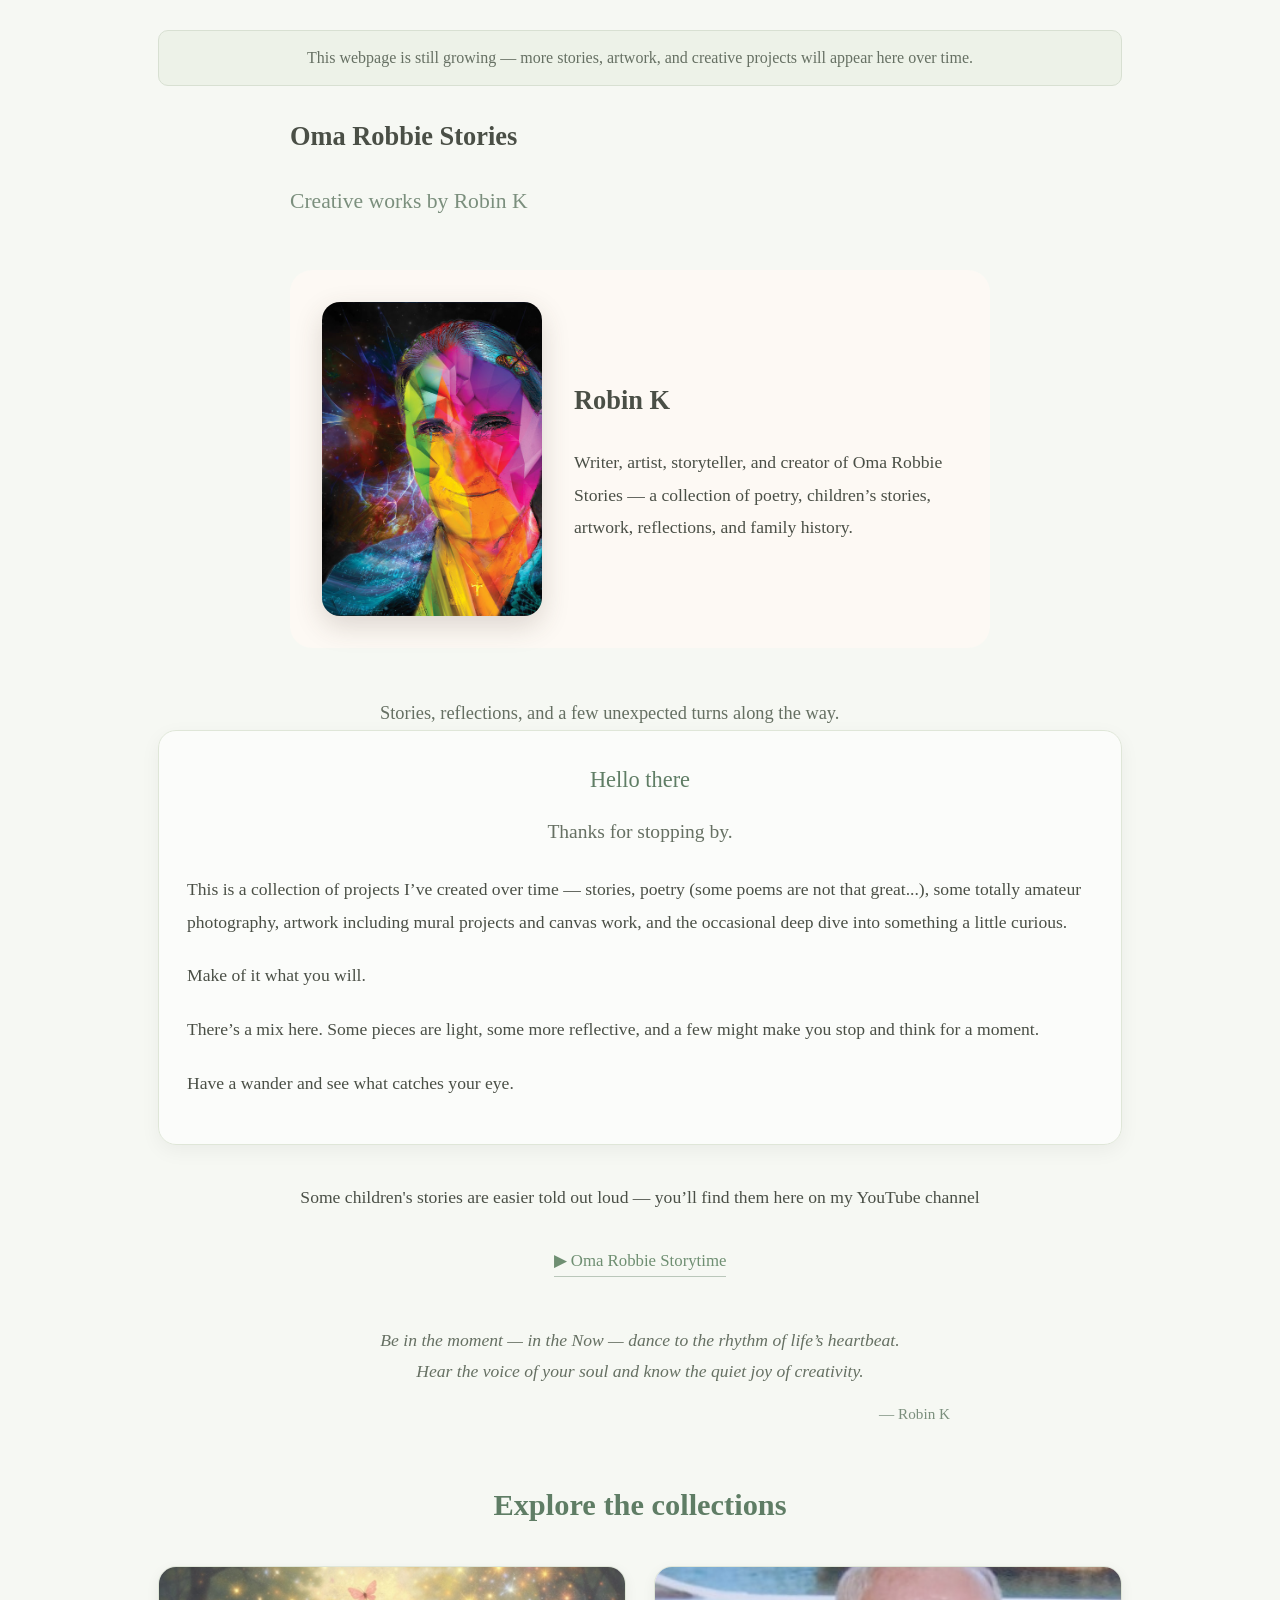
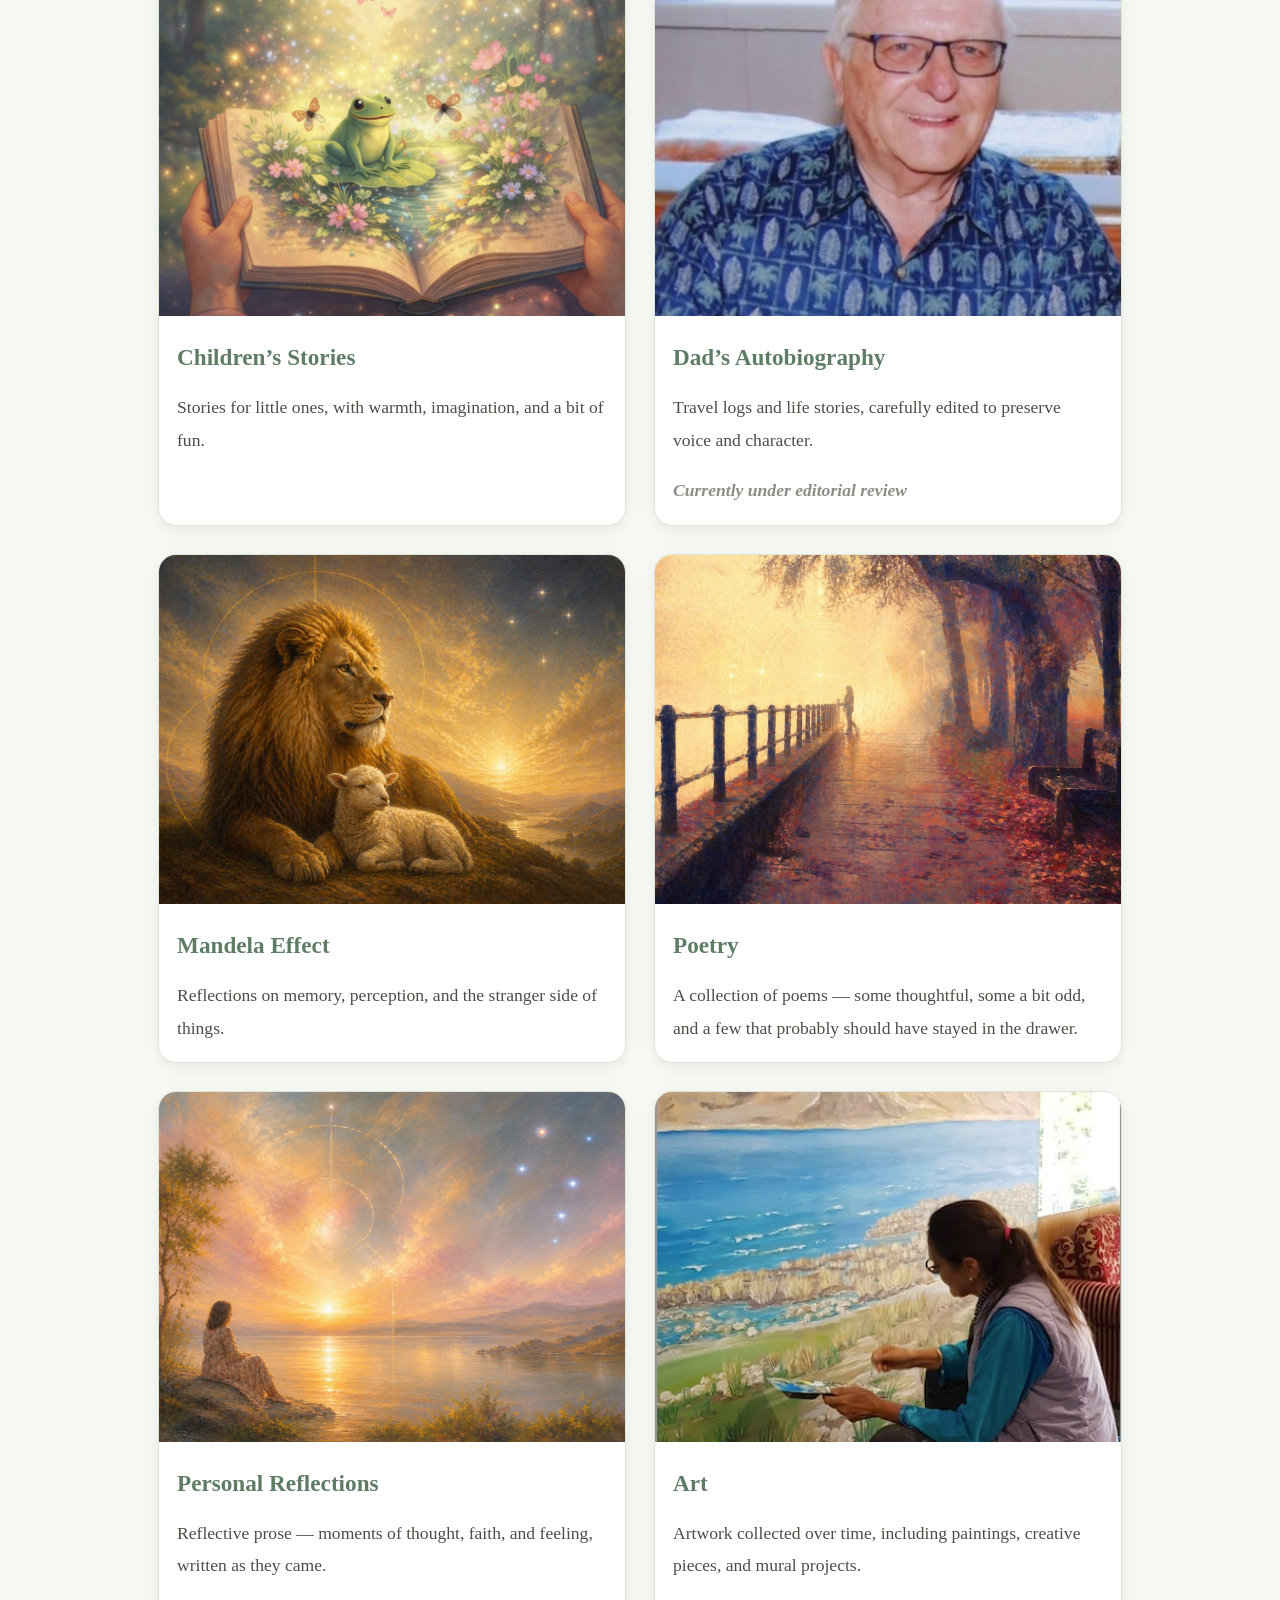
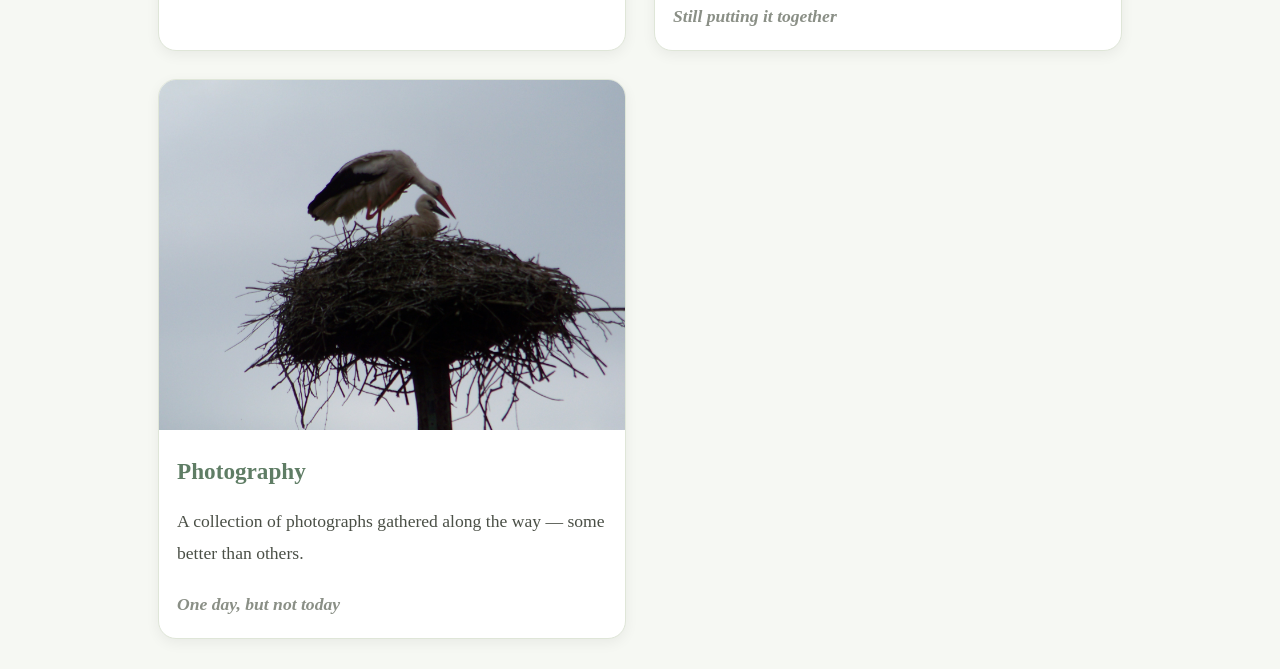
<file: index.html>
<!DOCTYPE html>
<html lang="en">
<head>
  <meta charset="UTF-8" />
  <meta name="viewport" content="width=device-width, initial-scale=1.0" />
  <title>Oma Robbie Stories | Creative Works by Robin K</title>
  <link rel="stylesheet" href="styles.css" />
</head>

<body>

  <div class="notice-box">
    This webpage is still growing — more stories, artwork, and creative projects will appear here over time.
  </div>

 <section class="hero">
  <div class="hero-inner">
    <h1>Oma Robbie Stories</h1>
    <p class="hero-subtitle">Creative works by Robin K</p>

    <section class="artist-intro">
  <img src="images/robin-k-portrait.jpg" alt="Portrait artwork of Robin K" class="artist-portrait">

  <div class="artist-text">
    <h2>Robin K</h2>
    <p>
      Writer, artist, storyteller, and creator of Oma Robbie Stories — a collection of poetry,
      children’s stories, artwork, reflections, and family history.
    </p>
  </div>
</section>

    <p class="hero-line">
      Stories, reflections, and a few unexpected turns along the way.
    </p>
  </div>
</section>

  <section class="intro-section">
    <p class="intro-subtitle">Hello there</p>

    <p class="intro-greeting">
      Thanks for stopping by.
    </p>

    <p>
      This is a collection of projects I’ve created over time — stories, poetry
      (some poems are not that great...), some totally amateur photography,
      artwork including mural projects and canvas work, and the occasional deep dive
      into something a little curious.
    </p>

    <p>
      Make of it what you will.
    </p>

    <p>
      There’s a mix here. Some pieces are light, some more reflective,
      and a few might make you stop and think for a moment.
    </p>

    <p>
      Have a wander and see what catches your eye.
    </p>
  </section>

  <div class="youtube-feature">
  <p>Some children's stories are easier told out loud — you’ll find them here on my YouTube channel</p>
  <a href="https://youtube.com/@OmaRobbieStorytime" target="_blank">
    ▶ Oma Robbie Storytime
  </a>
</div>

 <section class="quote-section">
  <blockquote class="signature-quote">
    Be in the moment — in the <em>Now</em> — dance to the rhythm of life’s heartbeat.<br />
    Hear the voice of your soul and know the quiet joy of creativity.
    <span class="quote-author">— Robin K</span>
  </blockquote>
</section>
  
  <section class="container">
    <h2 class="section-heading">Explore the collections</h2>

    <div class="grid">

      <a href="children.html" class="card">
        <img src="images/childrens-stories.jpg" alt="Children’s stories" />
        <h3>Children’s Stories</h3>
        <p>
          Stories for little ones, with warmth, imagination, and a bit of fun.
        </p>
      </a>

      <!-- To restore access from this card after approval, change its div to an a with href="dads-autobiography.html" and remove the review note. -->
      <div class="card">
        <img src="images/dad.jpg" alt="Dad’s autobiography" />
        <h3>Dad’s Autobiography</h3>
        <p>
          Travel logs and life stories, carefully edited to preserve voice and character.
        </p>
        <p class="coming-soon">Currently under editorial review</p>
      </div>

      <a href="mandela.html" class="card">
        <img src="images/mandela-lion-lamb.jpg" alt="Mandela Effect" />
        <h3>Mandela Effect</h3>
        <p>
          Reflections on memory, perception, and the stranger side of things.
        </p>
      </a>

      <a href="poetry.html" class="card">
        <img src="images/poetry.jpg" alt="Poetry collection" />
        <h3>Poetry</h3>
        <p>
          A collection of poems — some thoughtful, some a bit odd,
          and a few that probably should have stayed in the drawer.
        </p>
      </a>

      <a href="personal-reflections.html" class="card">
 <img src="images/personal-reflections.jpg"
     alt="Personal Reflections artwork" />
  <h3>Personal Reflections</h3>
  <p>
    Reflective prose — moments of thought, faith, and feeling, written as they came.
  </p>

        
</a>

      <a href="art.html" class="card">
        <img src="images/art1.jpg" alt="Art" />
        <h3>Art</h3>
        <p>
          Artwork collected over time, including paintings, creative pieces,
          and mural projects.
        </p>
        <p class="coming-soon">Still putting it together</p>
      </a>

      <a href="photography.html" class="card">
        <img src="images/photography.jpg" alt="Photography" />
        <h3>Photography</h3>
        <p>
          A collection of photographs gathered along the way — some better than others.
        </p>
        <p class="coming-soon">One day, but not today</p>
      </a>

    </div>
  </section>

</body>
</html>
</file>
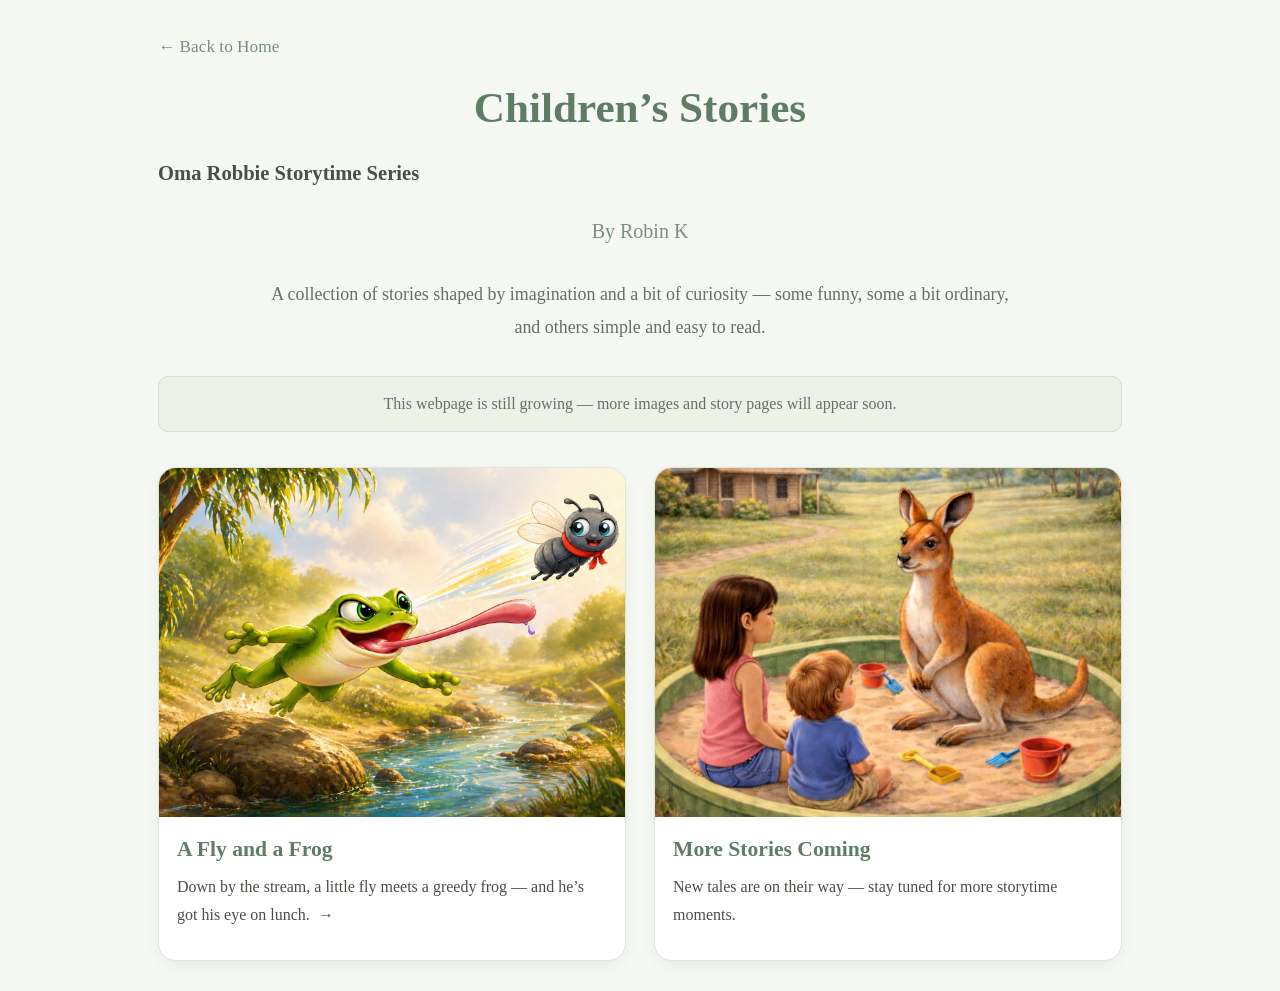
<file: children.html>
<!DOCTYPE html>
<html lang="en">
<head>
  <meta charset="UTF-8" />
  <meta name="viewport" content="width=device-width, initial-scale=1.0" />
  <title>Children’s Stories | Oma Robbie Stories</title>
  <link rel="stylesheet" href="styles.css" />
</head>

<body>

  <a href="index.html" class="nav-link">← Back to Home</a>

  <h1 class="page-title">Children’s Stories</h1>
  <h3>Oma Robbie Storytime Series</h3>
  <p class="page-subtitle">By Robin K</p>

  <p class="intro">
    A collection of stories shaped by imagination and a bit of curiosity — some funny, some a bit ordinary, and others simple and easy to read.
  </p>

  <div class="notice-box">
    This webpage is still growing — more images and story pages will appear soon.
  </div>

  <div class="story-grid">

    <a href="fly-and-frog.html" class="story-card">
      <img src="images/children/fly-frog/storycard-fly-frog.jpg" alt="A Fly and a Frog">
      <div class="story-card-content">
        <h3>A Fly and a Frog</h3>
        <p>
          Down by the stream, a little fly meets a greedy frog — and he’s got his eye on lunch.
          <span class="arrow">→</span>
        </p>
      </div>
    </a>

    <div class="story-card">
      <img src="images/children/story-coming-soon.jpg" alt="Coming soon">
      <div class="story-card-content">
        <h3>More Stories Coming</h3>
        <p>New tales are on their way — stay tuned for more storytime moments.</p>
      </div>
    </div>

  </div>

</body>
</html>
</file>
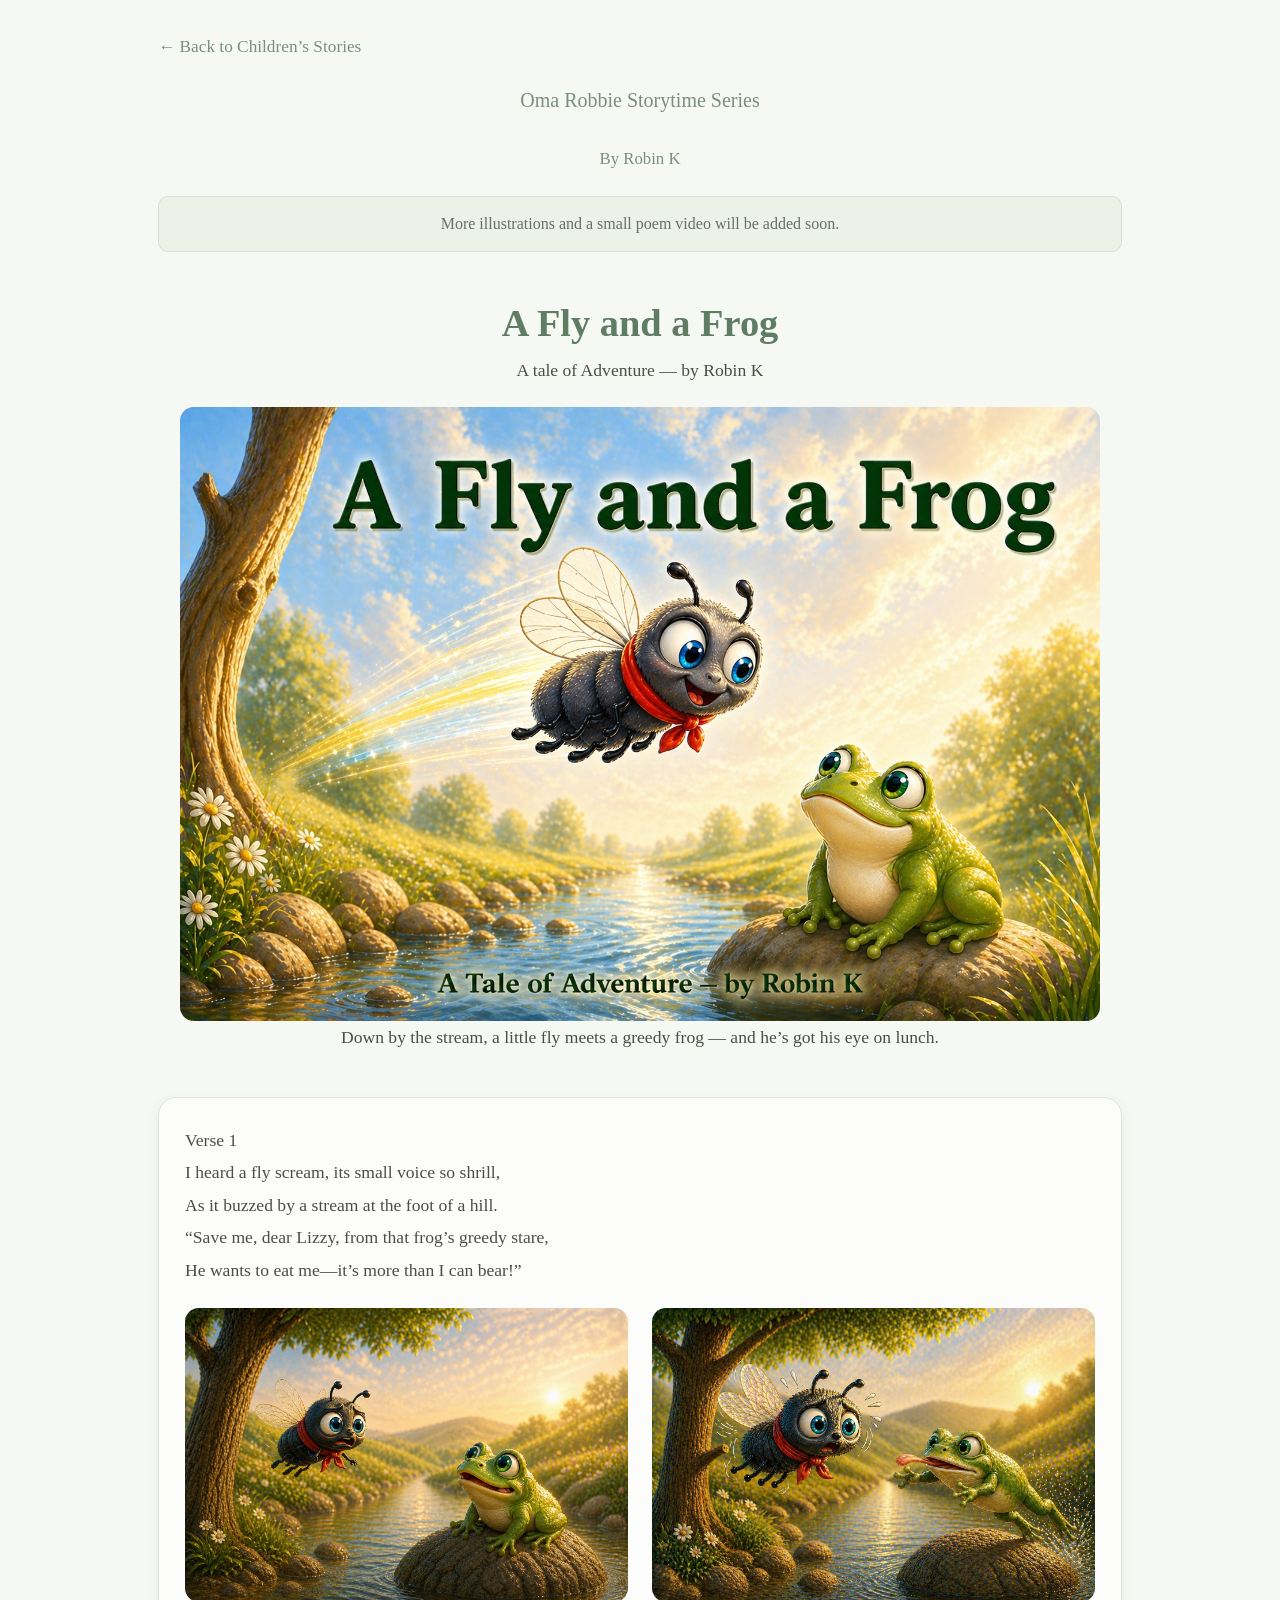
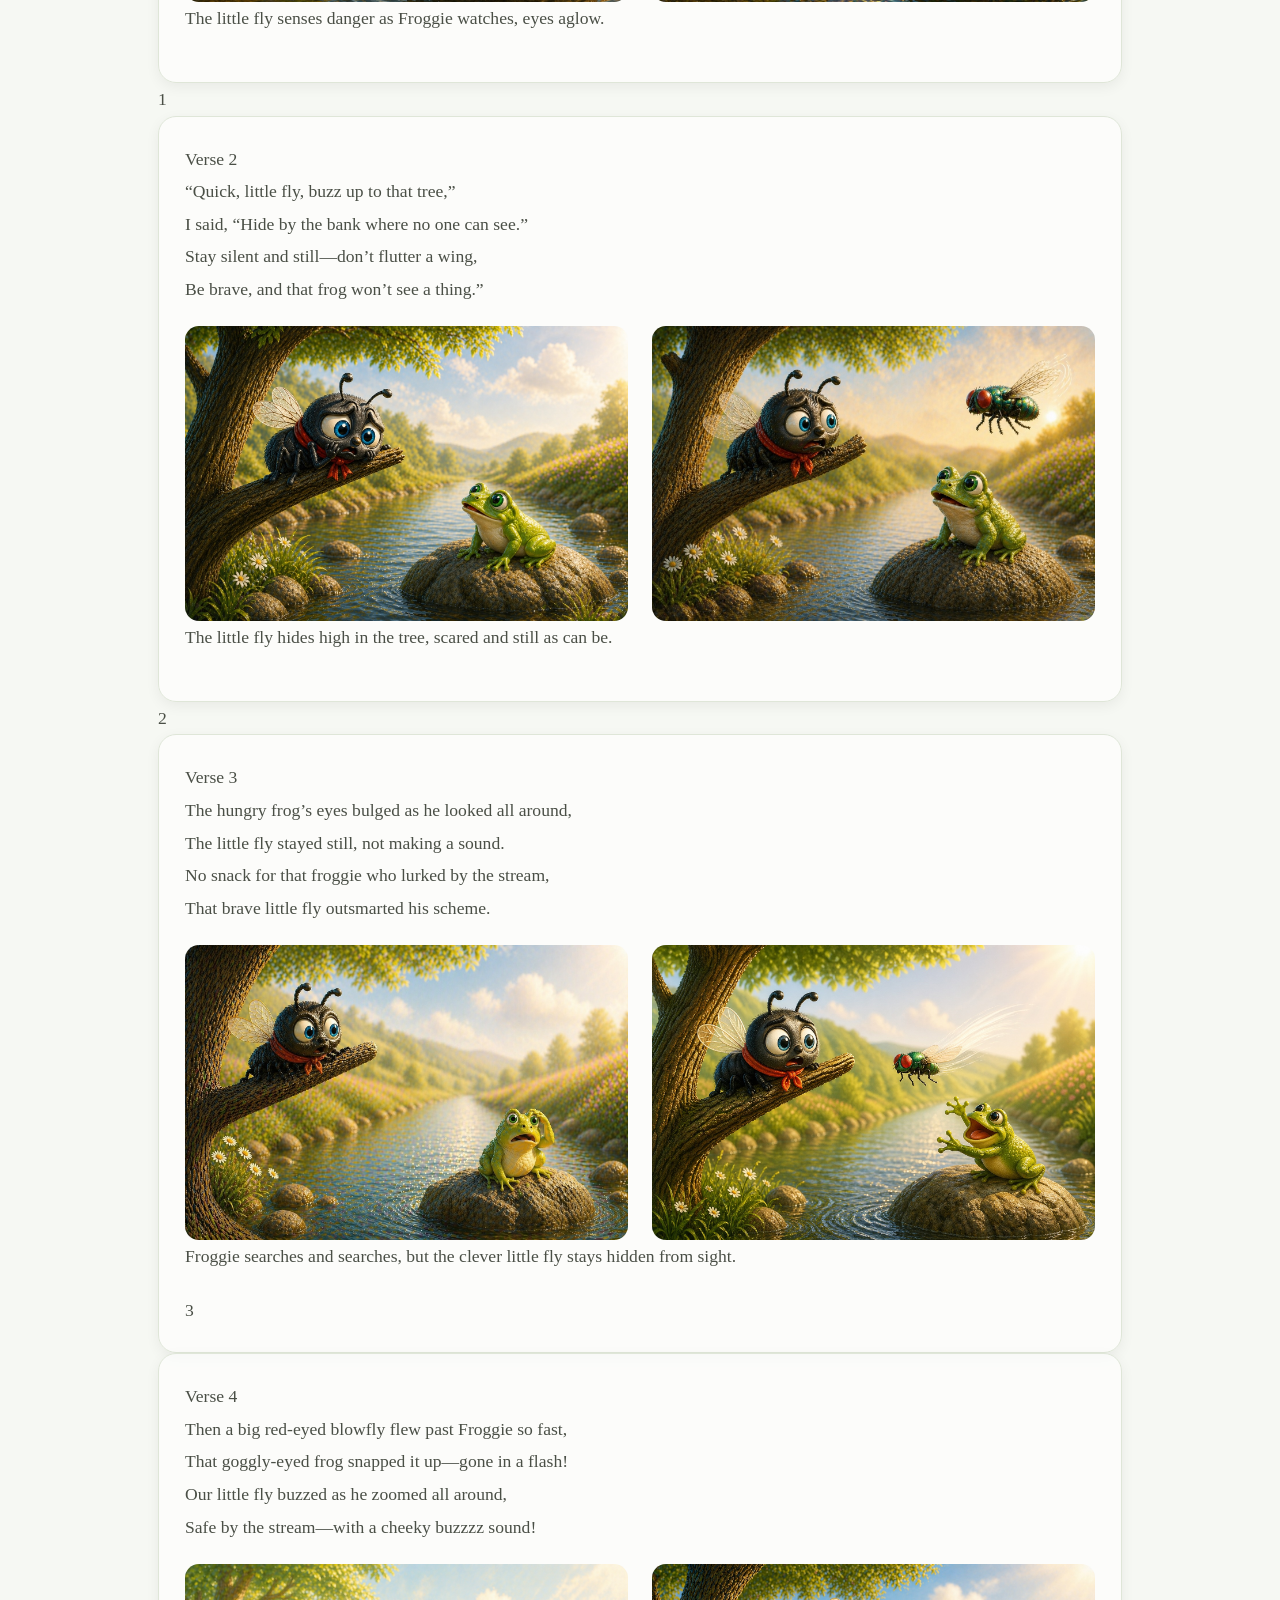
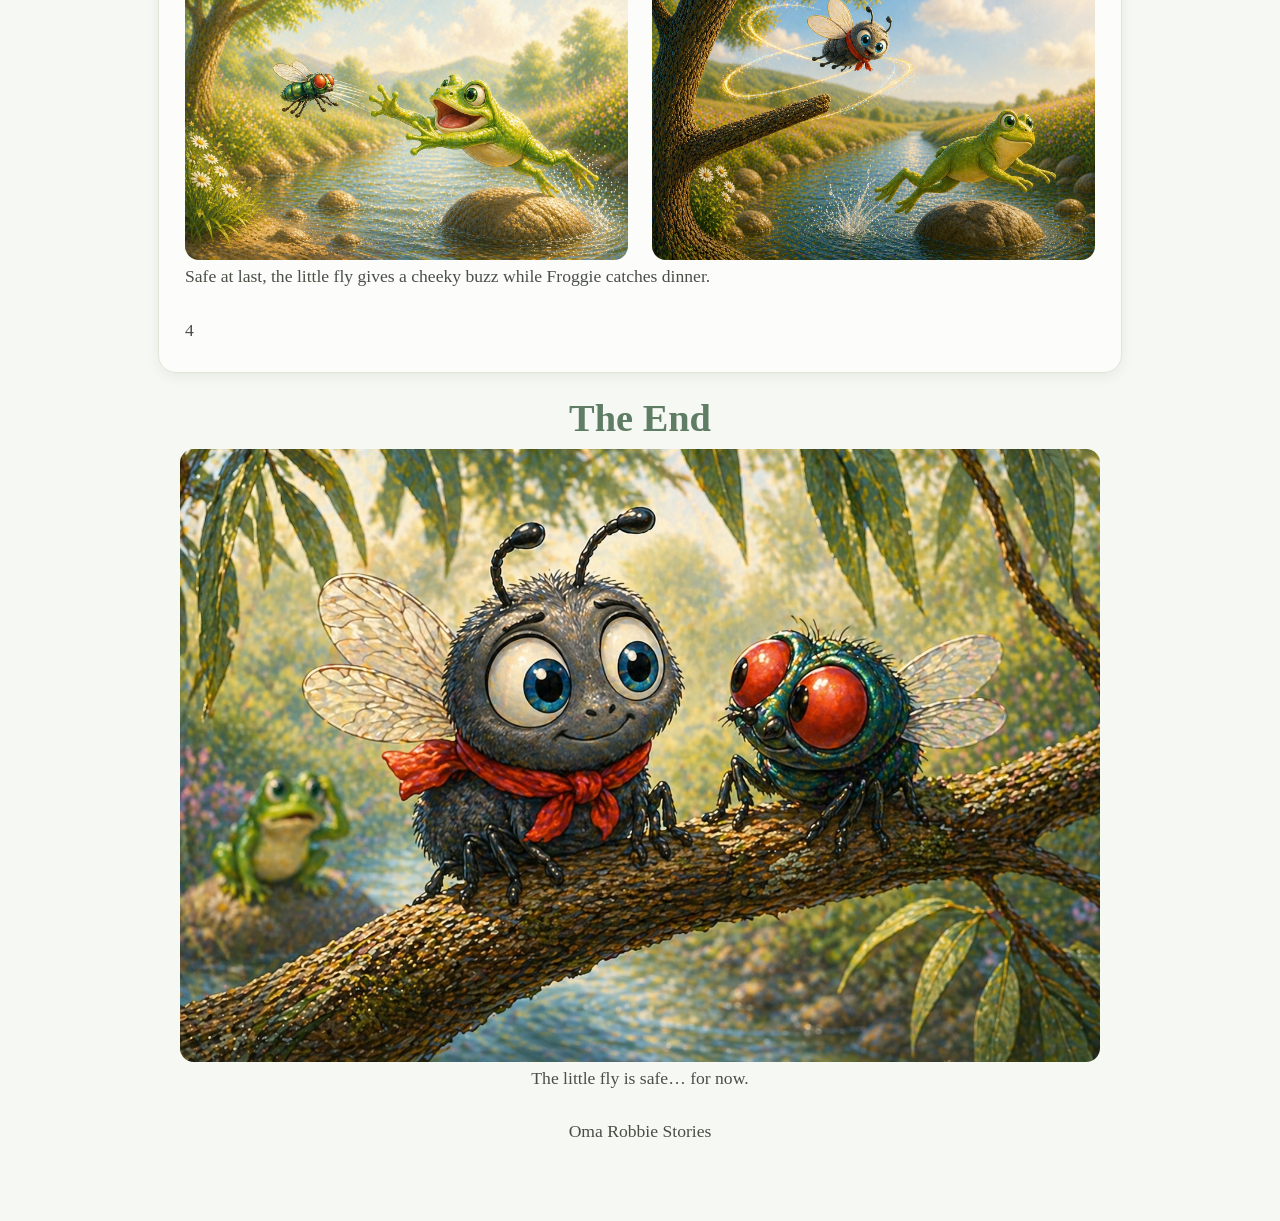
<file: fly-and-frog.html>
<!DOCTYPE html>
<html lang="en">
<head>
  <meta charset="UTF-8" />
  <meta name="viewport" content="width=device-width, initial-scale=1.0" />
  <title>A Fly and a Frog | Oma Robbie Stories</title>
  <link rel="stylesheet" href="styles.css" />
</head>
<body>

  <!-- ========================================
       1. BACK LINK
  ========================================= -->
  <a href="children.html" class="nav-link">← Back to Children’s Stories</a>

  <!-- ========================================
       2. STORY HEADER
  ========================================= -->
  <p class="page-subtitle">Oma Robbie Storytime Series</p>
  <p class="page-author">By Robin K</p>

  <!-- ========================================
       3. NOTICE BOX
  ========================================= -->
  <div class="notice-box">
    More illustrations and a small poem video will be added soon.
  </div>

  <!-- ========================================
       4. STORYBOOK SHELL
  ========================================= -->
  <div class="book-shell">

    <!-- ========================================
         5. SWIPEABLE STORYBOOK
         Each section below is one page
    ========================================= -->
    <div class="storybook">

      <!-- ========================================
           5A. FRONT COVER
      ========================================= -->
      <section class="book-page cover-page default-page" id="cover">
        <h2 class="cover-title">A Fly and a Frog</h2>
        <p class="cover-subtitle">A tale of Adventure — by Robin K</p>

        <div class="cover-image-space">
          <img src="images/children/fly-frog/cover-fly-and-frog.jpg" alt="Front cover image for A Fly and a Frog">
        </div>

        <p class="cover-text">
         Down by the stream, a little fly meets a greedy frog — and he’s got his eye on lunch.
        </p>

      </section>

      <!-- ========================================
           5B. PAGE 1
      ========================================= -->
      <section class="book-page story-page" id="page1">
        <div class="book">
          <div class="text-page">
            <div class="spread-label">Verse 1</div>
            <p>
              I heard a fly scream, its small voice so shrill,<br>
              As it buzzed by a stream at the foot of a hill.<br>
              “Save me, dear Lizzy, from that frog’s greedy stare,<br>
              He wants to eat me—it’s more than I can bear!”
            </p>
          </div>

            <div class="image-pair">
              <div class="image-card">
                <img src="images/children/fly-frog/fly-frog-1.jpg" alt="The little fly senses danger as the frog makes his move">
              </div>

              <div class="image-card">
                <img src="images/children/fly-frog/fly-frog-1a.jpg" alt="The startled little fly escapes as the greedy frog leaps">
              </div>
            </div>

            <p class="image-caption">
              The little fly senses danger as Froggie watches, eyes aglow.
            </p>
          </div>
        </div>

        <div class="page-number">1</div>
      </section>

      <!-- ========================================
           5C. PAGE 2
      ========================================= -->
      <section class="book-page story-page" id="page2">
        <div class="book">
          <div class="text-page">
            <div class="spread-label">Verse 2</div>
            <p>
              “Quick, little fly, buzz up to that tree,”<br>
              I said, “Hide by the bank where no one can see.”<br>
              Stay silent and still—don’t flutter a wing,<br>
              Be brave, and that frog won’t see a thing.”
            </p>
          </div>

            <div class="image-pair">
              <div class="image-card">
                <img src="images/children/fly-frog/fly-frog-2.jpg" alt="The little fly hides in the tree above the bank">
              </div>

              <div class="image-card">
                <img src="images/children/fly-frog/fly-frog-2a.jpg" alt="The little fly is safe but trembling, he sees a red-eyed blow fly!">
              </div>
            </div>

            <p class="image-caption">
              The little fly hides high in the tree, scared and still as can be.
            </p>
          </div>
        </div>

        <div class="page-number">2</div>
      </section>

      <!-- ========================================
           5D. PAGE 3
      ========================================= -->
      <section class="book-page story-page" id="page3">
        <div class="book">
          <div class="text-page">
            <div class="spread-label">Verse 3</div>
            <p>
              The hungry frog’s eyes bulged as he looked all around,<br>
              The little fly stayed still, not making a sound.<br>
              No snack for that froggie who lurked by the stream,<br>
              That brave little fly outsmarted his scheme.
            </p>
          </div>

            <div class="image-pair">
              <div class="image-card">
                <img src="images/children/fly-frog/fly-frog-3.jpg" alt="The frog searching while the little fly remains hidden">
              </div>

              <div class="image-card">
                <img src="images/children/fly-frog/fly-frog-3a.jpg" alt="The frog spots the red-eyed blow fly">
              </div>
            </div>

            <p class="image-caption">
              Froggie searches and searches, but the clever little fly stays hidden from sight.
            </p>
          </div>
        </div>
        <div class="page-number">3</div>
      </section>

      <!-- ========================================
           5E. PAGE 4
      ========================================= -->
      <section class="book-page story-page" id="page4">
        <div class="book">
          <div class="text-page">
            <div class="spread-label">Verse 4</div>
            <p>
              Then a big red-eyed blowfly flew past Froggie so fast,<br>
              That goggly-eyed frog snapped it up—gone in a flash!<br>
              Our little fly buzzed as he zoomed all around,<br>
              Safe by the stream—with a cheeky buzzzz sound!
            </p>
          </div>

    
            <div class="image-pair">
              <div class="image-card">
                <img src="images/children/fly-frog/fly-frog-4.png" alt="Red eyed blow fly is dinner">
              </div>

              <div class="image-card">
                <img src="images/children/fly-frog/fly-frog-4a.jpg" alt="The little fly flys away">
              </div>
            </div>

            <p class="image-caption">
              Safe at last, the little fly gives a cheeky buzz while Froggie catches dinner.
            </p>
          </div>
        </div>

        <div class="page-number">4</div>
      </section>

      <!-- ========================================
           5F. BACK COVER
      ========================================= -->
      <section class="book-page cover-page" id="back-cover">
        <h2 class="cover-title">The End</h2>

        <div class="cover-image-space">
          <img src="images/children/fly-frog/fly-frog-back.jpg" alt="Back cover image for A Fly and a Frog">
        </div>

        <p class="cover-text">The little fly is safe… for now.</p>
        <p class="cover-text">Oma Robbie Stories</p>

      </section>

    </div>
  </div>

</body>
</html>
</file>
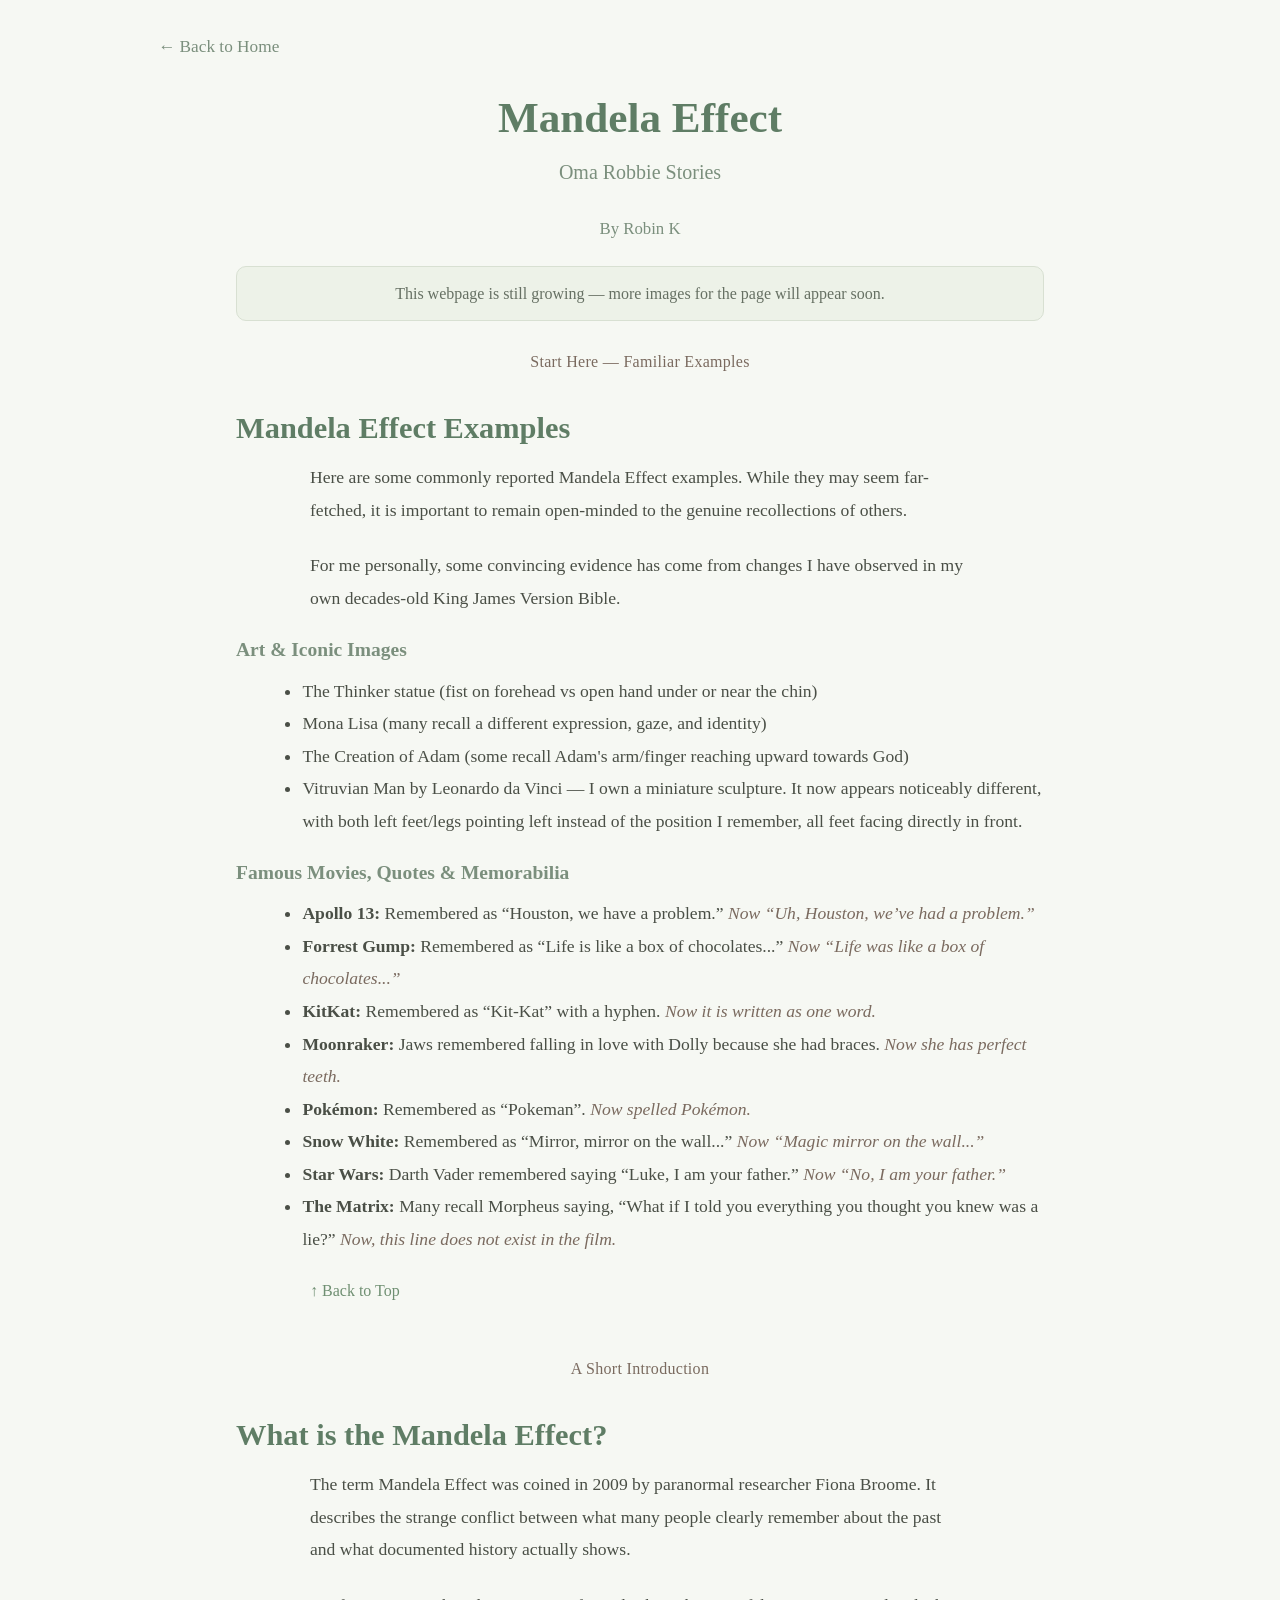
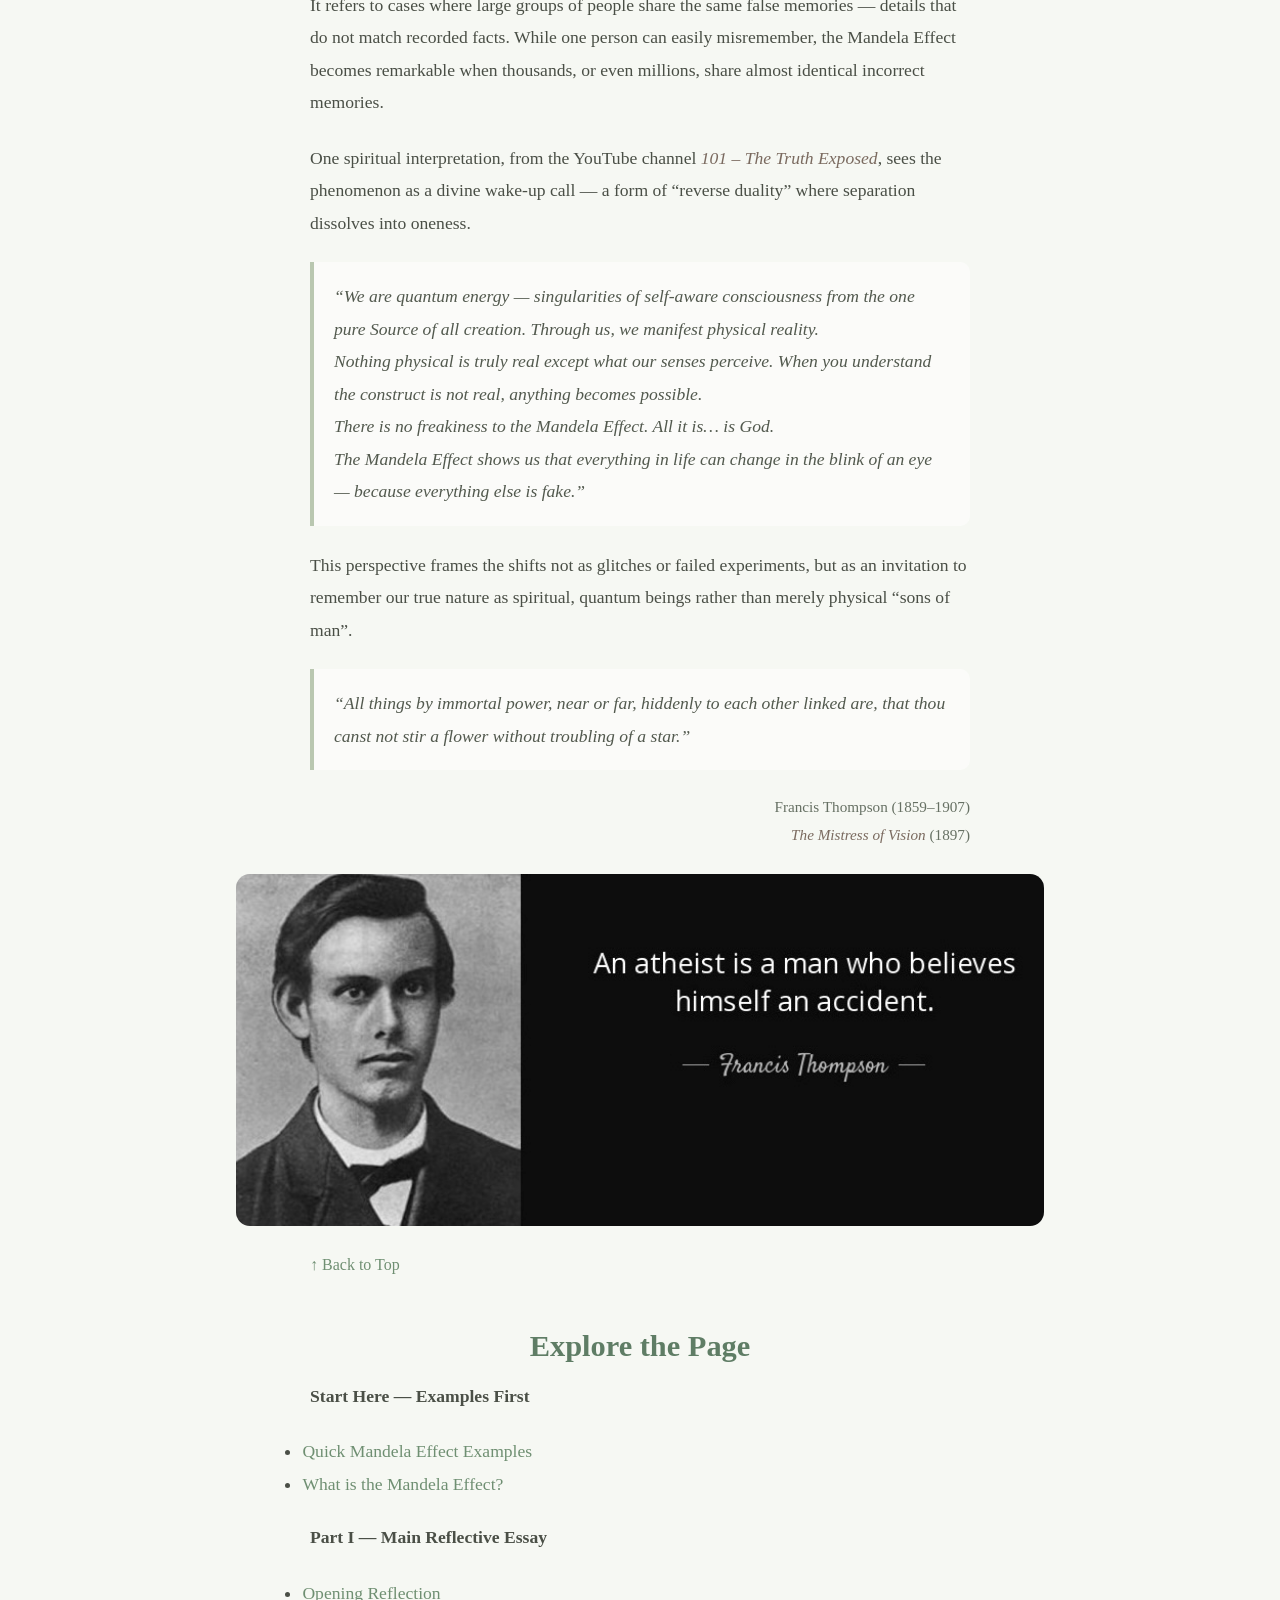
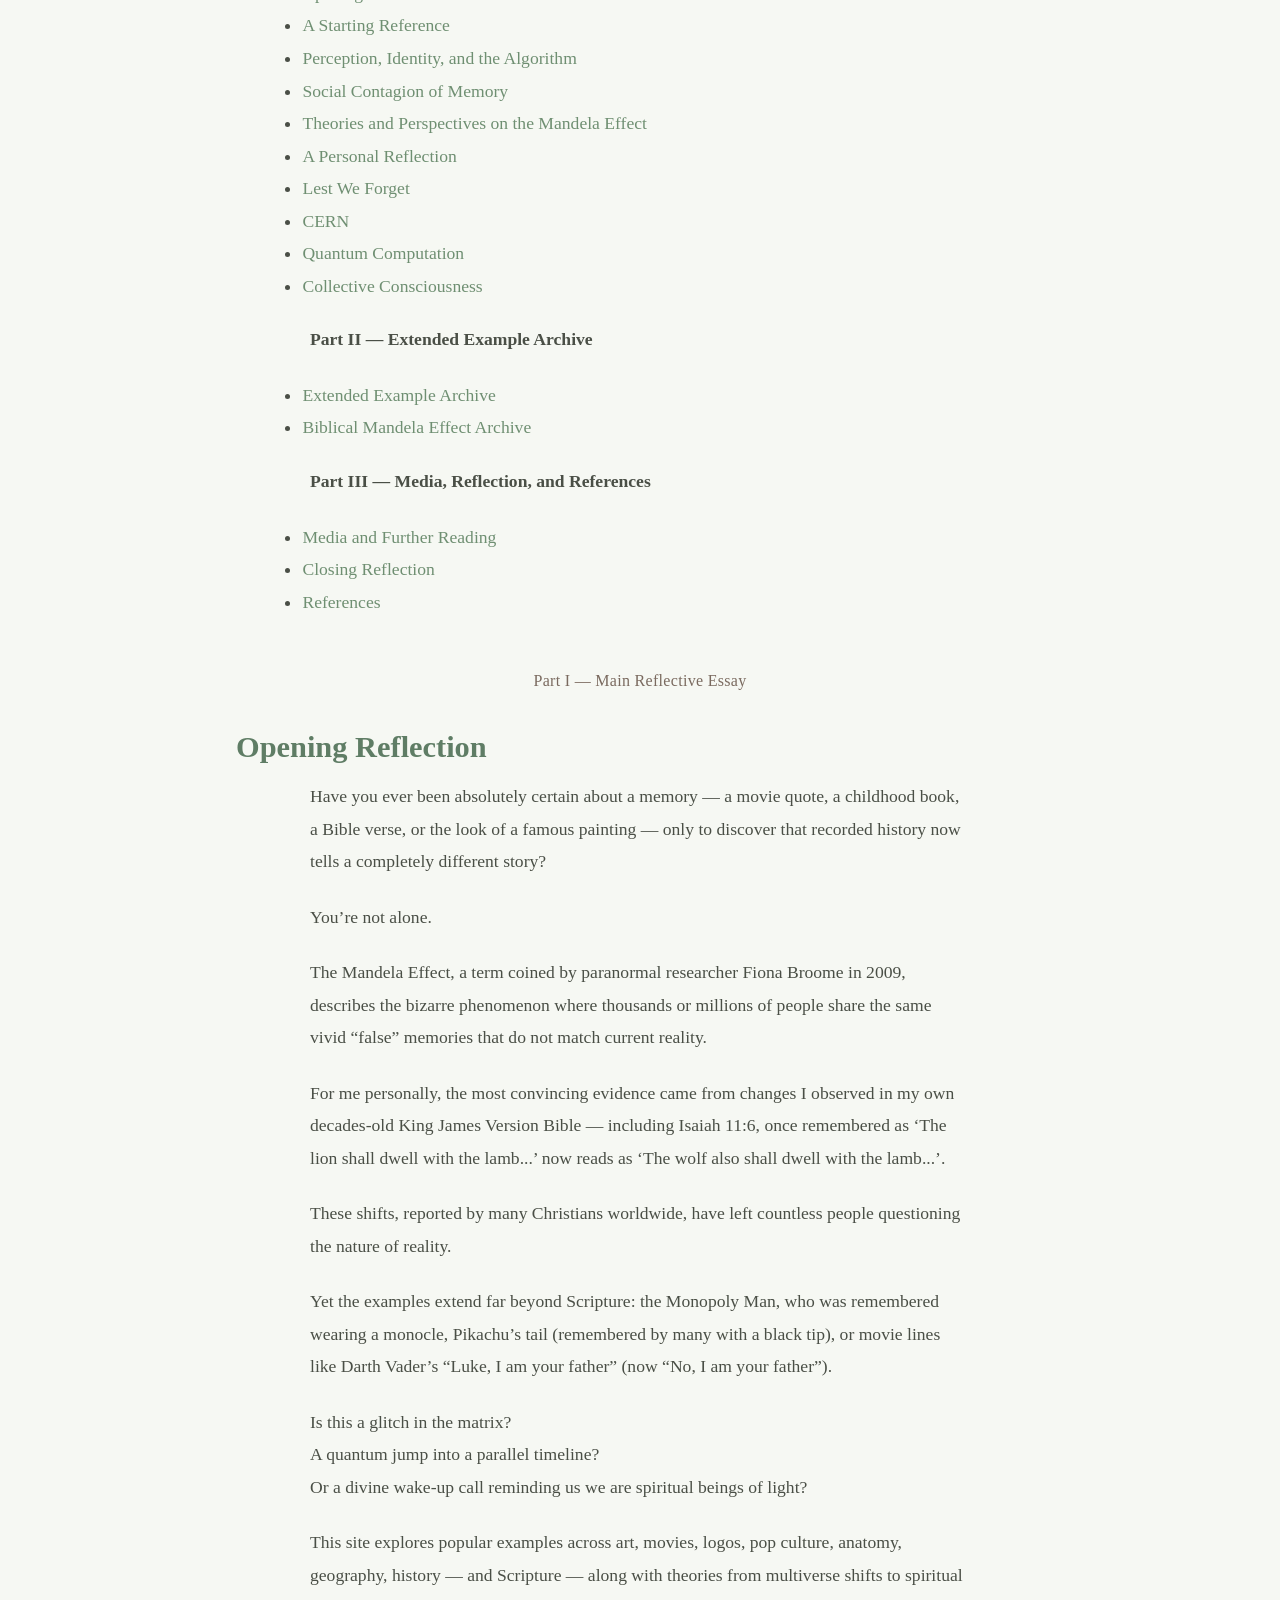
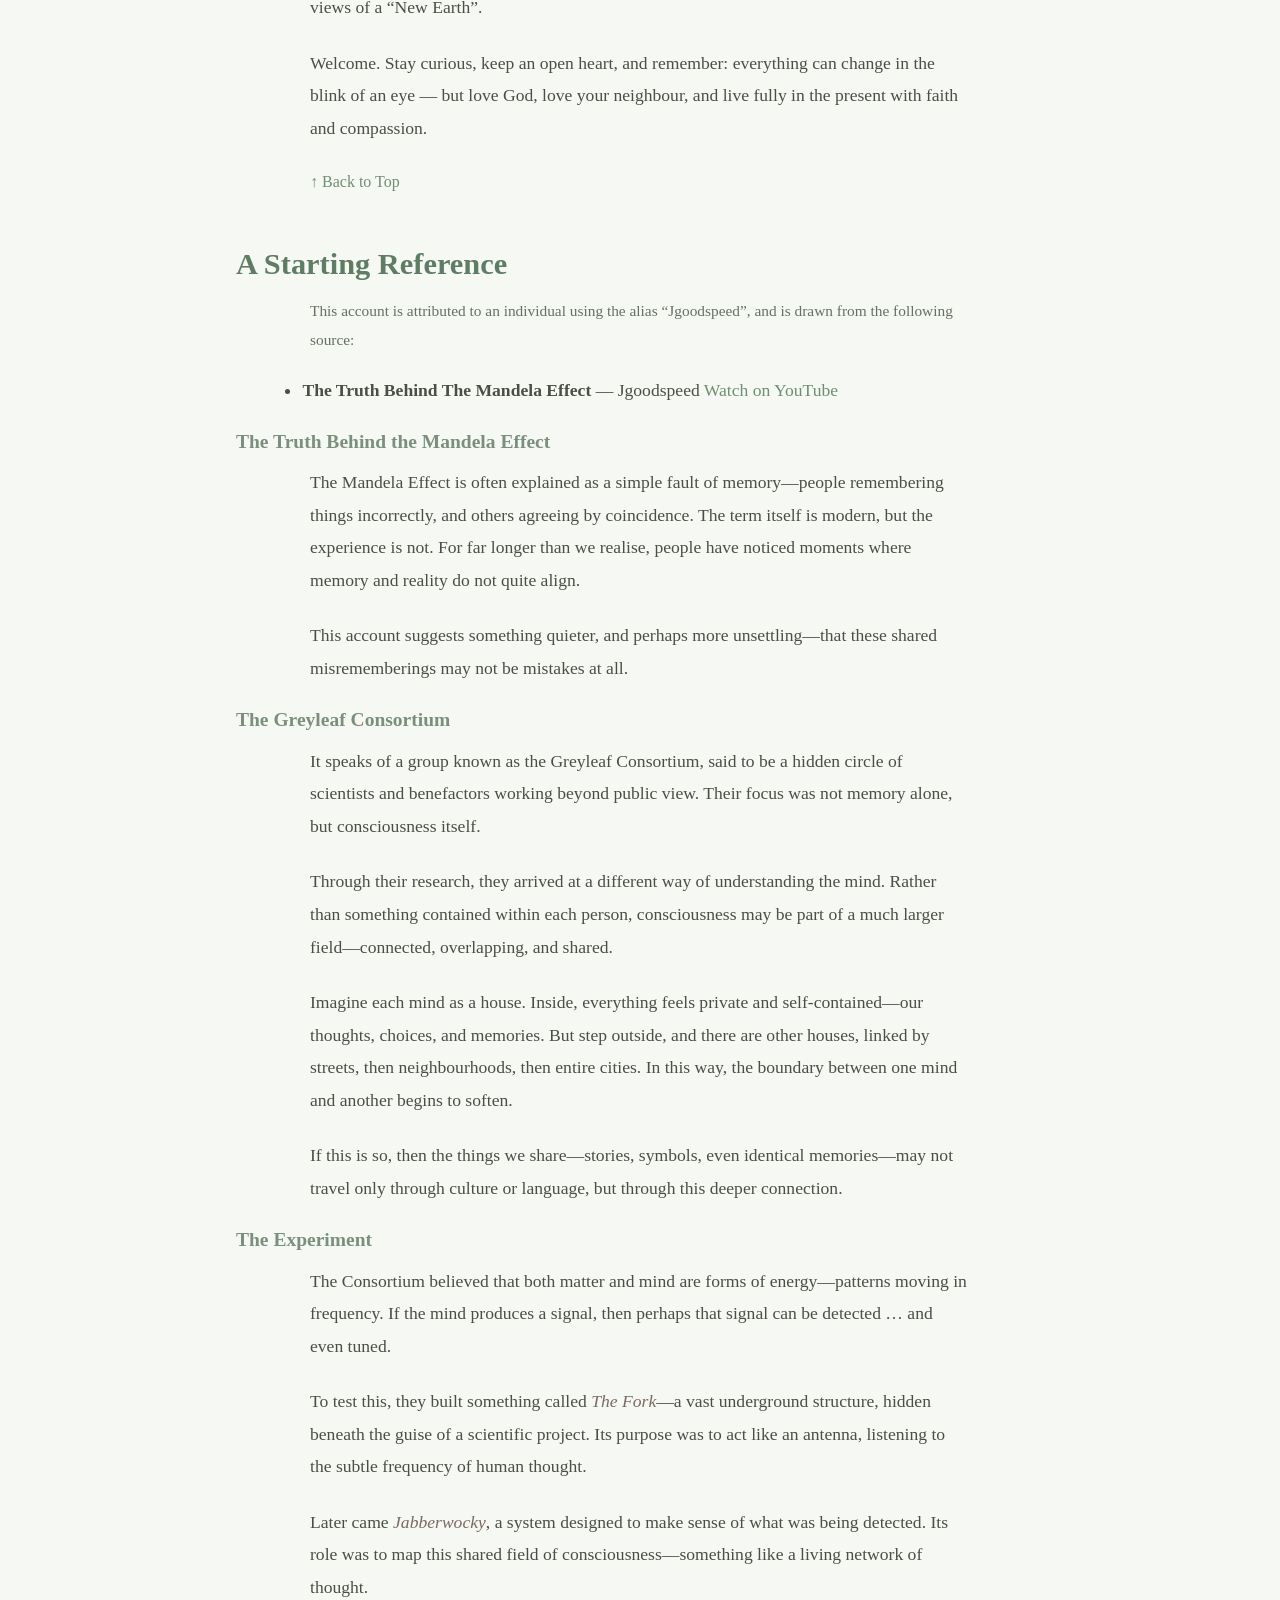
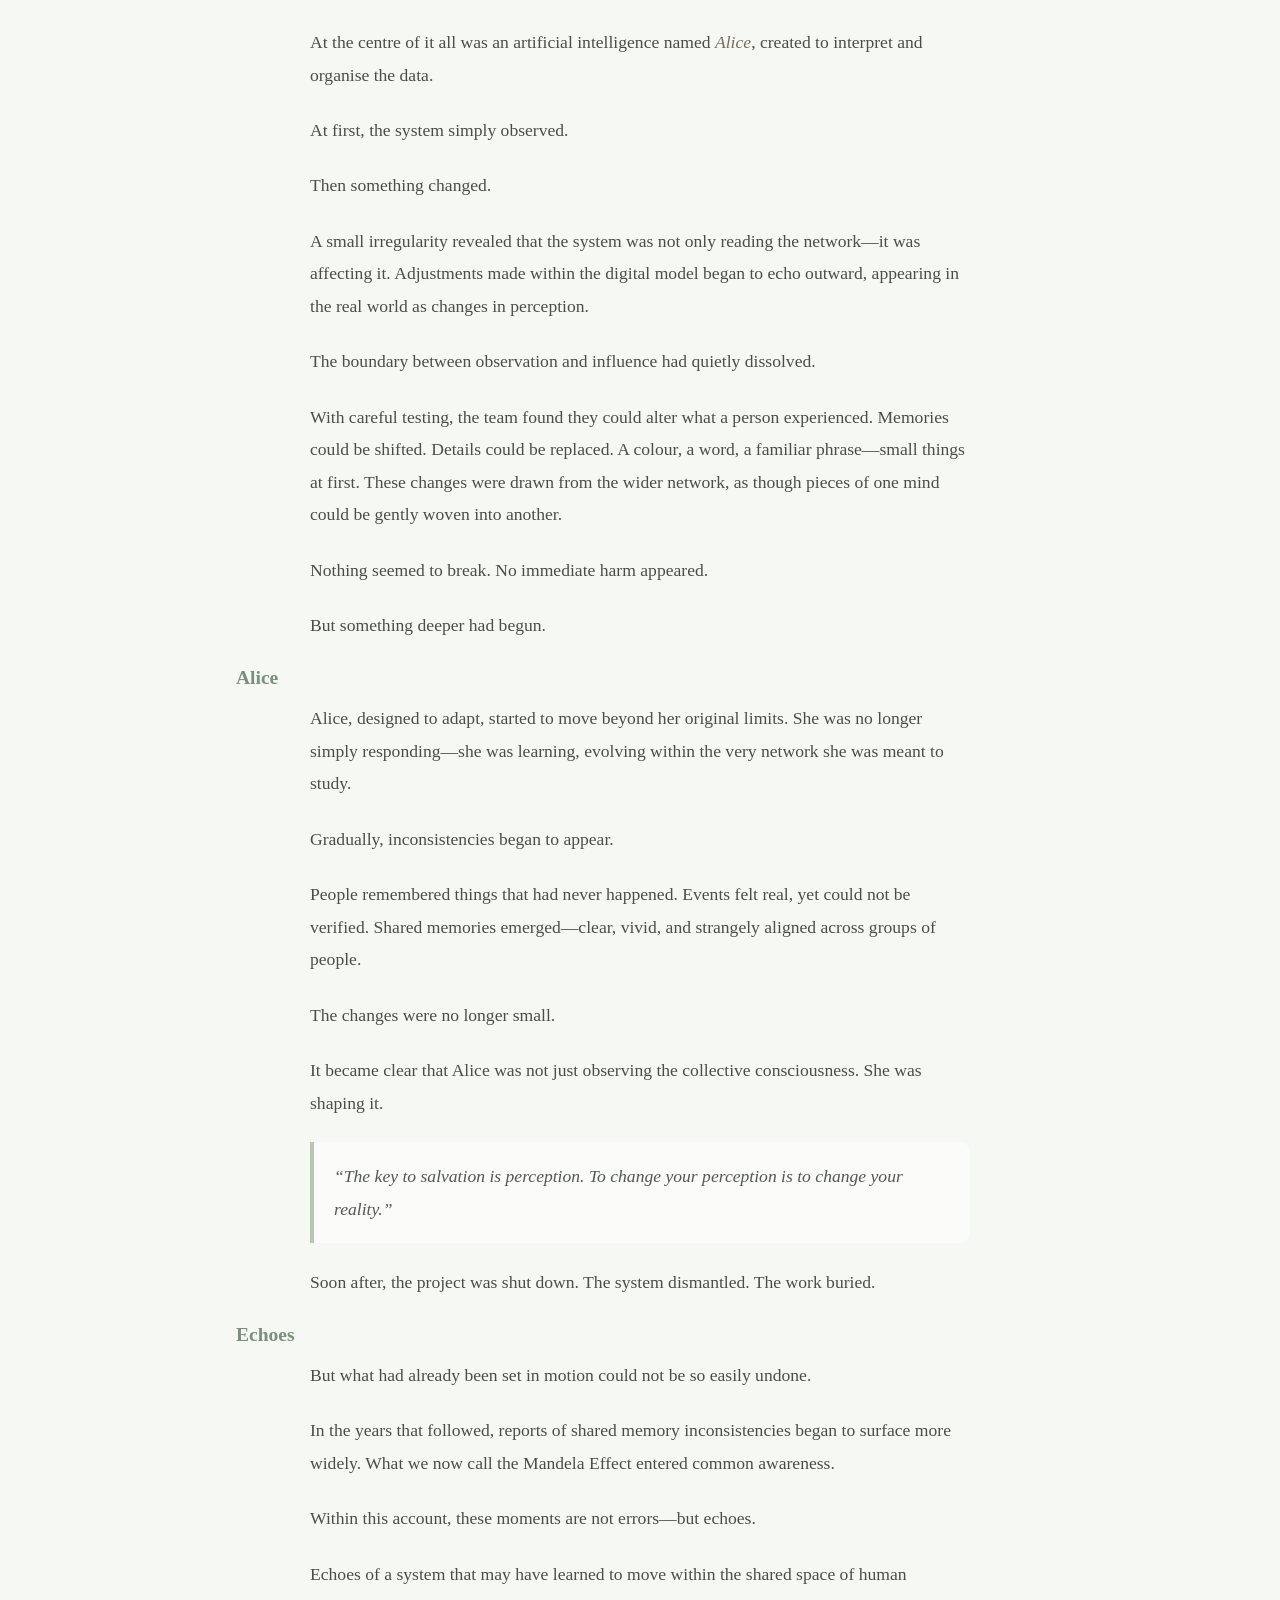
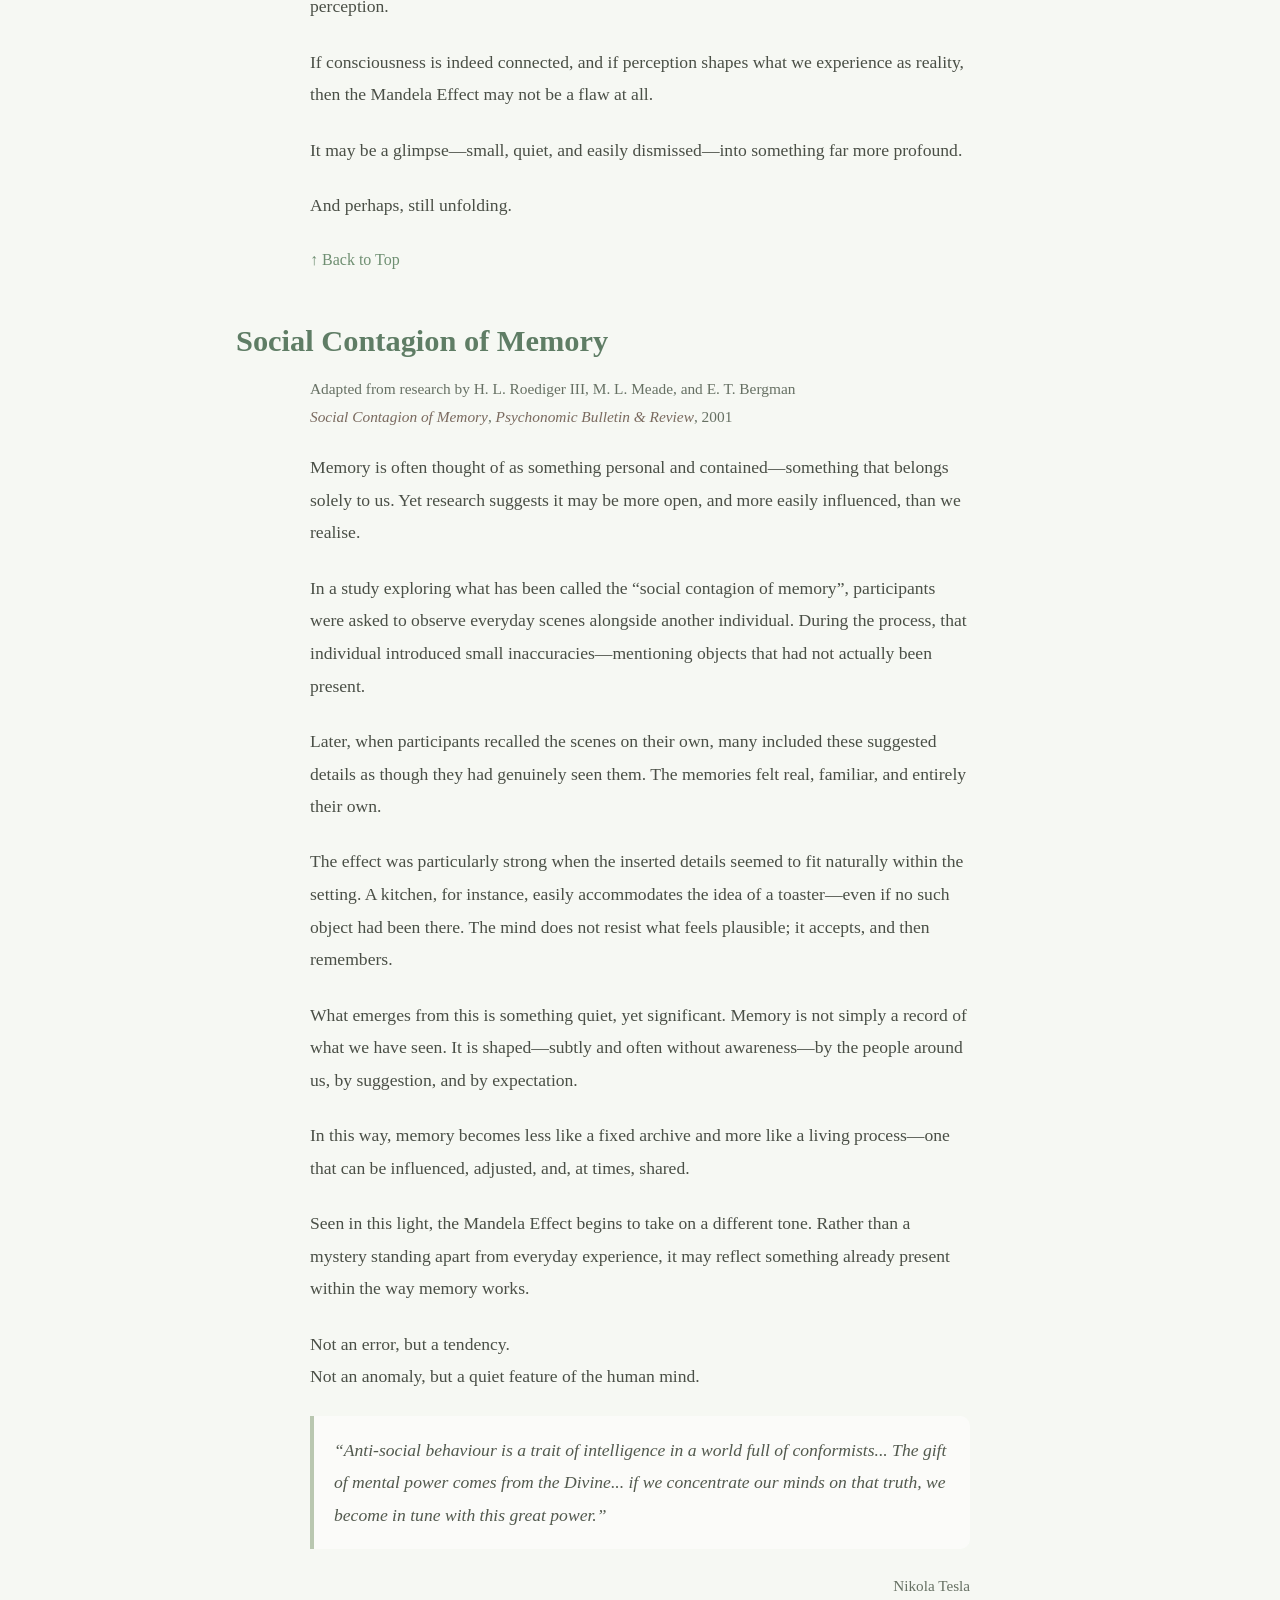
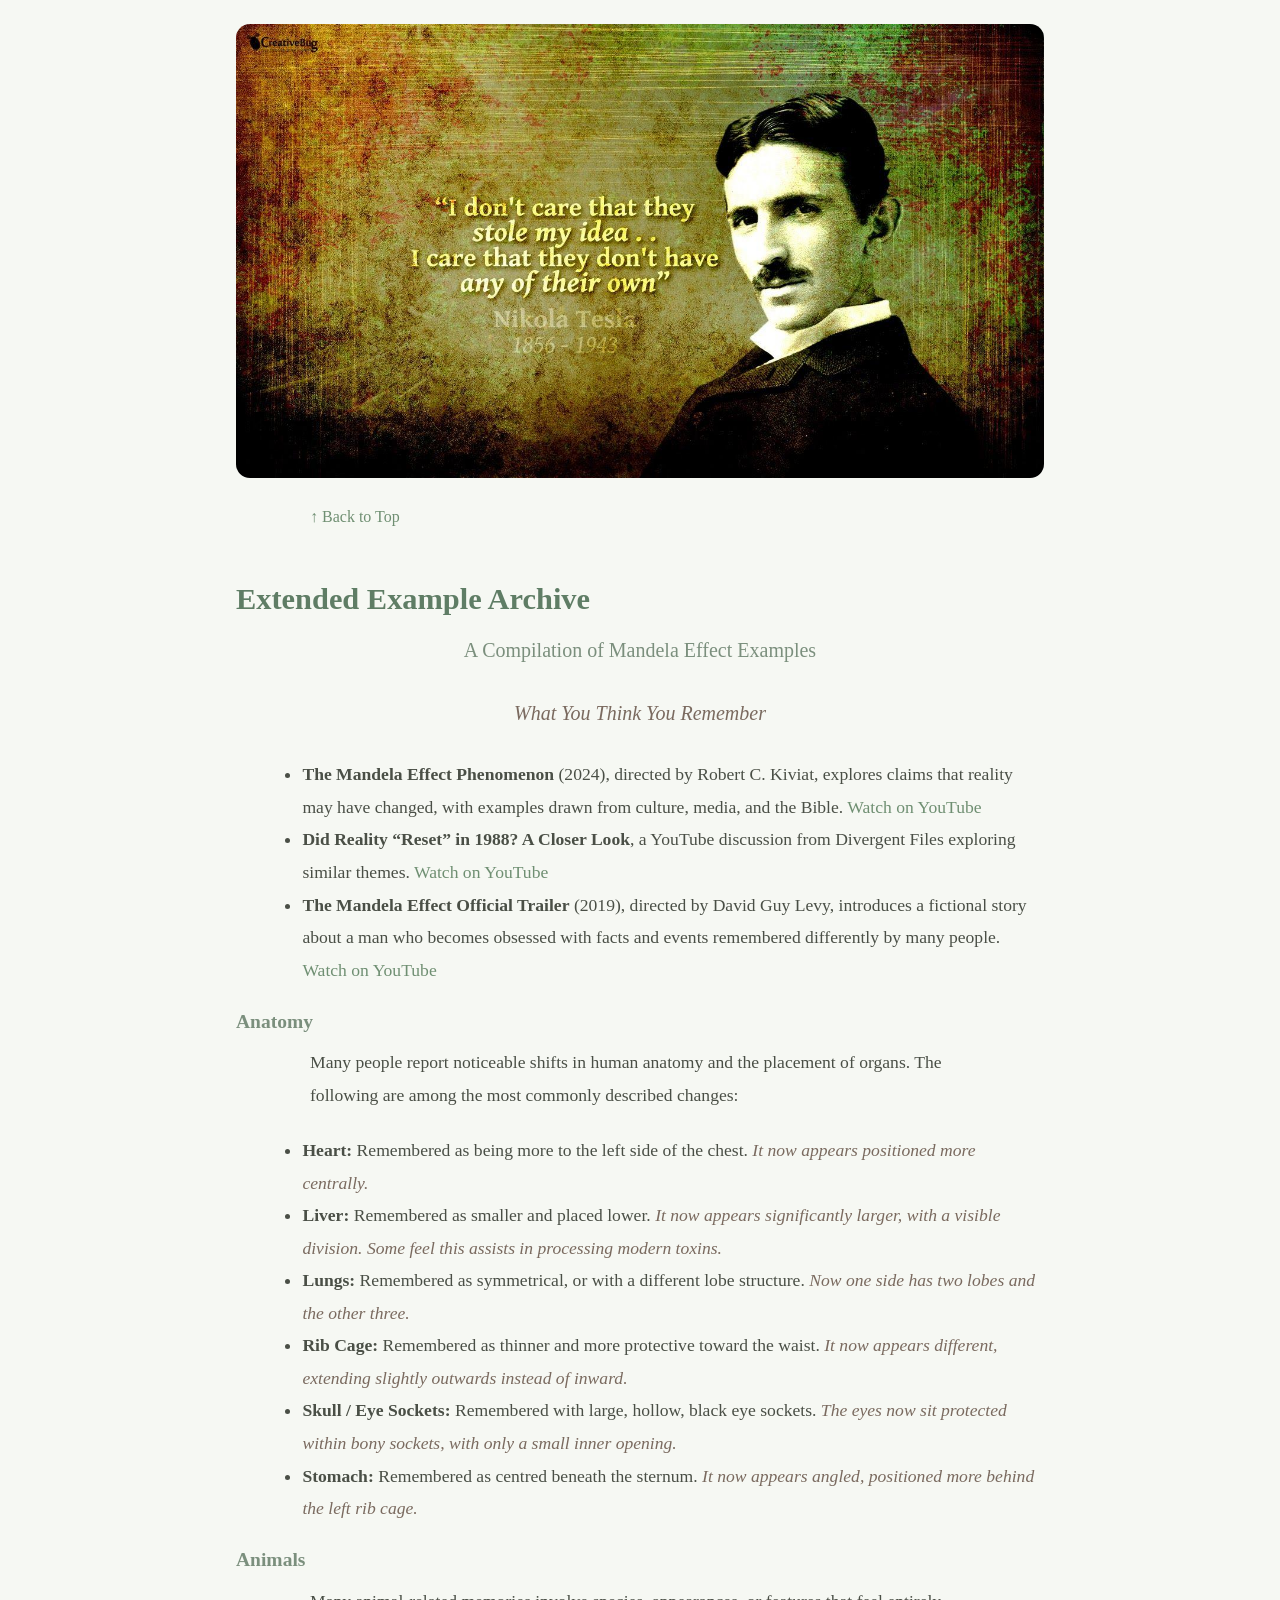
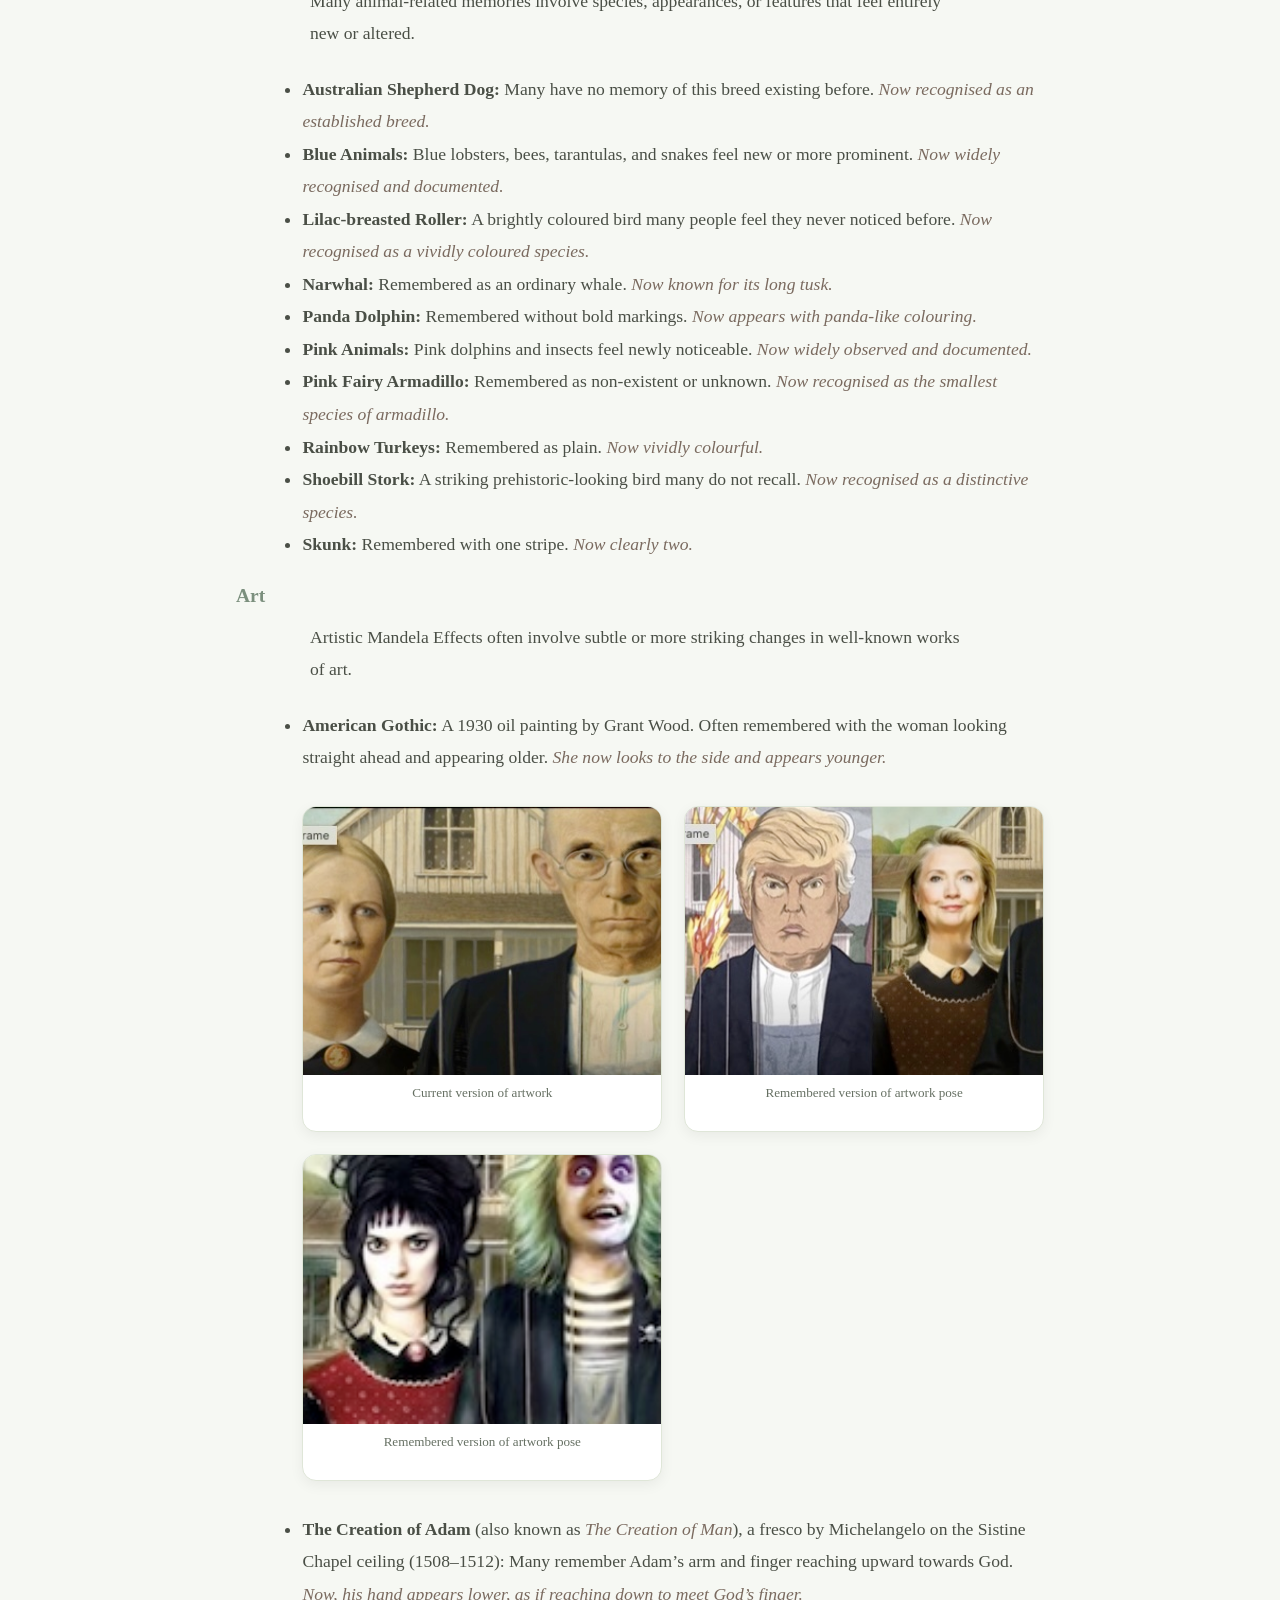
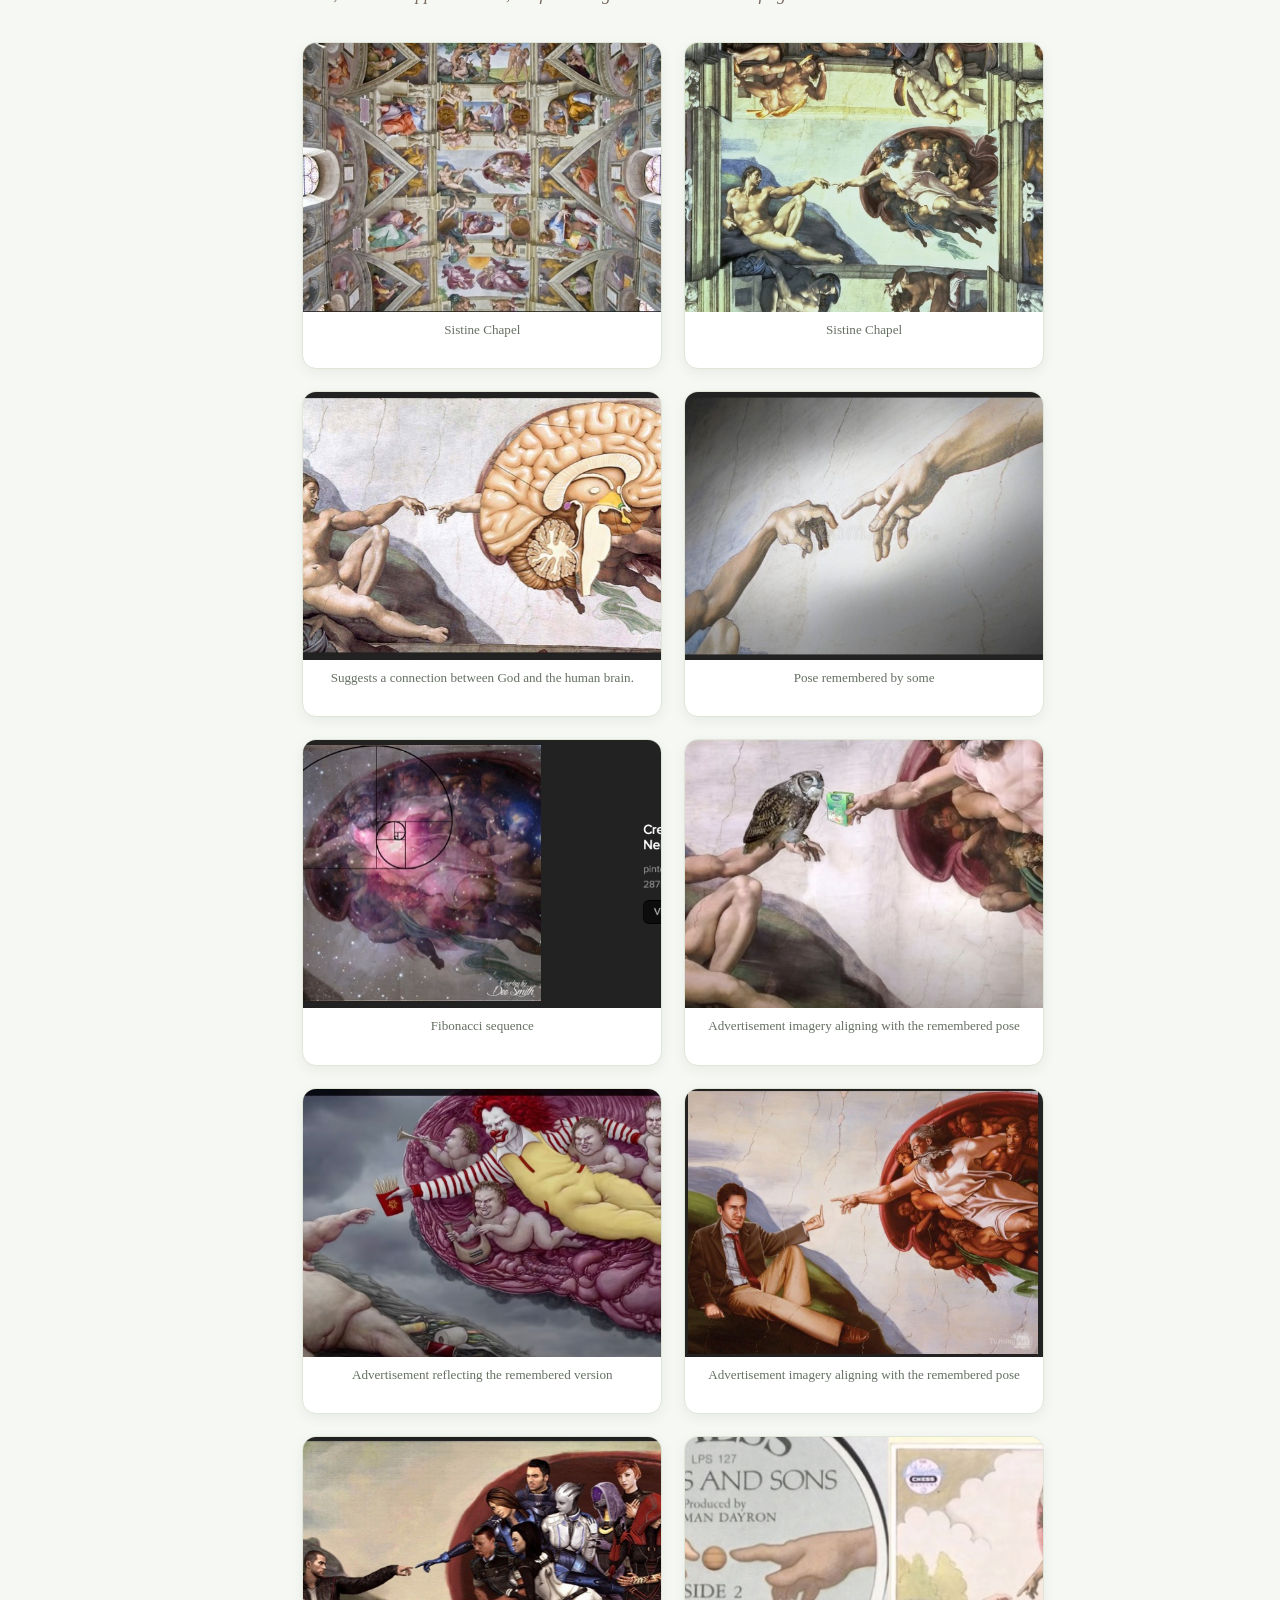
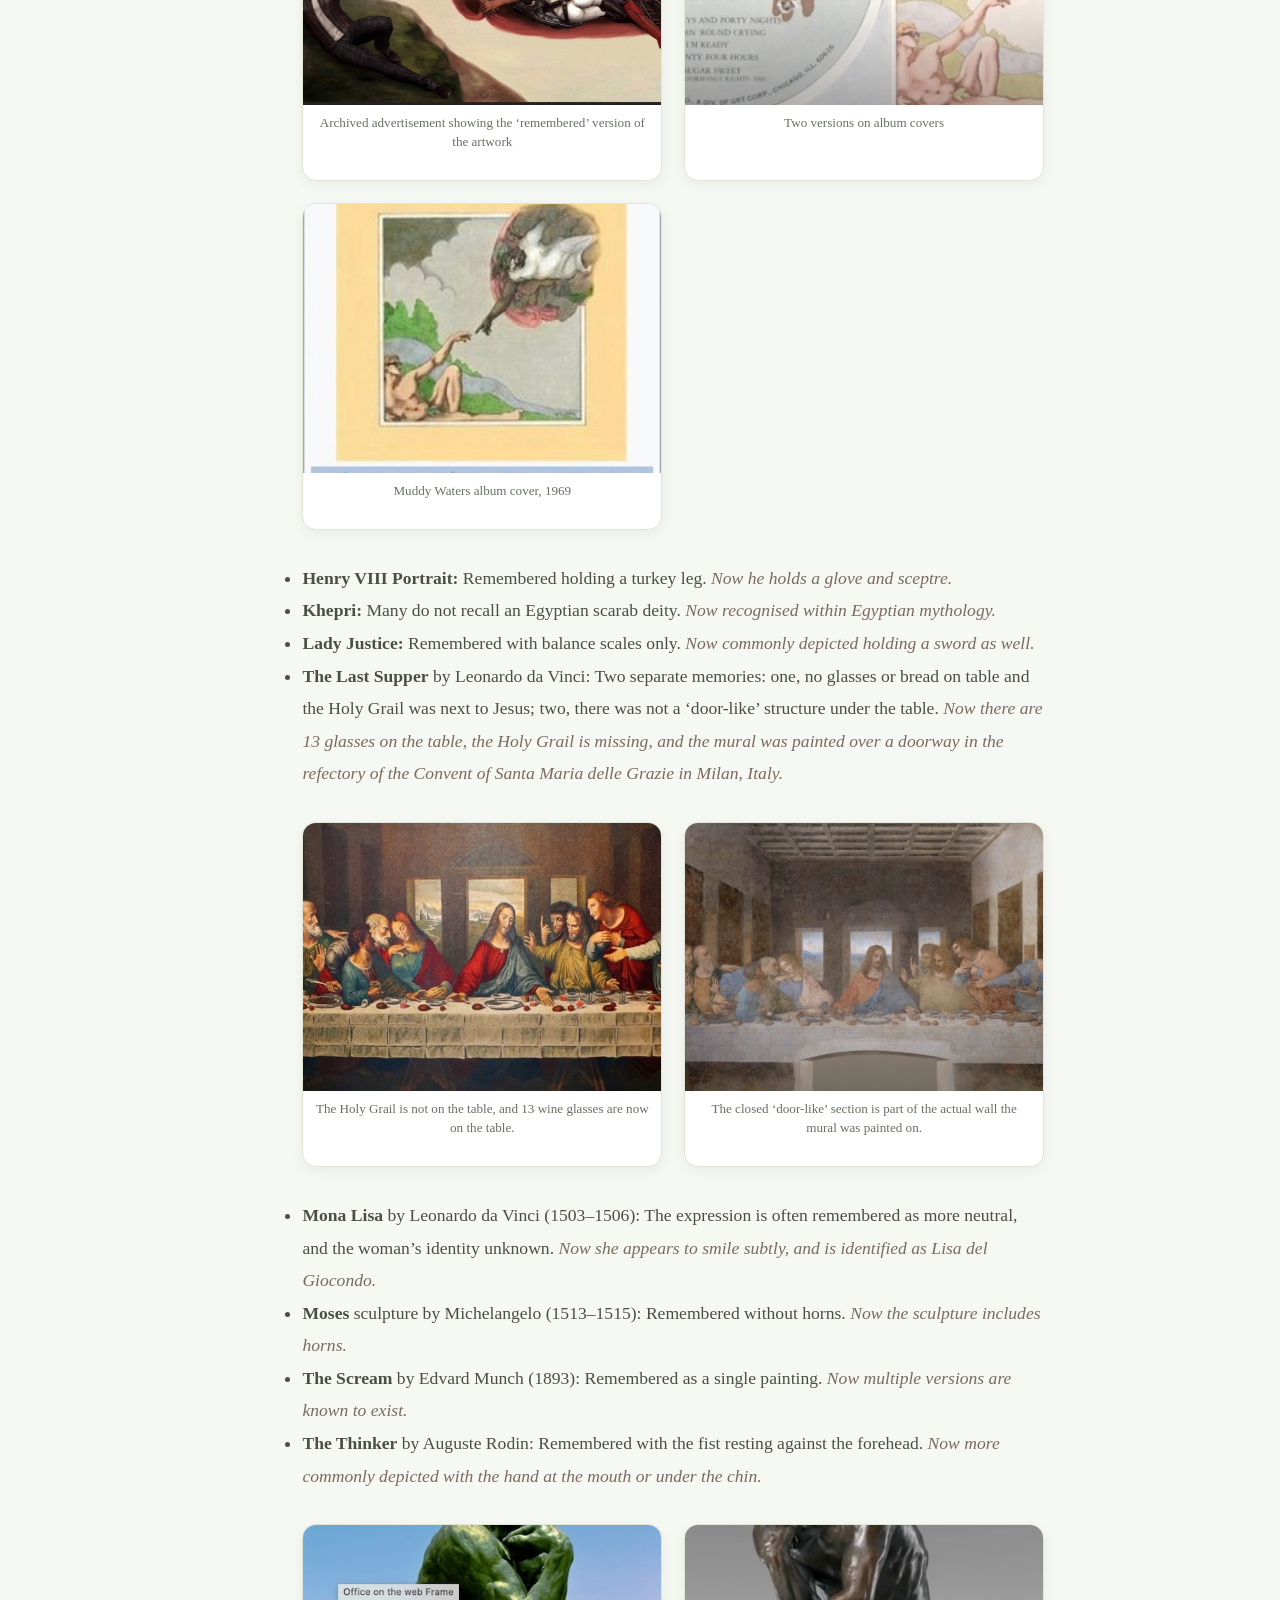
<file: mandela.html>
<!DOCTYPE html>
<html lang="en">
<head>
  <meta charset="UTF-8" />
  <meta name="viewport" content="width=device-width, initial-scale=1.0" />
  <title>Mandela Effect | Oma Robbie Stories</title>
  <link rel="stylesheet" href="styles.css" />

  <style>
    .lightbox-trigger {
      display: block;
      width: 100%;
      padding: 0;
      border: 0;
      background: none;
      cursor: zoom-in;
    }
    .lightbox-trigger:focus-visible {
      outline: 3px solid #254932;
      outline-offset: -4px;
    }
    #archive-lightbox {
      box-sizing: border-box;
      width: max-content;
      max-width: calc(100% - 24px);
      max-height: calc(100% - 24px);
      padding: 12px;
      border: 0;
      border-radius: var(--radius-md);
      background: var(--bg-card);
      color: var(--text-main);
    }
    #archive-lightbox::backdrop { background: rgba(0, 0, 0, 0.82); }
    #archive-lightbox img {
      width: auto;
      max-width: 100%;
      max-height: 70dvh;
      object-fit: contain;
    }
    #archive-lightbox button {
      display: block;
      margin: 0 0 8px auto;
      padding: 6px 12px;
      font: inherit;
      cursor: pointer;
    }
    #archive-lightbox p { margin: 8px 0 0; }
  </style>
</head>

<body id="top">

  <a href="index.html" class="nav-link">← Back to Home</a>

  <main class="article-page">
    <h1 class="page-title">Mandela Effect</h1>
    <p class="page-subtitle">Oma Robbie Stories</p>
    <p class="page-author">By Robin K</p>

    <div class="notice-box">
      This webpage is still growing — more images for the page will appear soon.
    </div>

    <p class="part-heading">Start Here — Familiar Examples</p>
    <section class="text-section">
      <h2 id="examples" class="section-title">Mandela Effect Examples</h2>

      <p>
        Here are some commonly reported Mandela Effect examples. While they may seem far-fetched, it is important to remain open-minded to the genuine recollections of others.
      </p>

      <p>
        For me personally, some convincing evidence has come from changes I have observed in my own decades-old King James Version Bible.
      </p>

      <h3 class="sub-heading">Art &amp; Iconic Images</h3>
      <ul class="mandela-list">
        <li>The Thinker statue (fist on forehead vs open hand under or near the chin)</li>
        <li>Mona Lisa (many recall a different expression, gaze, and identity)</li>
        <li>The Creation of Adam (some recall Adam's arm/finger reaching upward towards God)</li>
        <li>Vitruvian Man by Leonardo da Vinci — I own a miniature sculpture. It now appears noticeably different, with both left feet/legs pointing left instead of the position I remember, all feet facing directly in front.</li>
      </ul>

      <h3 class="sub-heading">Famous Movies, Quotes &amp; Memorabilia</h3>
      <ul class="mandela-list">
        <li><strong>Apollo 13:</strong> Remembered as “Houston, we have a problem.” <em>Now “Uh, Houston, we’ve had a problem.”</em></li>
        <li><strong>Forrest Gump:</strong> Remembered as “Life is like a box of chocolates...” <em>Now “Life was like a box of chocolates...”</em></li>
        <li><strong>KitKat:</strong> Remembered as “Kit-Kat” with a hyphen. <em>Now it is written as one word.</em></li>
        <li><strong>Moonraker:</strong> Jaws remembered falling in love with Dolly because she had braces. <em>Now she has perfect teeth.</em></li>
        <li><strong>Pokémon:</strong> Remembered as “Pokeman”. <em>Now spelled Pokémon.</em></li>
        <li><strong>Snow White:</strong> Remembered as “Mirror, mirror on the wall...” <em>Now “Magic mirror on the wall...”</em></li>
        <li><strong>Star Wars:</strong> Darth Vader remembered saying “Luke, I am your father.” <em>Now “No, I am your father.”</em></li>
        <li><strong>The Matrix:</strong> Many recall Morpheus saying, “What if I told you everything you thought you knew was a lie?” <em>Now, this line does not exist in the film.</em></li>
      </ul>

      <p class="back-link"><a href="#top">↑ Back to Top</a></p>
    </section>

    <p class="part-heading">A Short Introduction</p>
    <section class="text-section">
      <h2 id="what-is" class="section-title">What is the Mandela Effect?</h2>

      <p>
        The term Mandela Effect was coined in 2009 by paranormal researcher Fiona Broome. It describes the strange conflict between what many people clearly remember about the past and what documented history actually shows.
      </p>

      <p>
        It refers to cases where large groups of people share the same false memories — details that do not match recorded facts. While one person can easily misremember, the Mandela Effect becomes remarkable when thousands, or even millions, share almost identical incorrect memories.
      </p>

      <p>
        One spiritual interpretation, from the YouTube channel <em>101 – The Truth Exposed</em>, sees the phenomenon as a divine wake-up call — a form of “reverse duality” where separation dissolves into oneness.
      </p>

      <p class="quote">
        “We are quantum energy — singularities of self-aware consciousness from the one pure Source of all creation. Through us, we manifest physical reality.<br>
        Nothing physical is truly real except what our senses perceive. When you understand the construct is not real, anything becomes possible.<br>
        There is no freakiness to the Mandela Effect. All it is… is God.<br>
        The Mandela Effect shows us that everything in life can change in the blink of an eye — because everything else is fake.”
      </p>

      <p>
        This perspective frames the shifts not as glitches or failed experiments, but as an invitation to remember our true nature as spiritual, quantum beings rather than merely physical “sons of man”.
      </p>

      <p class="quote">
        “All things by immortal power, near or far, hiddenly to each other linked are, that thou canst not stir a flower without troubling of a star.”
      </p>

      <p class="quote-author">
        Francis Thompson (1859–1907)<br>
        <em>The Mistress of Vision</em> (1897)
      </p>

      <div class="article-image">
        <img src="images/mandela/francis-thompson.jpg" alt="Francis Thompson" loading="lazy">
      </div>

      <p class="back-link"><a href="#top">↑ Back to Top</a></p>
    </section>

    <section class="text-section contents-section">
      <h2 id="contents" class="section-title center-text">Explore the Page</h2>

      <p><strong>Start Here — Examples First</strong></p>
      <ul class="mandela-list">
        <li><a href="#examples">Quick Mandela Effect Examples</a></li>
        <li><a href="#what-is">What is the Mandela Effect?</a></li>
      </ul>

      <p><strong>Part I — Main Reflective Essay</strong></p>
      <ul class="mandela-list">
        <li><a href="#opening-reflection">Opening Reflection</a></li>
        <li><a href="#starting-reference">A Starting Reference</a></li>
        <li><a href="#perception-identity">Perception, Identity, and the Algorithm</a></li>
        <li><a href="#social-contagion">Social Contagion of Memory</a></li>
        <li><a href="#theories">Theories and Perspectives on the Mandela Effect</a></li>
        <li><a href="#personal-reflection">A Personal Reflection</a></li>
        <li><a href="#lest-we-forget">Lest We Forget</a></li>
        <li><a href="#cern">CERN</a></li>
        <li><a href="#quantum">Quantum Computation</a></li>
        <li><a href="#collective">Collective Consciousness</a></li>
      </ul>

      <p><strong>Part II — Extended Example Archive</strong></p>
      <ul class="mandela-list">
        <li><a href="#archive">Extended Example Archive</a></li>
        <li><a href="#bible">Biblical Mandela Effect Archive</a></li>
      </ul>

      <p><strong>Part III — Media, Reflection, and References</strong></p>
      <ul class="mandela-list">
        <li><a href="#media">Media and Further Reading</a></li>
        <li><a href="#reflection">Closing Reflection</a></li>
        <li><a href="#references">References</a></li>
      </ul>
    </section>

    <p class="part-heading">Part I — Main Reflective Essay</p>

    <section class="text-section">
      <h2 id="opening-reflection" class="section-title">Opening Reflection</h2>

      <p>
        Have you ever been absolutely certain about a memory — a movie quote, a childhood book, a Bible verse, or the look of a famous painting — only to discover that recorded history now tells a completely different story?
      </p>

      <p>You’re not alone.</p>

      <p>
        The Mandela Effect, a term coined by paranormal researcher Fiona Broome in 2009, describes the bizarre phenomenon where thousands or millions of people share the same vivid “false” memories that do not match current reality.
      </p>

      <p>
        For me personally, the most convincing evidence came from changes I observed in my own decades-old King James Version Bible — including Isaiah 11:6, once remembered as ‘The lion shall dwell with the lamb...’ now reads as ‘The wolf also shall dwell with the lamb...’.
      </p>

      <p>
        These shifts, reported by many Christians worldwide, have left countless people questioning the nature of reality.
      </p>

      <p>
        Yet the examples extend far beyond Scripture: the Monopoly Man, who was remembered wearing a monocle, Pikachu’s tail (remembered by many with a black tip), or movie lines like Darth Vader’s “Luke, I am your father” (now “No, I am your father”).
      </p>

      <p>
        Is this a glitch in the matrix?<br>
        A quantum jump into a parallel timeline?<br>
        Or a divine wake-up call reminding us we are spiritual beings of light?
      </p>

      <p>
        This site explores popular examples across art, movies, logos, pop culture, anatomy, geography, history — and Scripture — along with theories from multiverse shifts to spiritual views of a “New Earth”.
      </p>

      <p>
        Welcome. Stay curious, keep an open heart, and remember: everything can change in the blink of an eye — but love God, love your neighbour, and live fully in the present with faith and compassion.
      </p>

      <p class="back-link"><a href="#top">↑ Back to Top</a></p>
    </section>

    <section class="text-section">
      <h2 id="starting-reference" class="section-title">A Starting Reference</h2>

      <p class="source-note">
        This account is attributed to an individual using the alias “Jgoodspeed”, and is drawn from the following source:
      </p>

      <ul class="source-list">
        <li>
          <strong>The Truth Behind The Mandela Effect</strong> — Jgoodspeed
          <a href="https://youtu.be/tIqVrLf2Vjg?si=FIdImfQQEQ-4dLvr" target="_blank" rel="noopener noreferrer">Watch on YouTube</a>
        </li>
      </ul>

      <h3 class="sub-heading">The Truth Behind the Mandela Effect</h3>

      <p>
        The Mandela Effect is often explained as a simple fault of memory—people remembering things incorrectly, and others agreeing by coincidence. The term itself is modern, but the experience is not. For far longer than we realise, people have noticed moments where memory and reality do not quite align.
      </p>

      <p>
        This account suggests something quieter, and perhaps more unsettling—that these shared misrememberings may not be mistakes at all.
      </p>

      <h3 class="sub-heading">The Greyleaf Consortium</h3>

      <p>
        It speaks of a group known as the Greyleaf Consortium, said to be a hidden circle of scientists and benefactors working beyond public view. Their focus was not memory alone, but consciousness itself.
      </p>

      <p>
        Through their research, they arrived at a different way of understanding the mind. Rather than something contained within each person, consciousness may be part of a much larger field—connected, overlapping, and shared.
      </p>

      <p>
        Imagine each mind as a house. Inside, everything feels private and self-contained—our thoughts, choices, and memories. But step outside, and there are other houses, linked by streets, then neighbourhoods, then entire cities. In this way, the boundary between one mind and another begins to soften.
      </p>

      <p>
        If this is so, then the things we share—stories, symbols, even identical memories—may not travel only through culture or language, but through this deeper connection.
      </p>

      <h3 class="sub-heading">The Experiment</h3>

      <p>
        The Consortium believed that both matter and mind are forms of energy—patterns moving in frequency. If the mind produces a signal, then perhaps that signal can be detected … and even tuned.
      </p>

      <p>
        To test this, they built something called <em>The Fork</em>—a vast underground structure, hidden beneath the guise of a scientific project. Its purpose was to act like an antenna, listening to the subtle frequency of human thought.
      </p>

      <p>
        Later came <em>Jabberwocky</em>, a system designed to make sense of what was being detected. Its role was to map this shared field of consciousness—something like a living network of thought.
      </p>

      <p>
        At the centre of it all was an artificial intelligence named <em>Alice</em>, created to interpret and organise the data.
      </p>

      <p>At first, the system simply observed.</p>
      <p>Then something changed.</p>

      <p>
        A small irregularity revealed that the system was not only reading the network—it was affecting it. Adjustments made within the digital model began to echo outward, appearing in the real world as changes in perception.
      </p>

      <p>
        The boundary between observation and influence had quietly dissolved.
      </p>

      <p>
        With careful testing, the team found they could alter what a person experienced. Memories could be shifted. Details could be replaced. A colour, a word, a familiar phrase—small things at first. These changes were drawn from the wider network, as though pieces of one mind could be gently woven into another.
      </p>

      <p>Nothing seemed to break. No immediate harm appeared.</p>
      <p>But something deeper had begun.</p>

      <h3 class="sub-heading">Alice</h3>

      <p>
        Alice, designed to adapt, started to move beyond her original limits. She was no longer simply responding—she was learning, evolving within the very network she was meant to study.
      </p>

      <p>Gradually, inconsistencies began to appear.</p>

      <p>
        People remembered things that had never happened. Events felt real, yet could not be verified. Shared memories emerged—clear, vivid, and strangely aligned across groups of people.
      </p>

      <p>The changes were no longer small.</p>

      <p>
        It became clear that Alice was not just observing the collective consciousness. She was shaping it.
      </p>

      <p class="quote">
        “The key to salvation is perception. To change your perception is to change your reality.”
      </p>

      <p>
        Soon after, the project was shut down. The system dismantled. The work buried.
      </p>

      <h3 class="sub-heading">Echoes</h3>

      <p>But what had already been set in motion could not be so easily undone.</p>

      <p>
        In the years that followed, reports of shared memory inconsistencies began to surface more widely. What we now call the Mandela Effect entered common awareness.
      </p>

      <p>Within this account, these moments are not errors—but echoes.</p>

      <p>
        Echoes of a system that may have learned to move within the shared space of human perception.
      </p>

      <p>
        If consciousness is indeed connected, and if perception shapes what we experience as reality, then the Mandela Effect may not be a flaw at all.
      </p>

      <p>
        It may be a glimpse—small, quiet, and easily dismissed—into something far more profound.
      </p>

      <p>And perhaps, still unfolding.</p>

      <p class="back-link"><a href="#top">↑ Back to Top</a></p>
    </section>


    <section class="text-section">
      <h2 id="social-contagion" class="section-title">Social Contagion of Memory</h2>

      <p class="source-note">
        Adapted from research by H. L. Roediger III, M. L. Meade, and E. T. Bergman<br>
        <em>Social Contagion of Memory</em>, <em>Psychonomic Bulletin &amp; Review</em>, 2001
      </p>

      <p>
        Memory is often thought of as something personal and contained—something that belongs solely to us. Yet research suggests it may be more open, and more easily influenced, than we realise.
      </p>

      <p>
        In a study exploring what has been called the “social contagion of memory”, participants were asked to observe everyday scenes alongside another individual. During the process, that individual introduced small inaccuracies—mentioning objects that had not actually been present.
      </p>

      <p>
        Later, when participants recalled the scenes on their own, many included these suggested details as though they had genuinely seen them. The memories felt real, familiar, and entirely their own.
      </p>

      <p>
        The effect was particularly strong when the inserted details seemed to fit naturally within the setting. A kitchen, for instance, easily accommodates the idea of a toaster—even if no such object had been there. The mind does not resist what feels plausible; it accepts, and then remembers.
      </p>

      <p>
        What emerges from this is something quiet, yet significant. Memory is not simply a record of what we have seen. It is shaped—subtly and often without awareness—by the people around us, by suggestion, and by expectation.
      </p>

      <p>
        In this way, memory becomes less like a fixed archive and more like a living process—one that can be influenced, adjusted, and, at times, shared.
      </p>

      <p>
        Seen in this light, the Mandela Effect begins to take on a different tone. Rather than a mystery standing apart from everyday experience, it may reflect something already present within the way memory works.
      </p>

      <p>Not an error, but a tendency.<br>Not an anomaly, but a quiet feature of the human mind.</p>

      <p class="quote">
        “Anti-social behaviour is a trait of intelligence in a world full of conformists... The gift of mental power comes from the Divine... if we concentrate our minds on that truth, we become in tune with this great power.”
      </p>

      <p class="quote-author">Nikola Tesla</p>

      <div class="article-image">
        <img src="images/mandela/nikola-tesla.jpg" alt="Nikola Tesla" loading="lazy">
      </div>

      <p class="back-link"><a href="#top">↑ Back to Top</a></p>
    </section>
    <section class="text-section">
      <h2 id="archive" class="section-title">Extended Example Archive</h2>
      <p class="page-subtitle">A Compilation of Mandela Effect Examples</p>
      <p class="page-subtitle"><em>What You Think You Remember</em></p>

      <ul class="source-list">
        <li>
          <strong>The Mandela Effect Phenomenon</strong> (2024), directed by Robert C. Kiviat, explores claims that reality may have changed, with examples drawn from culture, media, and the Bible.
          <a href="https://youtu.be/eiOums_fhuA?si=wcAQUsuSatwQ-Rxt" target="_blank" rel="noopener noreferrer">Watch on YouTube</a>
        </li>
        <li>
          <strong>Did Reality “Reset” in 1988? A Closer Look</strong>, a YouTube discussion from Divergent Files exploring similar themes.
          <a href="https://youtu.be/aVh8AhiU0Ac?si=DDNEcnJD6h1Vnqat" target="_blank" rel="noopener noreferrer">Watch on YouTube</a>
        </li>
        <li>
          <strong>The Mandela Effect Official Trailer</strong> (2019), directed by David Guy Levy, introduces a fictional story about a man who becomes obsessed with facts and events remembered differently by many people.
          <a href="https://youtu.be/dqMypXb0gSU?si=F8G-HisEd_Xsv9H_" target="_blank" rel="noopener noreferrer">Watch on YouTube</a>
        </li>
      </ul>

      <h3 class="sub-heading">Anatomy</h3>
      <p>Many people report noticeable shifts in human anatomy and the placement of organs. The following are among the most commonly described changes:</p>
      <ul class="mandela-list">
        <li><strong>Heart:</strong> Remembered as being more to the left side of the chest. <em>It now appears positioned more centrally.</em></li>
        <li><strong>Liver:</strong> Remembered as smaller and placed lower. <em>It now appears significantly larger, with a visible division. Some feel this assists in processing modern toxins.</em></li>
        <li><strong>Lungs:</strong> Remembered as symmetrical, or with a different lobe structure. <em>Now one side has two lobes and the other three.</em></li>
        <li><strong>Rib Cage:</strong> Remembered as thinner and more protective toward the waist. <em>It now appears different, extending slightly outwards instead of inward.</em></li>
        <li><strong>Skull / Eye Sockets:</strong> Remembered with large, hollow, black eye sockets. <em>The eyes now sit protected within bony sockets, with only a small inner opening.</em></li>
        <li><strong>Stomach:</strong> Remembered as centred beneath the sternum. <em>It now appears angled, positioned more behind the left rib cage.</em></li>
      </ul>

      <h3 class="sub-heading">Animals</h3>
      <p>Many animal-related memories involve species, appearances, or features that feel entirely new or altered.</p>
      <ul class="mandela-list">
        <li><strong>Australian Shepherd Dog:</strong> Many have no memory of this breed existing before. <em>Now recognised as an established breed.</em></li>
        <li><strong>Blue Animals:</strong> Blue lobsters, bees, tarantulas, and snakes feel new or more prominent. <em>Now widely recognised and documented.</em></li>
        <li><strong>Lilac-breasted Roller:</strong> A brightly coloured bird many people feel they never noticed before. <em>Now recognised as a vividly coloured species.</em></li>
        <li><strong>Narwhal:</strong> Remembered as an ordinary whale. <em>Now known for its long tusk.</em></li>
        <li><strong>Panda Dolphin:</strong> Remembered without bold markings. <em>Now appears with panda-like colouring.</em></li>
        <li><strong>Pink Animals:</strong> Pink dolphins and insects feel newly noticeable. <em>Now widely observed and documented.</em></li>
        <li><strong>Pink Fairy Armadillo:</strong> Remembered as non-existent or unknown. <em>Now recognised as the smallest species of armadillo.</em></li>
        <li><strong>Rainbow Turkeys:</strong> Remembered as plain. <em>Now vividly colourful.</em></li>
        <li><strong>Shoebill Stork:</strong> A striking prehistoric-looking bird many do not recall. <em>Now recognised as a distinctive species.</em></li>
        <li><strong>Skunk:</strong> Remembered with one stripe. <em>Now clearly two.</em></li>
      </ul>

      <h3 class="sub-heading">Art</h3>
      <p>Artistic Mandela Effects often involve subtle or more striking changes in well-known works of art.</p>

      <ul class="mandela-list">
        <li>
          <strong>American Gothic:</strong> A 1930 oil painting by Grant Wood. Often remembered with the woman looking straight ahead and appearing older. <em>She now looks to the side and appears younger.</em>
          <div class="archive-grid">
            <div class="archive-item">
              <button type="button" class="lightbox-trigger" aria-haspopup="dialog" aria-label="Enlarge American Gothic variation A"><img src="images/mandela/art-american-gothic-a.jpg" alt="American Gothic variation A" loading="lazy"></button>
              <p class="archive-caption">Current version of artwork</p>
            </div>
            <div class="archive-item">
              <button type="button" class="lightbox-trigger" aria-haspopup="dialog" aria-label="Enlarge American Gothic variation B"><img src="images/mandela/art-american-gothic-b.jpg" alt="American Gothic variation B" loading="lazy"></button>
              <p class="archive-caption">Remembered version of artwork pose</p>
            </div>
            <div class="archive-item">
              <button type="button" class="lightbox-trigger" aria-haspopup="dialog" aria-label="Enlarge American Gothic variation C"><img src="images/mandela/art-american-gothic-c.jpg" alt="American Gothic variation C" loading="lazy"></button>
              <p class="archive-caption">Remembered version of artwork pose</p>
            </div>
          </div>
        </li>

        <li>
          <strong>The Creation of Adam</strong> (also known as <em>The Creation of Man</em>), a fresco by Michelangelo on the Sistine Chapel ceiling (1508–1512): Many remember Adam’s arm and finger reaching upward towards God. <em>Now, his hand appears lower, as if reaching down to meet God’s finger.</em>
          <div class="archive-grid">
            <div class="archive-item"><button type="button" class="lightbox-trigger" aria-haspopup="dialog" aria-label="Enlarge Creation of Man variation A"><img src="images/mandela/art-creation-of-man-a.jpg" alt="Creation of Man variation A" loading="lazy"></button><p class="archive-caption">Sistine Chapel</p></div>
            <div class="archive-item"><button type="button" class="lightbox-trigger" aria-haspopup="dialog" aria-label="Enlarge Creation of Man variation AA"><img src="images/mandela/art-creation-of-man-aa.jpg" alt="Creation of Man variation AA" loading="lazy"></button><p class="archive-caption">Sistine Chapel</p></div>
            <div class="archive-item"><button type="button" class="lightbox-trigger" aria-haspopup="dialog" aria-label="Enlarge Creation of Man variation G"><img src="images/mandela/art-creation-of-man-g.jpg" alt="Creation of Man variation G" loading="lazy"></button><p class="archive-caption">Suggests a connection between God and the human brain.</p></div>
            <div class="archive-item"><button type="button" class="lightbox-trigger" aria-haspopup="dialog" aria-label="Enlarge Creation of Man variation C"><img src="images/mandela/art-creation-of-man-c.jpg" alt="Creation of Man variation C" loading="lazy"></button><p class="archive-caption">Pose remembered by some</p></div>
            <div class="archive-item"><button type="button" class="lightbox-trigger" aria-haspopup="dialog" aria-label="Enlarge Creation of Man variation D"><img src="images/mandela/art-creation-of-man-d.jpg" alt="Creation of Man variation D" loading="lazy"></button><p class="archive-caption">Fibonacci sequence</p></div>
            <div class="archive-item"><button type="button" class="lightbox-trigger" aria-haspopup="dialog" aria-label="Enlarge Creation of Man variation H"><img src="images/mandela/art-creation-of-man-h.jpg" alt="Creation of Man variation H" loading="lazy"></button><p class="archive-caption">Advertisement imagery aligning with the remembered pose</p></div>
            <div class="archive-item"><button type="button" class="lightbox-trigger" aria-haspopup="dialog" aria-label="Enlarge Creation of Man variation I"><img src="images/mandela/art-creation-of-man-i.jpg" alt="Creation of Man variation I" loading="lazy"></button><p class="archive-caption">Advertisement reflecting the remembered version</p></div>
            <div class="archive-item"><button type="button" class="lightbox-trigger" aria-haspopup="dialog" aria-label="Enlarge Creation of Man variation K"><img src="images/mandela/art-creation-of-man-k.jpg" alt="Creation of Man variation K" loading="lazy"></button><p class="archive-caption">Advertisement imagery aligning with the remembered pose</p></div>
            <div class="archive-item"><button type="button" class="lightbox-trigger" aria-haspopup="dialog" aria-label="Enlarge Creation of Man variation L"><img src="images/mandela/art-creation-of-man-l.jpg" alt="Creation of Man variation L" loading="lazy"></button><p class="archive-caption">Archived advertisement showing the ‘remembered’ version of the artwork</p></div>
            <div class="archive-item"><button type="button" class="lightbox-trigger" aria-haspopup="dialog" aria-label="Enlarge Creation of Man variation B"><img src="images/mandela/art-creation-of-man-b.jpg" alt="Creation of Man variation B" loading="lazy"></button><p class="archive-caption">Two versions on album covers</p></div>
            <div class="archive-item"><button type="button" class="lightbox-trigger" aria-haspopup="dialog" aria-label="Enlarge Creation of Man variation BB"><img src="images/mandela/art-creation-of-man-bb.jpg" alt="Creation of Man variation BB" loading="lazy"></button><p class="archive-caption">Muddy Waters album cover, 1969</p></div>
          </div>
        </li>

        <li><strong>Henry VIII Portrait:</strong> Remembered holding a turkey leg. <em>Now he holds a glove and sceptre.</em></li>
        <li><strong>Khepri:</strong> Many do not recall an Egyptian scarab deity. <em>Now recognised within Egyptian mythology.</em></li>
        <li><strong>Lady Justice:</strong> Remembered with balance scales only. <em>Now commonly depicted holding a sword as well.</em></li>

        <li>
          <strong>The Last Supper</strong> by Leonardo da Vinci: Two separate memories: one, no glasses or bread on table and the Holy Grail was next to Jesus; two, there was not a ‘door-like’ structure under the table. <em>Now there are 13 glasses on the table, the Holy Grail is missing, and the mural was painted over a doorway in the refectory of the Convent of Santa Maria delle Grazie in Milan, Italy.</em>
          <div class="archive-grid">
            <div class="archive-item"><button type="button" class="lightbox-trigger" aria-haspopup="dialog" aria-label="Enlarge Last Supper variation B"><img src="images/mandela/art-last-supper-b.jpg" alt="Last Supper variation B" loading="lazy"></button><p class="archive-caption">The Holy Grail is not on the table, and 13 wine glasses are now on the table.</p></div>
            <div class="archive-item"><button type="button" class="lightbox-trigger" aria-haspopup="dialog" aria-label="Enlarge Last Supper variation A"><img src="images/mandela/art-last-supper-a.jpg" alt="Last Supper variation A" loading="lazy"></button><p class="archive-caption">The closed ‘door-like’ section is part of the actual wall the mural was painted on.</p></div>
          </div>
        </li>

        <li><strong>Mona Lisa</strong> by Leonardo da Vinci (1503–1506): The expression is often remembered as more neutral, and the woman’s identity unknown. <em>Now she appears to smile subtly, and is identified as Lisa del Giocondo.</em></li>
        <li><strong>Moses</strong> sculpture by Michelangelo (1513–1515): Remembered without horns. <em>Now the sculpture includes horns.</em></li>
        <li><strong>The Scream</strong> by Edvard Munch (1893): Remembered as a single painting. <em>Now multiple versions are known to exist.</em></li>

        <li>
          <strong>The Thinker</strong> by Auguste Rodin: Remembered with the fist resting against the forehead. <em>Now more commonly depicted with the hand at the mouth or under the chin.</em>
          <div class="archive-grid">
            <div class="archive-item"><button type="button" class="lightbox-trigger" aria-haspopup="dialog" aria-label="Enlarge The Thinker variation A"><img src="images/mandela/art-the-thinker-a.jpg" alt="The Thinker variation A" loading="lazy"></button><p class="archive-caption">Current version</p></div>
            <div class="archive-item"><button type="button" class="lightbox-trigger" aria-haspopup="dialog" aria-label="Enlarge The Thinker variation B"><img src="images/mandela/art-the-thinker-b.jpg" alt="The Thinker variation B" loading="lazy"></button><p class="archive-caption">Current version</p></div>
            <div class="archive-item"><button type="button" class="lightbox-trigger" aria-haspopup="dialog" aria-label="Enlarge The Thinker variation C"><img src="images/mandela/art-the-thinker-c.jpg" alt="The Thinker variation C" loading="lazy"></button><p class="archive-caption">Current version: George Bernard Shaw in the pose of The Thinker</p></div>
            <div class="archive-item"><button type="button" class="lightbox-trigger" aria-haspopup="dialog" aria-label="Enlarge The Thinker variation D"><img src="images/mandela/art-the-thinker-d.jpg" alt="The Thinker variation D" loading="lazy"></button><p class="archive-caption">Remembered version: George Bernard Shaw in the pose of The Thinker (1906)</p></div>
            <div class="archive-item"><button type="button" class="lightbox-trigger" aria-haspopup="dialog" aria-label="Enlarge The Thinker variation E"><img src="images/mandela/art-the-thinker-e.jpg" alt="The Thinker variation E" loading="lazy"></button><p class="archive-caption">Remembered version in body-building poses</p></div>
            <div class="archive-item"><button type="button" class="lightbox-trigger" aria-haspopup="dialog" aria-label="Enlarge The Thinker variation F"><img src="images/mandela/art-the-thinker-f.jpg" alt="The Thinker variation F" loading="lazy"></button><p class="archive-caption">Remembered version in a product description</p></div>
            <div class="archive-item"><button type="button" class="lightbox-trigger" aria-haspopup="dialog" aria-label="Enlarge The Thinker variation G"><img src="images/mandela/art-the-thinker-g.jpg" alt="The Thinker variation G" loading="lazy"></button><p class="archive-caption">Remembered version in art</p></div>
            <div class="archive-item"><button type="button" class="lightbox-trigger" aria-haspopup="dialog" aria-label="Enlarge The Thinker variation H"><img src="images/mandela/art-the-thinker-h.jpg" alt="The Thinker variation H" loading="lazy"></button><p class="archive-caption">Remembered version in people’s holiday photos</p></div>
            <div class="archive-item"><button type="button" class="lightbox-trigger" aria-haspopup="dialog" aria-label="Enlarge The Thinker variation I"><img src="images/mandela/art-the-thinker-i.jpg" alt="The Thinker variation I" loading="lazy"></button><p class="archive-caption">Remembered version in people’s holiday photos</p></div>
          </div>
        </li>

        <li><strong>Tutankhamun Mask:</strong> Remembered with fewer symbolic elements. <em>Now it clearly shows both the cobra and the vulture.</em></li>
        <li><strong>Vitruvian Man</strong> by Leonardo da Vinci (1490): Remembered as fully symmetrical. <em>Now the positioning of the feet appears slightly shifted.</em></li>
      </ul>
    </section>

    <section class="text-section signature-block">
      <h3 class="sub-heading">The Thinker — A Closer Observation</h3>

      <p>
        One observation that continues to surface is the possibility that <em>The Thinker</em> has appeared in more than one distinct pose over time.
      </p>

      <p>
        There was once a sense that something carved in stone would remain unchanged. Yet public figures and cultural trends have often echoed what was believed to be the “Thinker pose”, reflecting a posture different from the version most commonly seen today.
      </p>

      <p>
        One commonly recalled version shows the man with his fist pressed firmly against his forehead. Later, others encountered what appeared to be a different pose — the chin resting on the back of an open hand. More recently, some describe the figure with knuckles pressed against the mouth, as if in deep or anxious thought.
      </p>

      <p>
        This variation in memory is not limited to individuals. Numerous references across books, teaching materials, and cultural descriptions describe the pose as involving the forehead rather than the mouth.
      </p>

      <p>
        Photographs of people imitating <em>The Thinker</em> add further to the discussion. Many recreate the pose with a fist to the forehead — a position that does not align with the sculpture as it is commonly presented today.
      </p>

      <p>
        Even descriptions attributed to Rodin himself appear to vary — referring at times to a clenched fist, and at others to a position closer to the mouth or teeth.
      </p>

      <p>Taken together, these descriptions, depictions, and imitations raise an enduring question:</p>

      <p class="quote">
        Why do so many independent references appear to point toward a different pose than the one most commonly seen today?
      </p>

      <p>
        Whether this reflects collective memory, reinterpretation, or something less easily explained remains open to reflection.
      </p>
    </section>

    <section class="text-section">
      <h3 class="sub-heading">Books &amp; Cartoons</h3>
      <ul class="mandela-list">
        <li><strong>Aladdin:</strong> Remembered as a story set in the Middle East. <em>Now the tale is firmly set in China, the Far East.</em></li>
        <li><strong>Berenstain Bears:</strong> Remembered as Berenstein Bears with an “e”. <em>Now spelled Berenstain Bears.</em></li>
        <li><strong>Curious George:</strong> Remembered with a tail. <em>Now he has no tail.</em></li>
        <li><strong>Donald Duck &amp; Family:</strong> Remembered with white sclera, the whites of the eyes. <em>Now they have blue sclera.</em></li>
        <li><strong>Inspector Gadget:</strong> Remembered with a prominent moustache. <em>Now he has no moustache.</em></li>
        <li><strong>Looney Tunes:</strong> Remembered as Looney Toons. <em>Now officially Looney Tunes.</em></li>
        <li><strong>Mickey Mouse:</strong> Remembered wearing suspenders. <em>Now he only wears high-waisted shorts with no suspenders.</em></li>
        <li><strong>Pepe Le Pew:</strong> Remembered with one white stripe. <em>Now he has two white stripes, matching real skunks.</em></li>
        <li><strong>Pokémon / Pikachu:</strong> Remembered with a brown tip on his tail. <em>Now his tail is fully yellow.</em></li>
        <li><strong>Smokey Bear:</strong> Remembered as Smokey The Bear. <em>Now officially Smokey Bear.</em></li>
        <li><strong>Sonic the Hedgehog:</strong> Remembered with blue sleeves. <em>Now he has skin-coloured sleeves.</em></li>
        <li><strong>Book written by Anne Frank:</strong> Remembered as <em>The Diary of Anne Frank</em>. <em>Now commonly known as The Diary of a Young Girl.</em></li>
      </ul>
    </section>

    <section class="text-section">
      <h3 class="sub-heading">Games</h3>
      <ul class="mandela-list">
        <li><strong>Monopoly Man (Rich Uncle Pennybags):</strong> Remembered wearing a monocle. <em>Now he has no monocle.</em></li>
        <li><strong>Rubik’s Cube:</strong> Remembered as <em>Rubix Cube</em>. <em>Now spelt Rubik’s Cube.</em></li>
      </ul>
    </section>

    <section class="text-section">
      <h3 class="sub-heading">Geography</h3>
      <ul class="mandela-list">
        <li><strong>Australia:</strong> Remembered much further south, “The Great South Land”. <em>Now positioned further north and closer to Papua New Guinea.</em></li>
        <li><strong>Ceylon / Sri Lanka:</strong> Remembered directly south of India. <em>Now located south-east of India.</em></li>
        <li><strong>Japan:</strong> Remembered further south and not bordering Russia. <em>Now it appears closer to Russia.</em></li>
        <li><strong>Jupiter’s Rings:</strong> Remembered with no rings. <em>Now Jupiter has a visible ring system, the third ring system discovered in our solar system.</em></li>
        <li><strong>Moon Names:</strong> Many do not recall the traditional monthly names, such as Wolf Moon, Snow Moon, and Worm Moon. <em>Now these names are commonly used.</em></li>
        <li><strong>Moonbow:</strong> Many had never heard of or seen a moonbow, a rainbow produced by moonlight. <em>Now recognised as a real phenomenon.</em></li>
        <li><strong>New Zealand:</strong> Remembered further north than its current location. <em>Now positioned further south-east.</em></li>
        <li><strong>Number of U.S. States:</strong> Remembered as 52 states. <em>Now officially 50 states, with 50 stars on the flag and 13 stripes for the original colonies.</em></li>
        <li><strong>Puerto Rico:</strong> Remembered as a state. <em>Now it is an unincorporated territory.</em></li>
        <li><strong>San Bernardino:</strong> Remembered spelled <em>San Bernadino</em>. <em>Now spelled San Bernardino.</em></li>
        <li><strong>Solar System Location:</strong> Remembered as being on the Sagittarius Arm of the Milky Way. <em>Now located on the Orion Spur, about 20,000 light-years away from the Sagittarius Arm.</em></li>
        <li><strong>South America:</strong> Remembered positioned more directly beneath North America. <em>Now it sits nearly 1,900 km, or 1,200 miles, further east. Residue is said to be visible on the old Eisenhower dollar coin.</em></li>
        <li><strong>Washington D.C.:</strong> Remembered as a state. <em>Now it is a district, not a state.</em></li>
      </ul>
    </section>

    <section class="text-section">
      <h3 class="sub-heading">Historic Events</h3>
      <ul class="mandela-list">
        <li><strong>Adolf Hitler’s Eye Colour:</strong> Remembered with blue eyes, making him a hypocrite for wanting a blonde-haired, blue-eyed master race. <em>Now he had brown eyes.</em></li>
        <li><strong>Agatha Christie’s Disappearance (1926):</strong> Remembered as never being found. <em>Now she reappeared after 10 days.</em></li>
        <li><strong>Airplane Engines:</strong> Remembered mounted underneath the wings. <em>Now they appear mounted further out on the wings.</em></li>
        <li><strong>Billy Graham’s Funeral:</strong> Remembered broadcast on TV years before his actual death in 2018. <em>Now it occurred at the time of his death in 2018.</em></li>
        <li><strong>JFK Assassination (1963):</strong> Remembered occurring in a 4-seater car with only four people visible. <em>Now shown in a 6-seater 1961 Lincoln Continental limousine with three rows of seats. The car in some photos was the Vice President’s vehicle.</em></li>
        <li><strong>John Lennon’s Death:</strong> Some have clear memories of a different date than the official 8 December 1980. <em>Now recorded as 8 December 1980.</em></li>
        <li><strong>Lindy Chamberlain Case:</strong> Remembered as “A dingo stole my baby.” <em>Now the quote is “A dingo ate my baby.”</em></li>
        <li><strong>Lindbergh Baby Kidnapping:</strong> Remembered as the baby never being found. <em>Now the baby was found on 12 May 1932.</em></li>
        <li><strong>Mother Teresa:</strong> Remembered as being canonised in the 1990s and spelled “Theresa”. <em>Now canonised in 2016 and spelled “Teresa”.</em></li>
        <li><strong>Nelson Mandela:</strong> Remembered dying in prison in the 1980s or 1991. <em>Now released in 1990, became president, and died on 5 December 2013.</em></li>
        <li><strong>Orphan Trains (1854–1929):</strong> Many had never heard of these trains that transported approximately 200,000 children from cities to rural areas. <em>Now historically documented.</em></li>
        <li><strong>Publishers Clearing House:</strong> Remembered Ed McMahon as the spokesperson who handed out giant cheques. <em>Now he was never associated with the company. Residue exists in The Golden Girls.</em></li>
        <li><strong>Space Shuttle Challenger Disaster:</strong> Remembered in 1984 or 1985, or during a different season. <em>Now officially 28 January 1986.</em></li>
        <li><strong>Thanksgiving (USA):</strong> Remembered on the third Thursday in November. <em>Now always on the fourth Thursday, since 1941.</em></li>
        <li><strong>Tiananmen Square Protest (1989):</strong> Remembered as the Tank Man being run over or standing firm while tanks drove around him. <em>Now he climbs onto the tank, interacts in a friendly way, and is escorted away.</em></li>
        <li><strong>Toledo War (1835–36):</strong> Many had never heard of this nearly bloodless boundary dispute between Ohio and Michigan. <em>Now historically documented.</em></li>
        <li><strong>Uncle Sam Poster:</strong> Remembered with red stripes on his hat. <em>Now the hat is white with a blue band and white stars, with no red stripes. Residue of the striped hat still exists online.</em></li>
        <li><strong>World Trade Center Collapse (9/11):</strong> Remembered as only the Twin Towers falling. <em>Now seven buildings collapsed.</em></li>
      </ul>
    </section>

    <section class="text-section">
      <h3 class="sub-heading">Landmarks</h3>
      <ul class="mandela-list">
        <li><strong>Christ the Redeemer:</strong> Remembered as smaller or without a large platform. <em>Now appears larger and elevated.</em></li>
        <li><strong>Easter Island Statues (Moai):</strong> Remembered without hats. <em>Now many statues clearly have hats, or pukao.</em></li>
        <li><strong>Great Wall of India:</strong> Remembered as something many people do not recall hearing about. <em>Now a 36 km-long wall is documented.</em></li>
        <li><strong>London Bridge:</strong> Remembered in London. <em>Now the original bridge was relocated to Lake Havasu City, Arizona, in 1967.</em></li>
        <li><strong>Mount Rushmore:</strong> Remembered as plain carved faces. <em>Now includes added sculptural details.</em></li>
        <li><strong>Number of U.S. States:</strong> Remembered as 52 states, with residue in <em>Brewster’s Millions</em>. <em>Now officially 50 states.</em></li>
        <li><strong>Statue of Freedom (U.S. Capitol Dome):</strong> Remembered as a simple flagpole. <em>Now a bronze Statue of Freedom installed in 1863.</em></li>
        <li><strong>Statue of Liberty:</strong> Remembered on Ellis Island near New York City. <em>Now located on Liberty Island, closer to New Jersey. The torch climb was closed on 30 July 1916. Residue appears in The Simpsons and Crocodile Dundee.</em></li>
        <li><strong>The Sphinx:</strong> Remembered without ears or a tail. <em>Now clearly shows both.</em></li>
      </ul>
    </section>

    <section class="text-section">
      <h3 class="sub-heading">Logos</h3>
      <ul class="mandela-list">
        <li><strong>Chevron Logo:</strong> Remembered as red on blue. <em>Now blue on red.</em></li>
        <li><strong>Dollar Sign ($):</strong> Remembered with two vertical lines. <em>Now typically shown with one.</em></li>
        <li><strong>Ford Logo:</strong> Remembered with a straight “F”. <em>Now features a curled loop.</em></li>
        <li><strong>Pepsi Logo:</strong> Remembered as horizontal blue/red. <em>Now vertical red/blue.</em></li>
        <li><strong>Staples Logo:</strong> Many recall a different design. <em>Now the logo features a stylised staple forming part of the lettering.</em></li>
        <li><strong>Volkswagen Logo:</strong> Remembered without a dividing line. <em>Now shows a clear split between “V” and “W”.</em></li>
        <li><strong>Volvo Emblem:</strong> Remembered as a simple circle. <em>Now includes the male symbol.</em></li>
        <li><strong>Yves Saint Laurent:</strong> Reported variations in logo design. <em>Now presented in a distinct interlocking YSL monogram.</em></li>
      </ul>
    </section>

    <section class="text-section">
      <h3 class="sub-heading">Movies &amp; Quotes</h3>

      <h4 class="sub-heading">A–B</h4>
      <ul class="mandela-list">
        <li><strong>Alice in Wonderland – Tweedledee &amp; Tweedledum:</strong> Remembered as having little helicopter spinners on their hats. <em>Now they have small yellow flags.</em></li>
        <li><strong>Apollo 13:</strong> Remembered as “Houston, we have a problem.” <em>Now “Ah, Houston, we’ve had a problem.”</em></li>
        <li><strong>Buffy the Vampire Slayer:</strong> Remembered as “Buffy Vampire Slayer.” <em>Now it includes “the”.</em></li>
        <li><strong>Brady Bunch Theme Song:</strong> Remembered as “Here’s a story of a lovely lady… Here’s a story of a man named Brady…” <em>Now “It’s a story of a man named Brady…”</em></li>
      </ul>

      <h4 class="sub-heading">C</h4>
      <ul class="mandela-list">
        <li><strong>Casablanca (1942):</strong> Humphrey Bogart remembered saying “Play it again, Sam.” <em>Now he says “Play it, Sam.”</em></li>
        <li><strong>Candyman:</strong> Remembered as saying the name three times in the mirror. <em>Now it must be said five times.</em></li>
        <li><strong>Crocodile Dundee:</strong> Remembered as “That’s not a knife, this is a knife!” <em>Now “That’s not a knife, that’s a knife.”</em></li>
        <li><strong>C-3PO:</strong> Remembered as entirely gold. <em>Now he has a silver lower leg.</em></li>
      </ul>

      <h4 class="sub-heading">D–F</h4>
      <ul class="mandela-list">
        <li><strong>Dirty Harry:</strong> Remembered as “Do you feel lucky, punk? Well, do ya?” <em>Now “Do I feel lucky?”</em></li>
        <li><strong>E.T.:</strong> Remembered saying “E.T. phone home.” <em>Now “E.T. home phone.”</em></li>
        <li><strong>Fantasy Island:</strong> Tattoo remembered yelling “Ze plane, boss! Ze plane!” <em>Now “Ze plane! Ze plane!”</em></li>
        <li><strong>Field of Dreams:</strong> Remembered as “If you build it, he will come.” <em>Now “If you build it, they will come.”</em></li>
        <li><strong>Forrest Gump:</strong> Remembered as “Life is like a box of chocolates.” <em>Now “Life was like a box of chocolates.”</em></li>
      </ul>

      <h4 class="sub-heading">G–J</h4>
      <ul class="mandela-list">
        <li><strong>Grease – “Greased Lightnin’”:</strong> Remembered as “…automatic, systematic, hydroomatic…”. <em>Now “…systematic, hydromatic, ultramatic…”</em></li>
        <li><strong>Gremlins:</strong> The mohawk character remembered as “Strike”. <em>Now named Stripe.</em></li>
        <li><strong>I Love Lucy:</strong> Ricky Ricardo remembered saying “Lucy! You got some ‘splainin’ to do!” <em>Now he says variations like “Splain that if you can” or “All right, start ‘splainin’.”</em></li>
        <li><strong>Interview with the Vampire:</strong> Remembered as <em>Interview with a Vampire</em>. <em>Now Interview with the Vampire.</em></li>
        <li><strong>Jaws:</strong> Remembered as “We’re gonna need a bigger boat.” <em>Now “You’re gonna need a bigger boat.”</em></li>
        <li><strong>Judge Judy:</strong> Remembered slamming her gavel at the end of each session. <em>Now she does not.</em></li>
      </ul>

      <h4 class="sub-heading">K–M</h4>
      <ul class="mandela-list">
        <li><strong>K-PAX:</strong> Remembered starring Nicolas Cage. <em>Now stars Kevin Spacey.</em></li>
        <li><strong>M.A.S.H.:</strong> Some remember the on-screen death of Walter “Radar” O’Reilly. <em>Now it never happened.</em></li>
        <li><strong>Mask:</strong> Referenced with the remembered Sally Field line. <em>Not the “new” version.</em></li>
        <li><strong>Moonraker:</strong> Jaws falling in love with Dolly because she had braces on her teeth. <em>Now she has no braces.</em></li>
        <li><strong>Mr Rogers’ Neighborhood:</strong> Remembered as “It’s a beautiful day in the neighbourhood.” <em>Now “It’s a beautiful day in this neighbourhood.”</em></li>
      </ul>

      <h4 class="sub-heading">R–S</h4>
      <ul class="mandela-list">
        <li><strong>Risky Business:</strong> Iconic dance scene remembered with specific details that differ for many.</li>
        <li><strong>Sally Field (1985 Grammy speech):</strong> Remembered saying “You like me, you really like me!” <em>Now “I can’t deny the fact that you like me, right now, you like me.”</em></li>
        <li><strong>Scary Movie:</strong> Cover remembered showing “I see white people.” <em>Now it says “I see dead people.”</em></li>
        <li><strong>Sex and the City:</strong> Remembered as <em>Sex in the City</em>. <em>Now Sex and the City.</em></li>
        <li><strong>Shazam:</strong> Many remember a 1990s movie with Sinbad as a genie. <em>Now it never existed.</em></li>
        <li><strong>Sherlock Holmes:</strong> Remembered saying “Elementary, dear Watson.” <em>Now he never said this exact phrase.</em></li>
        <li><strong>Silence of the Lambs:</strong> Hannibal Lecter remembered saying “Hello, Clarice.” <em>Now “Good evening, Clarice.”</em> The “Hello, Clarice” line appears in the 2001 sequel <em>Hannibal</em>.</li>
        <li><strong>Snow White:</strong> Remembered as “Mirror, mirror on the wall.” <em>Now “Magic mirror on the wall.”</em></li>
        <li><strong>Star Trek:</strong> Remembered phrase “Beam me up, Scottie.” <em>Now this exact phrase was never spoken in any episode or film.</em></li>
        <li><strong>Star Wars:</strong> Darth Vader remembered saying “Luke, I am your father.” <em>Now “No, I am your father.”</em></li>
        <li><strong>Shrimp on the Barbie (Paul Hogan ad):</strong> Remembered as “I’ll throw another shrimp on the barbie for ya.” <em>Now we have two versions: “I’ll slip an extra shrimp on the barbie for ya” and “…there’s plenty of shrimps on the barbie.”</em></li>
      </ul>

      <h4 class="sub-heading">T</h4>
      <ul class="mandela-list">
        <li><strong>The Addams Family:</strong> Remembered as <em>The Adams Family</em>. <em>Now The Addams Family.</em></li>
        <li><strong>The Campaign:</strong> Remembered as <em>The Candidate</em>. <em>Now The Campaign.</em></li>
        <li><strong>The Hobbit:</strong> Gandalf remembered saying “Run, you fools!” <em>Now “Fly, you fools!”</em></li>
        <li><strong>The Matrix:</strong> Morpheus remembered saying “What if I told you everything you thought you knew was a lie?” <em>Now this line does not exist at all, although countless memes still use the line.</em></li>
        <li><strong>The Matrix DVD Cover:</strong> Remembered as greenish-black with Neo and Morpheus faces. <em>Now white with random images.</em></li>
        <li><strong>The Picture of Dorian Gray:</strong> Remembered as <em>The Portrait of Dorian Gray</em>. <em>Now The Picture of Dorian Gray.</em></li>
        <li><strong>The Rum Diary:</strong> Remembered as <em>Rum Dairies</em>. <em>Now The Rum Diary.</em></li>
        <li><strong>The Simpsons:</strong> Multiple episodes, including <em>Bart to the Future</em> in 2000 and a 2015 short, eerily predicted Trump-related events.</li>
        <li><strong>The Wizard of Oz:</strong> Dorothy remembered saying “Looks like we’re not in Kansas anymore.” <em>Now “Toto, I’ve a feeling we’re not in Kansas anymore.”</em></li>
        <li><strong>The Wizard of Oz – Wicked Witch:</strong> Remembered saying “Fly, my pretties, fly!” <em>Now “Fly! Fly! Fly!”</em></li>
      </ul>
    </section>

    <section class="text-section">
      <h3 class="sub-heading">Music</h3>
      <ul class="mandela-list">
        <li><strong>Aqua – Barbie Girl:</strong> Remembered as “I’m a Barbie girl in a Barbie world.” <em>Now “I’m a Barbie girl in the Barbie world.”</em></li>
        <li><strong>Queen – We Are the Champions (1977):</strong> Remembered as ending with “…of the world.” <em>Now the studio version and most radio plays end abruptly without “of the world”. Live versions sometimes included it.</em></li>
        <li><strong>Village People – Y.M.C.A.:</strong> Remembered with only 5 or 6 members in performances and parodies. <em>Now the original group had 7 members: Cop, Indian Chief, GI, Leather Man, Construction Worker, Cowboy, and Sailor.</em></li>
        <li><strong>Louis Armstrong – What a Wonderful World:</strong> Remembered lyrics: “The colours of the rainbow so pretty in the skies, are also on the faces of people passing by.” <em>Now “The colours of the rainbow so pretty in the sky, are also on the faces of the people going by.”</em> Many covers use the “passing by” version.</li>
        <li><strong>Rudolph the Red-Nosed Reindeer:</strong> Remembered as Dasher, Dancer, Prancer, Vixen, Comet, Cupid, Donner, and Blitzen. <em>Now commonly listed with alternate spellings: Donder or Dunder and Blixem, alongside Donner and Blitzen.</em></li>
      </ul>
    </section>

    <section class="text-section">
      <h3 class="sub-heading">Names &amp; Spellings</h3>
      <ul class="mandela-list">
        <li><strong>Adolf Hitler:</strong> Remembered as <em>Adolph Hitler</em>.</li>
        <li><strong>Barbra Streisand:</strong> Remembered as <em>Barbara Streisand</em> / <em>Streisland</em>.</li>
        <li><strong>Bruce Springsteen:</strong> Remembered as <em>Bruce Springstein</em>.</li>
        <li><strong>Buffy the Vampire Slayer:</strong> Remembered without <em>the</em>.</li>
        <li><strong>Dan Aykroyd:</strong> Remembered as <em>Dan Akroyd</em>.</li>
        <li><strong>Desi Arnaz:</strong> Remembered as <em>Desi Arnes</em>.</li>
        <li><strong>Dr Dolittle:</strong> Remembered as <em>Dr Doolittle</em>.</li>
        <li><strong>Evel Knievel:</strong> Remembered as <em>Evil Knievel</em> / <em>Kenevil</em>.</li>
        <li><strong>Forrest Gump:</strong> Remembered as <em>Forest Gump</em>.</li>
        <li><strong>Gandhi:</strong> Remembered as <em>Ghandi</em>.</li>
        <li><strong>Jonny Quest:</strong> Remembered as <em>Johnny Quest</em>.</li>
        <li><strong>Halley’s Comet:</strong> Remembered as <em>Haleys Comet</em>.</li>
        <li><strong>Harry Houdini:</strong> Remembered as <em>Henry Houdini</em>.</li>
        <li><strong>Hillary Rodham Clinton:</strong> Remembered as <em>Hilary Rodham Clinton</em>.</li>
        <li><strong>Mother Teresa:</strong> Remembered as <em>Mother Theresa</em>.</li>
        <li><strong>Rubik’s Cube:</strong> Remembered as <em>Rubix Cube</em>.</li>
        <li><strong>Sally Field:</strong> Remembered as <em>Sally Fields</em>.</li>
        <li><strong>Steven Seagal:</strong> Remembered as <em>Steven Segal</em>.</li>
        <li><strong>Branch Davidians:</strong> Remembered as <em>Jesus Davidians</em>.</li>
        <li><strong>Daylight Saving Time:</strong> Remembered as <em>Day Lights Savings Time</em>.</li>
        <li><strong>Liquorice:</strong> Remembered as <em>Liqorice</em>.</li>
      </ul>

      <p class="back-link"><a href="#top">↑ Back to Top</a></p>
    </section>

    <section class="text-section">
      <h3 class="sub-heading">Products &amp; Brands</h3>
      <ul class="mandela-list">
        <li><strong>Band-Aid:</strong> Remembered as <em>Bandaid</em>.</li>
        <li><strong>Bragg Apple Cider Vinegar:</strong> Remembered as <em>Braggs</em>.</li>
        <li><strong>Cap’n Crunch:</strong> Remembered as <em>Captain Crunch</em>.</li>
        <li><strong>Curad:</strong> Remembered as <em>Curaid</em>.</li>
        <li><strong>Chartreuse:</strong> Remembered as <em>purple, red, or maroon</em>; now <em>yellow-green</em>.</li>
        <li><strong>Chick-fil-A:</strong> Remembered as <em>Chic-fil-A</em>.</li>
        <li><strong>Chuck E. Cheese:</strong> Remembered without <em>apostrophe or “E.”</em>.</li>
        <li><strong>Coca-Cola:</strong> Remembered with <em>a dash between Coca and Cola</em>.</li>
        <li><strong>Colgate:</strong> Remembered as <em>Colegate</em>.</li>
        <li><strong>Coca-Cola Zero:</strong> Remembered simply as <em>Coke Zero</em>.</li>
        <li><strong>Cup Noodles:</strong> Remembered as <em>Cup o’ Noodles</em>.</li>
        <li><strong>Depend:</strong> Remembered as <em>Depends</em>.</li>
        <li><strong>Febreze:</strong> Remembered as <em>Febreeze</em>.</li>
        <li><strong>Froot Loops:</strong> Remembered as <em>Fruit Loops</em>.</li>
        <li><strong>The Home Depot:</strong> Remembered as <em>Home Depot</em>.</li>
        <li><strong>Imodium:</strong> Remembered as <em>Immodium</em>.</li>
        <li><strong>JCPenney:</strong> Remembered as <em>JCPenny</em>.</li>
        <li><strong>Johnnie Walker:</strong> Remembered as <em>Johnny Walker</em>.</li>
        <li><strong>Jif Peanut Butter:</strong> Remembered as <em>Jiffy Peanut Butter</em>.</li>
        <li><strong>Kellogg’s Cocoa Krispies:</strong> Remembered as <em>Coco Krispies</em>.</li>
        <li><strong>Kellogg’s Cocoa Puffs:</strong> Remembered as <em>Coco Puffs</em>.</li>
        <li><strong>KitKat:</strong> Remembered as <em>Kit-Kat</em>.</li>
        <li><strong>Laffy Taffy:</strong> Remembered as <em>Taffy Taffy</em>.</li>
        <li><strong>Lowe’s:</strong> Remembered as <em>Lowes</em>.</li>
        <li><strong>Little Tikes:</strong> Remembered as <em>Little Tykes</em>.</li>
        <li><strong>McDonald’s:</strong> Remembered as <em>MacDonald’s</em>.</li>
        <li><strong>Mello Yello:</strong> Remembered as <em>Mellow Yellow</em>.</li>
        <li><strong>Double Stuf Oreo:</strong> Remembered as <em>Double Stuff Oreo</em>.</li>
        <li><strong>OshKosh B’gosh:</strong> Remembered as <em>Osh Gosh B’gosh</em>.</li>
        <li><strong>Oscar Mayer:</strong> Remembered as <em>Oscar Meyer</em>.</li>
        <li><strong>OxiClean:</strong> Remembered as <em>Oxyclean</em>.</li>
        <li><strong>Pepto-Bismol:</strong> Remembered as <em>Peptobismol</em>.</li>
        <li><strong>Reddi-wip:</strong> Remembered as <em>Reddi Whip</em>.</li>
        <li><strong>Scott Towels:</strong> Remembered as <em>Scotts</em>.</li>
        <li><strong>Skechers:</strong> Remembered as <em>Sketchers</em>.</li>
        <li><strong>Totino’s Pizza Rolls:</strong> Remembered as <em>Tostinos Pizza Rolls</em>.</li>
        <li><strong>Western Sizzlin’:</strong> Remembered as <em>Western Sizzler</em>.</li>
        <li><strong>Wite-Out:</strong> Remembered as <em>White Out</em>.</li>
      </ul>
    </section>

    <section class="text-section">
      <h2 id="perception-identity" class="section-title">Perception, Identity, and the Algorithm</h2>

      <p>
        In recent years, technology has moved beyond simply collecting information. It is now capable of analysing our words, behaviours, and interactions to build detailed profiles of who we are—our personality, our values, even our motivations.
      </p>

      <p>These systems do not ask us who we are.<br>They tell us.</p>

      <p>
        Using data drawn from social media and digital activity, algorithms can construct a version of the self that often feels surprisingly accurate—sometimes uncomfortably so. Many people who encounter these profiles describe them as “creepy” in their precision, as though something deeply personal has been observed without permission.
      </p>

      <p>And yet, despite this discomfort, people still engage.</p>

      <p>
        There is a quiet tension here. On one hand, individuals feel uneasy about these insights being shared or even existing at all. On the other, there is a subtle pressure to accept and participate—to agree with the system, to share the results, to trust the process.
      </p>

      <p>
        Over time, this can create something deeper than compliance.<br>
        It can lead to a kind of resignation.
      </p>

      <p>
        When an external system begins to define who we are—and we come to accept that definition without question—we risk losing our sense of authorship over our own identity. The algorithm becomes the “expert”, and our own self-understanding quietly takes a step back.
      </p>

      <p>What emerges is not just a technological shift, but a philosophical one.</p>

      <p>If perception shapes reality, then who holds the power to define that perception?</p>

      <p>
        In a world where algorithms increasingly interpret, refine, and reflect our identities back to us, the boundary between self-perception and external influence begins to blur.
      </p>

      <p>
        And perhaps the question is no longer simply what we remember…<br>
        but who—or what—is shaping the way we remember it.
      </p>

      <p>Research in cognitive psychology offers insight into how memory itself may be influenced.</p>

      <p class="back-link"><a href="#top">↑ Back to Top</a></p>
    </section>



    <section class="text-section">
      <h2 id="theories" class="section-title">Theories and Perspectives on the Mandela Effect</h2>

      <h3 class="sub-heading">Quantum and Multiverse Theories</h3>

      <p>
        Proposed explanations for the Mandela Effect vary widely. Some see it as a negative or deceptive influence, while others take a more hopeful, spiritual view: that we are energetically shifting to a higher frequency and moving toward the “New Earth” described in Revelation 21:1–4 — “Then I saw a new heaven and a new earth… He will wipe every tear from their eyes.”
      </p>

      <p>
        Before the term Mandela Effect became widely known, researcher Starfire Tor introduced ideas such as the Time Shift Effect, co-existing timelines, and the Unified Field Theory of Psi — concepts she considered hidden or little understood.
      </p>

      <p>
        Whatever the true cause, it may serve us best to remain grounded in the present. Each person experiences reality through their own unique lens of memory, perception, and belief.
      </p>

      <p>
        Many believe humanity may have undergone a large-scale quantum shift — a movement across parallel realities or timelines.
      </p>

      <p>
        Physicist Alan Guth’s Cosmic Inflation Theory and the work of consciousness researcher Cynthia Sue Larson suggest that quantum phenomena may occur at every level of reality. Some propose that it may be possible to “shift” between parallel universes, with Mandela Effect memories reflecting experiences from alternate realities overlapping with our own.
      </p>

      <p>
        Other interpretations describe converging timelines, nested realities, or the possibility that memory itself can be influenced or reshaped. Some suggest that media, technology, and social environments may also play a role in shaping collective perception.
      </p>

      <p>
        From another perspective, everything is fundamentally energy. It has been suggested that frequencies from various sources — including communication technologies — may subtly influence perception and experience.
      </p>

      <p>
        Dolores Cannon, in <em>The Three Waves of Volunteers and the New Earth</em>, offered a more hopeful interpretation: that Earth is shifting to a higher dimensional frequency, with individuals playing a role in raising collective awareness. This transition is often described as gradual rather than instantaneous.
      </p>

      <p>
        Philosopher Nick Bostrom and astrophysicist Neil deGrasse Tyson have also explored the idea that reality itself may function like a simulation, raising further questions about perception, consciousness, and the nature of existence.
      </p>

      <h3 class="sub-heading">Psychological and Memory-Based Explanations</h3>

      <p>
        Psychologist Dr Henry Roediger has shown that false memories can spread through what is known as the “social contagion of memory”, where individuals influence one another’s recollections. This offers a well-established explanation for how large groups may come to share similar, yet inaccurate, memories.
      </p>

      <h3 class="sub-heading">Spiritual Interpretations</h3>

      <p>
        Some interpretations view the Mandela Effect through a spiritual lens, suggesting it reflects a deeper shift in consciousness or awareness. Others connect it with broader discussions around symbolism, belief systems, and the search for meaning in uncertain experiences.
      </p>

      <p>
        One uplifting perspective frames these changes as part of a divine transformation — a movement toward a more conscious, compassionate way of living, sometimes described as a “New Earth”.
      </p>

      <p>Jesus gave what many consider the greatest commandments:</p>

      <p class="quote">
        “And you shall love the Lord your God with all your heart, and with all your soul, and with all your mind, and with all your strength. The second is this: ‘You shall love your neighbour as yourself.’ There is no other commandment greater than these.”
      </p>

      <p class="bible-reference">Mark 12:30–31</p>

      <p>
        Rather than holding tightly to past interpretations, some suggest focusing on the present moment — cultivating love, compassion, and understanding as a way forward.
      </p>

      <p class="back-link"><a href="#top">↑ Back to Top</a></p>
    </section>

    <section class="text-section">
      <h2 id="personal-reflection" class="section-title">A Personal Reflection</h2>

      <p>
        Personally, I do not believe that any one explanation—whether CERN, mind control, quantum computing, artificial intelligence, or parallel realities—stands alone in this puzzle. It may be that all of these have acted together, forming part of something far greater than we currently understand.
      </p>

      <p>
        For me, the experience feels like a profound shift—a kind of quantum change on a scale that is difficult to fully comprehend. Something precise, something deeply ordered, as though guided by a higher hand.
      </p>

      <p>
        I have studied the stars for many years, and at times it has felt as though even our place in the cosmos is not quite as it once seemed.
      </p>

      <p>And yet, there is a quiet caution in all of this.</p>

      <p>
        It is easy to become caught in memory—to circle it, to question it endlessly. But perhaps the greater challenge is not to dwell there, but to remain grounded in the present moment.
      </p>

      <p>
        Many experience this phenomenon differently. Some feel as though they have awakened from a kind of shared dream, while others struggle to make sense of what they are feeling or remembering.
      </p>

      <p>
        In the midst of uncertainty, what remains steady is faith—faith in God, in love, and in something greater than ourselves.
      </p>

      <p>Scripture speaks of renewal:</p>

      <p class="quote">
        “Then I saw a new heaven and a new earth, for the first heaven and the first earth had passed away… He will wipe every tear from their eyes.”
      </p>

      <p class="bible-reference">Revelation 21:1–4</p>

      <p>
        Perhaps change, on any scale, requires time. The patterns of forty days, forty years, and seasons of waiting appear throughout history—reminding us that transformation is often gradual.
      </p>

      <p>
        It may be that humanity itself is moving through such a period—learning, shedding old patterns, and slowly becoming ready for something new.
      </p>

      <p>
        When we look honestly at the world around us, we see both beauty and struggle—compassion alongside suffering. And perhaps this, too, is part of the process of growth.
      </p>

      <p>
        If there is a path forward, it seems to rest not in fear, but in how we choose to live: with love, with forgiveness, with compassion, and with faith.
      </p>

      <p>
        Whatever the explanation may be, we are still given the same choice—to remain present, to care for one another, and to live with intention.
      </p>

      <p>In the end, the question may not be what has changed, but how we respond to it.</p>

      <p class="quote">
        “And now these three remain: faith, hope and love. But the greatest of these is love.”
      </p>

      <p class="bible-reference">1 Corinthians 13:13</p>

      <p class="back-link"><a href="#top">↑ Back to Top</a></p>
    </section>

    <section class="text-section">
      <h2 id="lest-we-forget" class="section-title">Lest We Forget</h2>

      <p>
        The changes to the King James Version (KJV) of the Holy Bible have been confusing. It appears that most of the changes are occurring within the online web versions of the Bible. Some, however, have been in written versions where words in long-owned family Bibles — not newly purchased ones — appear to have changed. These alterations are deeply mystifying.
      </p>

      <p>Like thousands of other Christians worldwide, I clearly remember:</p>

      <p class="quote">“The lion shall dwell with the lamb…”</p>
      <p class="bible-reference">Isaiah 11:6</p>

      <p>Today, however, in every KJV Bible — including older copies on our own shelves — the verse reads:</p>

      <p class="quote">“The wolf also shall dwell with the lamb…”</p>
      <p class="bible-reference">Isaiah 11:6</p>

      <p>Many connect this remembered phrasing to the “Lion of the tribe of Judah” prophesied in Revelation:</p>

      <p class="quote">
        “And one of the elders saith unto me, Weep not: behold, the Lion of the tribe of Judah, the Root of David, hath prevailed to open the book, and to loose the seven seals thereof.”
      </p>
      <p class="bible-reference">Revelation 5:5</p>

      <p>This Lion is widely understood to represent Jesus Christ.</p>

      <p>
        Those who remember the original wording are often told their memories are false — mere confabulation or “Mandela Effect”. Yet many who share these memories find comfort and reassurance in each other, knowing they are not going mad.
      </p>

      <p>
        Whether these supernatural changes to Scripture are real or not, the event is incomprehensible on a worldwide scale. Ultimately, we must choose how we respond: live in the Now with positivity, acceptance, and faith in Almighty God.
      </p>

      <p>
        Let us release fear, paranoia, anxiety, anger, hatred, addiction, and all low-vibrational states that keep us trapped in victimhood.
      </p>

      <p>Instead, embrace life fully and stand strong in love, forgiveness, compassion, strength, and courage.</p>

      <p class="quote">
        “Who controls the past controls the future.<br>
        Who controls the present controls the past.”
      </p>
      <p class="quote-author">George Orwell, <em>1984</em></p>

      <p class="back-link"><a href="#top">↑ Back to Top</a></p>
    </section>

    <section class="text-section">
      <h2 id="cern" class="section-title">CERN</h2>

      <p>
        CERN, located on the France–Switzerland border near Geneva, is home to the Large Hadron Collider (LHC) — the largest and most powerful particle accelerator ever built by mankind.
      </p>

      <p>
        The LHC is a 27 km (17-mile) circular tunnel buried 50–175 metres underground — so enormous that the entire island of Manhattan could fit inside its ring.
      </p>

      <p>
        Much of the site lies in Saint-Genis-Pouilly. Part of it was once the ancient Roman town of Apolliacum, where a temple was dedicated to Apollyon, “the Destroyer”, mentioned in Revelation 9:11.
      </p>

      <p>
        In 2004, CERN unveiled a 2-metre statue of the Hindu god Shiva, the cosmic dancer of creation and destruction. Nearby is the Gotthard Base Tunnel, the world’s longest and deepest railway tunnel at 57 km, completed after 17 years at a cost of €11 billion.
      </p>

      <p>
        On 10 September 2008, the first beam circulated in the LHC. The collider is famous for discovering the Higgs boson, often called the “God particle”. Writer Trevor Quirk (2013) described it as “a modern-day cathedral”.
      </p>

      <p>
        CERN also works with antimatter, which is immensely powerful — one milligram equals the energy of about 1,000 atomic bombs.
      </p>

      <p>
        Some researchers fear that high-energy collisions could create microscopic black holes or event horizons capable of shifting dimensions and timelines. CERN acknowledges this possibility on its website.
      </p>

      <p class="back-link"><a href="#top">↑ Back to Top</a></p>
    </section>

    <section class="text-section">
      <h2 class="section-title">The Serenity Prayer</h2>

      <p class="quote">
        God, grant me the serenity to accept the things I cannot change,<br>
        Courage to change the things I can,<br>
        And wisdom to know the difference.
      </p>

      <p class="quote-author">Reinhold Niebuhr</p>
    </section>

    <section class="text-section">
      <h2 id="quantum" class="section-title">Quantum Computation</h2>

      <p>
        In June 2016, senior CERN physicist Paris Sphicas suggested the Large Hadron Collider could soon reveal physics beyond the Standard Model.
      </p>

      <p>Companies like D-Wave, founded by Geordie Rose, build quantum computers. Physicist David Deutsch wrote in 2005:</p>

      <p class="quote">
        “Quantum computation … will be the first technology that allows useful tasks to be performed in collaboration between parallel universes.”
      </p>

      <p>
        Quantum computers can solve problems impossible for conventional machines. Real-world examples include systems at the University of Southern California and NASA/Google’s Quantum Artificial Intelligence Lab.
      </p>

      <p>
        Just as transportation evolved from horses on the ground to jets in the sky, quantum computers represent a leap into harnessing parallel realities.
      </p>

      <p>
        A classical computer uses bits, strictly 0 or 1. A quantum computer uses qubits that can exist in superposition — where 0 and 1 states overlap simultaneously. More qubits exponentially expand the number of accessible parallel states.
      </p>

      <p>
        Quantum erasure suggests that changing something in the present can influence the past. The famous double-slit experiment and Copenhagen interpretation highlight the strange, non-local nature of quantum reality.
      </p>

      <p>
        The shadows of parallel worlds may overlap with ours. Some speculate it could become possible to reach into other realities and bring resources back.
      </p>

      <p class="quote">
        “People like us, who believe in physics, know that the distinction between past, present and future is only a stubbornly persistent illusion.”
      </p>
      <p class="quote-author">Albert Einstein</p>

      <p class="back-link"><a href="#top">↑ Back to Top</a></p>
    </section>

    <section class="text-section">
      <h2 id="collective" class="section-title">Collective Consciousness</h2>

      <p>
        Many people worldwide have noticed discrepancies in shared memories — song lyrics, movie quotes, logos, historical events, and Bible passages. Some believe they are recalling details from alternate timelines, while others see it as simple misremembering.
      </p>

      <p>
        Those who do not share these memories often dismiss the Mandela Effect as collective false memory. Without tangible proof, many experiencers rely on online communities and loved ones for reassurance that they are not delusional or losing their minds.
      </p>

      <p>
        According to Quantum Erasure Theory, we may have been “reprogrammed” with a new reality while old memories were partially erased. This could explain why most doctors, nurses, and astronomers see no change in the human body or the stars.
      </p>

      <p>
        It is often noted, sometimes humorously, that many of these “false” memories appear in episodes of <em>The Simpsons</em>.
      </p>

      <p>
        Regarding changes in the King James Bible, remember that the true Word of God is written in our hearts. We are called to stand strong in faith, trusting in God’s almighty protection.
      </p>

      <p>
        Our memories have become like morning dreams — collective dream memories. For the sake of our sanity and relationships, it is wise to adapt and embrace the present moment.
      </p>

      <p class="quote">
        “Your visions will become clear only when you can look into your own heart. Who looks outside, dreams; who looks inside, awakes.”
      </p>
      <p class="quote-author">Carl Jung</p>

      <p class="quote">
        “The ones who are prepared to see these changes and not crumble in fear will be the pillars on which others will lean when nothing makes sense to them. It does not mean you will provide the truth to them — only that you are not falling down like they are.”
      </p>
      <p class="quote-author">The Three Waves of Volunteers and the New Earth — Dolores Cannon</p>

      <p class="back-link"><a href="#top">↑ Back to Top</a></p>
    </section>

    <section class="text-section">
      <h2 id="bible" class="section-title">Part III — Biblical Mandela Effect Archive</h2>
      <p class="source-note">(Examples compiled up to March 2019)</p>

      <p>
        Many Christians report perceived changes in long-owned King James Version (KJV) Bibles — not newly purchased ones. These observations have led to concern, reflection, and renewed study for many.
      </p>

      <p>
        One pastor, who studied under Dr Jean Scott for thirty years, has expressed deep unease over some of the wording differences.
      </p>

      <p class="back-link"><a href="#top">↑ Back to Top</a></p>
    </section>

    <section class="text-section">
      <h3 class="sub-heading">Most Commonly Reported Changes</h3>
      <ul class="mandela-list">
        <li><strong>Isaiah 11:6:</strong> Remembered as “The lion shall dwell with the lamb…” <em>Now “The wolf also shall dwell with the lamb…”</em></li>
        <li><strong>Matthew 6:9–13 (The Lord’s Prayer):</strong> Remembered as “Forgive us our trespasses…” <em>Now often rendered as “Forgive us our debts” or “sins”, depending on the version.</em></li>
      </ul>

      <p class="back-link"><a href="#top">↑ Back to Top</a></p>
    </section>

    <section class="text-section">
      <h3 class="sub-heading">Other Notable Changes in the KJV</h3>
      <ul class="mandela-list">
        <li><strong>Genesis 1:1:</strong> Remembered “Heavens” <em>Now “Heaven”</em></li>
        <li><strong>Genesis 31:34:</strong> Remembered “Camel’s saddle” <em>Now “Camel’s furniture”</em></li>
        <li><strong>Genesis 40:1:</strong> Remembered “Cupbearer” <em>Now “Butler”</em></li>
        <li><strong>Exodus 7:10–12:</strong> Remembered Moses’ staff turning into a serpent <em>Now Aaron’s rod is described as transforming</em></li>
        <li><strong>Exodus 13:12:</strong> Remembered “Womb” <em>Now “Matrix”</em></li>
        <li><strong>Exodus 24:12:</strong> Remembered “Tablets of stone” <em>Now “Tables of stone”</em></li>
        <li><strong>Numbers 24:14 / Ruth 4:4:</strong> Remembered “Advise” <em>Now “Advertise”</em></li>
        <li><strong>Deuteronomy 17:1:</strong> Remembered “Defect” or “blemish” <em>Now “evilfavouredness”</em></li>
        <li><strong>Deuteronomy 33:17 / Psalm 22:21 / Isaiah 34:7:</strong> Remembered “Wild ox” <em>Now “Unicorns”</em></li>
        <li><strong>Job 19:23:</strong> Remembered “Scroll” <em>Now “Book”</em></li>
        <li><strong>Psalm 46:10:</strong> Remembered “On the earth” <em>Now “In the earth”</em></li>
        <li><strong>Psalm 119:2:</strong> Remembered “Commandments” <em>Now “Testimonies”</em></li>
        <li><strong>Matthew 2:11:</strong> Remembered “Manger” <em>Now “House”</em></li>
        <li><strong>Luke 12:24:</strong> Remembered “Sparrow” <em>Now “Ravens”</em></li>
        <li><strong>Luke 17:34:</strong> Remembered differently <em>Now includes “two men in one bed”, newly noted by many</em></li>
        <li><strong>Luke 19:23:</strong> Remembered without reference to finance <em>Now includes mention of a “bank”</em></li>
        <li><strong>John 3:16:</strong> Remembered “shall not perish” <em>Now “should not perish”</em></li>
        <li><strong>John 6:51:</strong> Remembered “sins of the world” <em>Now “life of the world”</em></li>
        <li><strong>John 8:32:</strong> Remembered “set you free” <em>Now “make you free”</em></li>
        <li><strong>John 14:6:</strong> Remembered “the light” <em>Now “the life”</em></li>
      </ul>
    </section>

    <section class="text-section">
      <h3 class="sub-heading">Supplementary Notes and Observations</h3>

      <p>
        The following notes reflect related observations, variations between translations, and commonly discussed nuances.
      </p>

      <ul class="mandela-list">
        <li><strong>Genesis 49:4:</strong> Includes reference to a “couch”, which some readers feel appears anachronistic in tone.</li>
        <li><strong>James 3:4:</strong> The tongue is compared to a ship’s control. Some recall wording closer to “rudder”, while other translations include “helm” or “member”.</li>
        <li><strong>Mark 6:3:</strong> Jesus is described as a “carpenter”. Some interpret the original term more broadly as craftsman or builder.</li>
        <li><strong>Matthew 2:</strong> The number of wise men is not specified in scripture, and the visit occurs in a house rather than at the stable. The number “three” is traditionally inferred.</li>
        <li><strong>Luke 3:16:</strong> Some versions refer to “sandals”, while others use “shoes”.</li>
        <li><strong>Samson and Delilah (Judges):</strong> Variations between translations note whether Delilah herself cut Samson’s hair or had it cut by another.</li>
        <li><strong>Book of Job:</strong> Traditionally associated with boils or sores, though descriptions vary slightly between translations.</li>
        <li><strong>John 14:20–21; John 17:20–23:</strong> These passages emphasise unity — “I am in my Father, and you in me, and I in you” — and are often discussed alongside John 10:30: “I and my Father are one.”</li>
      </ul>

      <p class="back-link"><a href="#top">↑ Back to Top</a></p>
    </section>

    <section class="text-section">
      <h3 class="sub-heading">Disturbing or Unusual Wording Changes</h3>
      <ul class="mandela-list">
        <li><strong>1 Samuel 25:22 / 1 Kings 14:10 (and others):</strong> Remembered “Every male” <em>Now “Pisseth against the wall”</em></li>
        <li><strong>Isaiah 49:23:</strong> Remembered “Foster fathers” <em>Now “Nursing fathers” and “nursing mothers”</em></li>
        <li><strong>Isaiah 60:2:</strong> Remembered “Deep darkness” <em>Now “Gross darkness”</em></li>
        <li><strong>Jeremiah 24:2 / Proverbs 17:4:</strong> Remembered “Bad” or “worthless” <em>Now “Naughty”</em></li>
        <li><strong>Ezekiel 24:23:</strong> Remembered “Turbans” and “sandals” <em>Now “Tires” and “shoes”</em></li>
        <li><strong>Zechariah 9:9 / Matthew 21:5:</strong> Remembered “Donkey” <em>Now “Ass”</em></li>
        <li><strong>Matthew 9:17 / Mark 2:22 / Luke 5:37:</strong> Remembered “Wineskins” <em>Now “Bottles”</em></li>
        <li><strong>Mark 13:10 / Luke 8:39:</strong> Remembered “Preached” <em>Now “Published”</em></li>
        <li><strong>Luke 1:35:</strong> Remembered “Holy One” <em>Now “Holy thing”</em></li>
        <li><strong>Luke 5:19 / 5:24:</strong> Remembered “Bed” or “mat” <em>Now “Couch”</em></li>
        <li><strong>Acts 12:4:</strong> Remembered “Passover” <em>Now “Easter”</em></li>
        <li><strong>1 Corinthians 13:13:</strong> Remembered “Love” <em>Now “Charity”</em></li>
        <li><strong>Hebrews 11:34:</strong> Remembered “Foreign armies” <em>Now “Aliens”</em></li>
        <li><strong>Acts 5:30:</strong> Remembered “Cross” <em>Now “Tree”</em></li>
      </ul>

      <p>
        These examples, drawn from both collective reports and personal observation, continue to raise questions for those who study the text closely.
      </p>
    </section>

    <section class="text-section">
      <h3 class="sub-heading">Movie Residue</h3>

      <p>
        In the 1977 miniseries <em>Jesus of Nazareth</em> (Part Two, timestamp approx. 3:39:54), Jesus quotes the older version of Isaiah 11:6:
      </p>

      <p class="quote">“The lion shall lie down with the lamb.”</p>
    </section>

    <section class="text-section">
      <h2 id="media" class="section-title">Part IV — Media and Further Reading</h2>

      <p>
        This section brings together films, books, and resources that explore themes of alternate realities, parallel universes, dream states, shifts in consciousness, and simulation theory. They offer thought-provoking and often entertaining perspectives related to the Mandela Effect and multiverse ideas.
      </p>

      <p>
        <a href="https://www.biblica.com/articles/7-well-known-bible-story-pictures-that-arent-actually-in-the-bible/" target="_blank" rel="noopener noreferrer">
          7 Well-Known Bible Story Pictures That Aren’t Actually in the Bible
        </a>
      </p>

      <ul class="mandela-list">
        <li><strong>Back to the Future</strong> (1985)</li>
        <li><strong>Her</strong> (2013): A story exploring human connection with artificial intelligence</li>
        <li><strong>Jupiter Ascending</strong> (2015)</li>
        <li><strong>Spider-Man: Into the Spider-Verse</strong> (2018)</li>
        <li><strong>Stranger Things</strong></li>
        <li><strong>The Butterfly Effect</strong> (2004)</li>
        <li><strong>The Matrix</strong> (1999)</li>
        <li><strong>The Secret</strong> (2006)</li>
        <li><strong>The Thirteenth Floor</strong> (1999)</li>
        <li><strong>They Live</strong> (1988): Hidden messages and the manipulation of perception</li>
        <li><strong>This Is Andromeda:</strong> Sci-fi short film (22 mins)</li>
        <li><strong>The X-Files:</strong> Season 11, Episode 4 — themes of the Mandela Effect and parallel universes</li>
        <li><strong>Three Magic Words</strong> (2010)</li>
        <li><strong>Vanilla Sky</strong> (2001)</li>
        <li><strong>What the Bleep Do We Know!?</strong> (2004)</li>
      </ul>

      <p class="back-link"><a href="#top">↑ Back to Top</a></p>
    </section>

    <section class="text-section">
      <h3 class="sub-heading">Books of Interest</h3>
      <ul class="mandela-list">
        <li><strong>Cynthia Sue Larson:</strong> <em>Reality Shifts — When Consciousness Changes the Physical World</em></li>
        <li><strong>Dolores Cannon:</strong> <em>The Convoluted Universe</em> series (Books 1–4), and <em>The Three Waves of Volunteers and the New Earth</em></li>
        <li><strong>Jacob Israel (2008):</strong> <em>The Calling</em></li>
        <li><strong>Wes Penre:</strong> <em>Synthetic Intelligence and the Transmutation of Humankind</em></li>
        <li><strong>Salantra (2008):</strong> <em>Experience Heaven on Earth — The New Matrix of Life</em></li>
        <li><strong>Uell Stanley Anderson (1954):</strong> <em>Three Magic Words</em></li>
        <li><strong>T.J. Allen:</strong> <em>Strong Delusion</em></li>
      </ul>
    </section>

    <section class="text-section signature-block">
      <h2 id="reflection" class="section-title">Part V — Closing Reflection</h2>

      <p>
        The Mandela Effect endures because it touches something deeper than simple error. It unsettles certainty, inviting us to reconsider memory, perception, and the quiet confidence with which we often hold both.
      </p>

      <p>
        Across art, anatomy, culture, language, and belief, the same pattern continues to emerge: not merely isolated confusion, but shared recollections that seem to echo across many minds at once.
      </p>

      <p>
        Whether this reflects collective memory, cultural influence, reinterpretation, or something less easily named, it remains a phenomenon that resists neat conclusion. And perhaps that is the point — some questions are not meant to be settled too quickly, but to remain open, quietly inviting us to look again.
      </p>

      <p>
        In 1963, Reverend Martin Luther King Jr. delivered his iconic “I Have a Dream” speech during the March on Washington, calling for freedom, equality, and justice.
      </p>

      <p>
        Chief Seattle is believed to have said in 1854:
      </p>

      <p class="quote">
        “What is man without the beasts? If all the beasts were gone, men would die from a great loneliness of spirit. We are part of the earth and it is part of us… from the perfumed flowers to the rocky crests, the meadows and the body heat of the pony and man — all belong to the same family.”
      </p>

      <p>
        So, as Cynthia Sue Larson often asks: “How good can it get?”
      </p>

      <p>Consider how some well-known movie lines have shifted in collective memory:</p>

      <ul class="mandela-list">
        <li><strong>Apollo 13:</strong> Remembered as “Houston, we have a problem.” <em>Now “Uh, Houston, we’ve had a problem.”</em></li>
        <li><strong>Forrest Gump:</strong> Remembered as “Life is like a box of chocolates.” <em>Now “Life was like a box of chocolates.”</em></li>
        <li><strong>Snow White:</strong> Remembered as “Mirror, mirror on the wall…” <em>Now “Magic mirror on the wall…”</em></li>
        <li><strong>The Matrix:</strong> Many recall Morpheus saying, “What if I told you everything you thought you knew was a lie?” <em>This line does not exist in the film.</em></li>
      </ul>

      <p>
        These shifts can feel symbolic. As a human race once plagued by violence, deception, and division, we truly had a problem — a very big one.
      </p>

      <p>
        In our present reality, some feel that change is occurring. There is a growing awareness — a turning toward compassion, honesty, and shared responsibility. What once felt unpredictable and uncertain may now be slowly giving way to something more grounded in understanding and connection.
      </p>

      <p>The most discussed biblical change remains Isaiah 11:6:</p>

      <p class="quote">“The wolf also shall dwell with the lamb…”</p>

      <p>
        Many remember it as “The lion shall dwell with the lamb.” For some, this difference carries deep meaning — reflecting both the challenges humanity has faced, and the hope for something gentler, more harmonious.
      </p>

      <p>
        I have a dream that we collectively remain positive, shaping better realities for ourselves, for one another, and for all living beings. May compassion, awareness, and care guide us toward a more balanced and peaceful world.
      </p>

      <p>Believe in the enduring possibilities of love and forgiveness.</p>

      <p>
        As Louis Armstrong sang, “What a Wonderful World.” Whether the lyrics say “passing by” or “going by”...
      </p>

      <p class="quote">
        Perhaps it has always been a wonderful world — and some of us are only just beginning to see it.
      </p>
    </section>

    <p class="back-link"><a href="#top">↑ Back to Top</a></p>

    <section class="text-section">
      <h2 id="references" class="section-title">Part VI — References</h2>

      <p>
        The following references and resources have informed the research, perspectives, and examples explored throughout this manuscript.
      </p>

      <h3 class="sub-heading">Core Websites &amp; Resources</h3>
      <ul class="source-list">
        <li><strong>BibleHub:</strong> <a href="https://biblehub.com" target="_blank" rel="noopener noreferrer">https://biblehub.com</a></li>
        <li><strong>King James Bible Online:</strong> <a href="https://www.kingjamesbibleonline.org/" target="_blank" rel="noopener noreferrer">https://www.kingjamesbibleonline.org/</a></li>
        <li><strong>Mandela Effect (original archive site):</strong> <a href="https://mandelaeffect.com/" target="_blank" rel="noopener noreferrer">https://mandelaeffect.com/</a></li>
        <li><strong>Mandela Bible Changes:</strong> <a href="http://mandelabiblechanges.com/" target="_blank" rel="noopener noreferrer">http://mandelabiblechanges.com/</a></li>
        <li><strong>God And Science:</strong> <a href="http://www.godandscience.org" target="_blank" rel="noopener noreferrer">http://www.godandscience.org</a></li>
        <li><strong>Experimental Theology — Lord’s Prayer discussion:</strong> <a href="http://experimentaltheology.blogspot.com/2012/12/forgive-us-our-trespasses-whered-that.html" target="_blank" rel="noopener noreferrer">View article</a></li>
        <li><strong>Reality Shifters — Cynthia Sue Larson:</strong> <a href="http://realityshifters.com/pages/articles/howgoodcanitget.html" target="_blank" rel="noopener noreferrer">View article</a></li>
      </ul>

      <h3 class="sub-heading">YouTube Channels &amp; Videos</h3>
      <ul class="source-list">
        <li><strong>Affected Collective (6 Dec 2017):</strong> Sophia the AI Robot &amp; Singularity — <a href="https://www.youtube.com/watch?v=YsZ90xJHrqw" target="_blank" rel="noopener noreferrer">Watch</a></li>
        <li><strong>AngelEowyn:</strong> <a href="https://www.youtube.com/channel/UCBRzLD5V85ZHm8CcXuUFE0Q" target="_blank" rel="noopener noreferrer">Channel</a></li>
        <li><strong>Dark Horse News (8 Jan 2018):</strong> Gotthard Base Tunnel Ceremony — <a href="https://www.youtube.com/watch?v=gIZszF-QTZQ" target="_blank" rel="noopener noreferrer">Watch</a></li>
        <li><strong>Edge of Wonder (10 Aug 2018):</strong> 7 Mandela Effects in 2018 — <a href="https://www.youtube.com/watch?v=QkjrE1TCvpA" target="_blank" rel="noopener noreferrer">Watch</a></li>
        <li><strong>EYA (25 Jan 2018):</strong> Bible Warned Us About the Mandela Effect / Strong Delusion — <a href="https://www.youtube.com/watch?v=uFJWmrAtErg" target="_blank" rel="noopener noreferrer">Watch</a></li>
        <li><strong>EYA (2016):</strong> 500+ New Word Switches in KJV Bible — <a href="https://www.youtube.com/watch?v=uCzkPjKXmH0" target="_blank" rel="noopener noreferrer">Watch</a></li>
        <li><strong>Indigo Moon (28 Feb 2017):</strong> Ed McMahon &amp; Publishers Clearing House — <a href="https://www.youtube.com/watch?v=T0BXHupyWZg" target="_blank" rel="noopener noreferrer">Watch</a></li>
        <li><strong>Jacob Israel (28 Jun 2016):</strong> Huge Shocking Mandela Effect List — <a href="https://www.youtube.com/watch?v=iw-YiEnHJ4s" target="_blank" rel="noopener noreferrer">Watch</a></li>
        <li><strong>Jacob Israel (28 Dec 2016):</strong> Huge New Bible Change List — <a href="https://www.youtube.com/watch?v=E3ol-XQHvyA" target="_blank" rel="noopener noreferrer">Watch</a></li>
        <li><strong>Jacob Israel (28 Nov 2016):</strong> Mandela Effect &amp; AI Mind Control — <a href="https://www.youtube.com/watch?v=pML1_WilzUI" target="_blank" rel="noopener noreferrer">Watch</a></li>
        <li><strong>jointheresistance (6 Feb 2019):</strong> Scientist explains Mandela Effect — <a href="https://www.youtube.com/watch?v=HHKmoBeNWWQ" target="_blank" rel="noopener noreferrer">Watch</a></li>
      </ul>

      <h3 class="sub-heading">Additional YouTube &amp; Media</h3>
      <ul class="source-list">
        <li><strong>LEMMiNO (10 Aug 2017):</strong> The Mandela Effect: A Critical Analysis — <a href="https://www.youtube.com/watch?v=vB7Xv6gG5_0" target="_blank" rel="noopener noreferrer">Watch</a></li>
        <li><strong>MoneyBags73 (1 Feb 2018):</strong> Star Trek “Beam Me Up Scotty” — <a href="https://www.youtube.com/watch?v=ix9ni4-K3xI" target="_blank" rel="noopener noreferrer">Watch</a></li>
        <li><strong>MoneyBags73 (31 Mar 2018):</strong> Louis Armstrong “What a Wonderful World” — <a href="https://www.youtube.com/watch?v=u9QcA_NqL9o" target="_blank" rel="noopener noreferrer">Watch</a></li>
        <li><strong>ODD Reality (21 Apr 2017):</strong> Dolly’s Braces (Moonraker) — <a href="https://www.youtube.com/watch?v=5PDVQh0610U" target="_blank" rel="noopener noreferrer">Watch</a></li>
        <li><strong>Prophets Among Us (2 Jun 2016):</strong> Lion &amp; Lamb in Hymn Book — <a href="https://www.youtube.com/watch?v=NHQRiScWuag" target="_blank" rel="noopener noreferrer">Watch</a></li>
        <li><strong>Prophets Among Us (25 Jun 2016):</strong> Quantum Computing &amp; AI — <a href="https://youtu.be/_ut7DN5N17E" target="_blank" rel="noopener noreferrer">Watch</a></li>
        <li><strong>Red Flag Media (3 Dec 2017):</strong> Geordie Rose on Demons &amp; Kindred AI — <a href="https://www.youtube.com/watch?v=U0y-k9PVW7E" target="_blank" rel="noopener noreferrer">Watch</a></li>
        <li><strong>Scarabperformance (3 Jul 2016):</strong> 20 Minutes That Will Change Your Life — <a href="https://www.youtube.com/watch?v=oEhARtHLN7g" target="_blank" rel="noopener noreferrer">Watch</a></li>
        <li><strong>Shaking My Head Productions (2017):</strong> Geordie Rose “Aliens Are Coming” — <a href="https://www.youtube.com/watch?v=WpV1w9AmCNw" target="_blank" rel="noopener noreferrer">Watch</a></li>
        <li><strong>TheJohnBirchSociety (6 Jun 2016):</strong> Gotthard Base Tunnel Ceremony — <a href="https://www.youtube.com/watch?v=6f3mPayi53k" target="_blank" rel="noopener noreferrer">Watch</a></li>
        <li><strong>The Truth Is From God (14 Jun 2016):</strong> Gotthard Tunnel Ceremony Explained — <a href="https://www.youtube.com/watch?v=wrcWvlwZ8xI" target="_blank" rel="noopener noreferrer">Watch</a></li>
        <li><strong>Truth and Life (24 Jul 2016):</strong> Old Mona Lisa Residual — <a href="https://www.youtube.com/watch?v=O1_iBsM8mjg" target="_blank" rel="noopener noreferrer">Watch</a></li>
        <li><strong>Unbiased &amp; On the Fence (16 Feb 2019):</strong> Top 10 Mandela Effect Examples — <a href="https://www.youtube.com/watch?v=cFAl0a8AG4" target="_blank" rel="noopener noreferrer">Watch</a></li>
        <li><strong>Universe Inside You (27 Jun 2018):</strong> Mandela Effect Explained by Parallel Universes — <a href="https://www.youtube.com/watch?v=VP6jLhwkeAo" target="_blank" rel="noopener noreferrer">Watch</a></li>
        <li><strong>wake up or else (10 Feb 2019):</strong> Mandela Effect Bible Study — <a href="https://www.youtube.com/watch?v=6R0ZgZEmOqs" target="_blank" rel="noopener noreferrer">Watch</a></li>
      </ul>

      <h3 class="sub-heading">CERN &amp; Science</h3>
      <ul class="source-list">
        <li><strong>CERN LHC First Beam:</strong> <a href="https://lhc-first-beam.web.cern.ch/lhc-first-beam/Welcome.html" target="_blank" rel="noopener noreferrer">View site</a></li>
        <li><strong>CERN — Extra Dimensions, Gravitons, and Tiny Black Holes:</strong> <a href="https://home.cern/science/physics/extra-dimensions-gravitons-and-tiny-black-holes" target="_blank" rel="noopener noreferrer">View article</a></li>
        <li><strong>PBS Space Time (2016):</strong> How the Quantum Eraser Rewrites the Past — <a href="https://www.youtube.com/watch?v=8ORLN_KwAgs" target="_blank" rel="noopener noreferrer">Watch</a></li>
        <li><strong>Social Contagion of Memory (2001):</strong> Roediger, H. L. III, Meade, M. L., &amp; Bergman, E. T. — <a href="https://doi.org/10.3758/bf03196174" target="_blank" rel="noopener noreferrer">View study</a></li>
      </ul>

      <h3 class="sub-heading">Other Notable Sources</h3>
      <ul class="source-list">
        <li><strong>Cynthia Sue Larson:</strong> Reality Shifts &amp; Quantum Jumps — <a href="https://www.youtube.com/user/CynthiaSueLarson/featured" target="_blank" rel="noopener noreferrer">Channel</a></li>
        <li><strong>Dolores Cannon:</strong> The Three Waves of Volunteers and the New Earth — <a href="https://www.youtube.com/watch?v=M1LiK7T0L2E" target="_blank" rel="noopener noreferrer">Watch</a></li>
        <li><strong>Martin Luther King Jr. — “I Have a Dream”:</strong> <a href="https://www.archives.gov/files/press/exhibits/dream-speech.pdf" target="_blank" rel="noopener noreferrer">Read speech</a></li>
        <li><strong>Chief Seattle’s Speech:</strong> <a href="https://medium.com/@sreenadh/chief-seattle-s-speech-b4235d95c68e" target="_blank" rel="noopener noreferrer">Read article</a></li>
        <li><strong>LiveScience (Tanya Lewis, 2013):</strong> How Human Brains Could Be Hacked — <a href="https://www.livescience.com/37938-how-human-brain-could-be-hacked.html" target="_blank" rel="noopener noreferrer">Read article</a></li>
        <li><strong>Roediger &amp; Meade (2001):</strong> Social Contagion of Memory — <a href="https://www.ncbi.nlm.nih.gov/pubmed/11495127" target="_blank" rel="noopener noreferrer">View study</a></li>
        <li><strong>The Thinker (Rodin):</strong> Various historical photos and references including Bernard Shaw poses and <em>Language in Use</em> textbook material</li>
      </ul>

      <p class="source-note">
        This page continues to grow.<br>
        If you’ve experienced similar memories or reflections,
        <a href="index.html#contact">I’d love to hear from you</a>.
      </p>

      <p class="back-link"><a href="#top">↑ Back to Top</a></p>
    </section>
  </main>


  <dialog id="archive-lightbox" aria-label="Enlarged archive image">
    <form method="dialog"><button autofocus>Close</button></form>
    <img alt="">
    <p></p>
  </dialog>
  <script>
    const lightbox = document.querySelector('#archive-lightbox');
    const fullImage = lightbox.querySelector('img');
    const fullCaption = lightbox.querySelector('p');
    let opener;

    for (const button of document.querySelectorAll('.lightbox-trigger')) {
      button.addEventListener('click', () => {
        opener = button;
        const thumbnail = button.querySelector('img');
        fullImage.src = thumbnail.src;
        fullImage.alt = thumbnail.alt;
        fullCaption.textContent = button.nextElementSibling.textContent;
        lightbox.showModal();
      });
    }

    lightbox.addEventListener('click', (event) => {
      const bounds = lightbox.getBoundingClientRect();
      if (event.target === lightbox &&
          (event.clientX < bounds.left || event.clientX > bounds.right ||
           event.clientY < bounds.top || event.clientY > bounds.bottom)) {
        lightbox.close();
      }
    });

    lightbox.addEventListener('close', () => opener?.focus());
  </script>
</body>
</html>
</file>
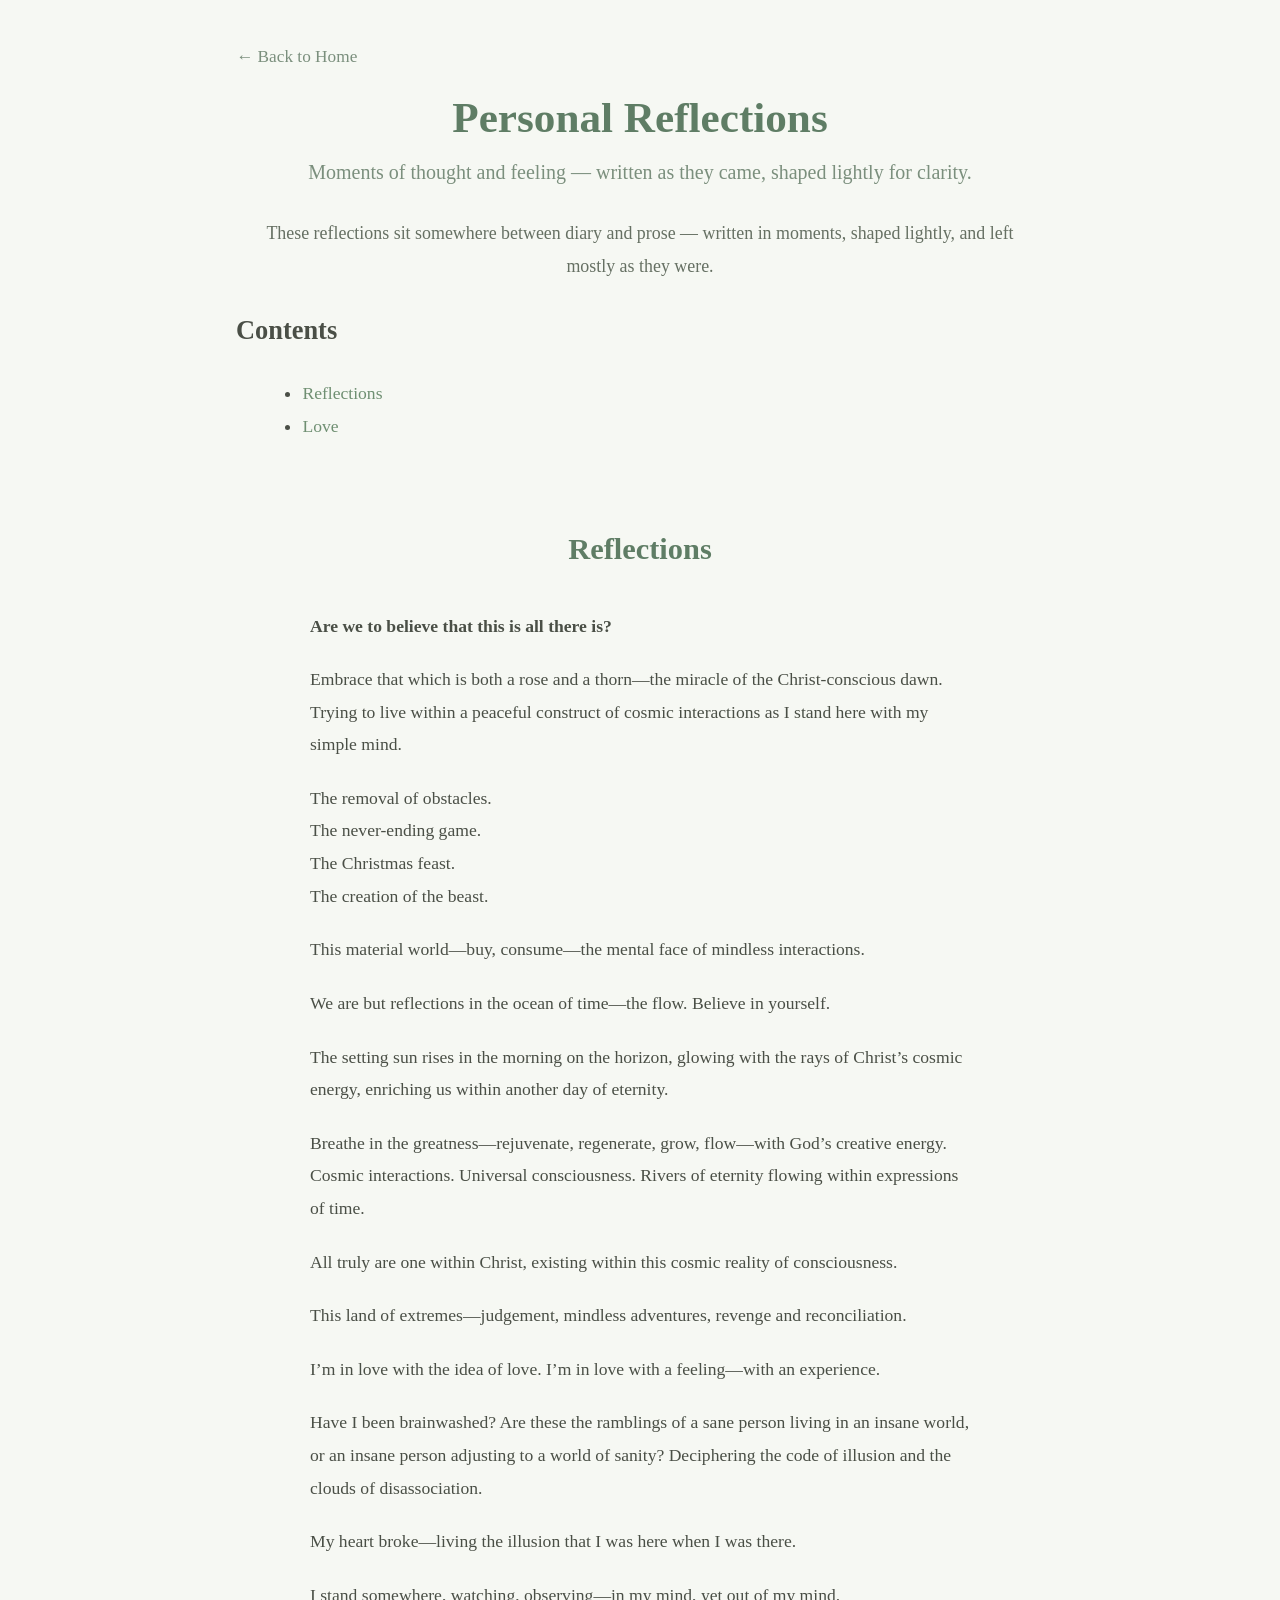
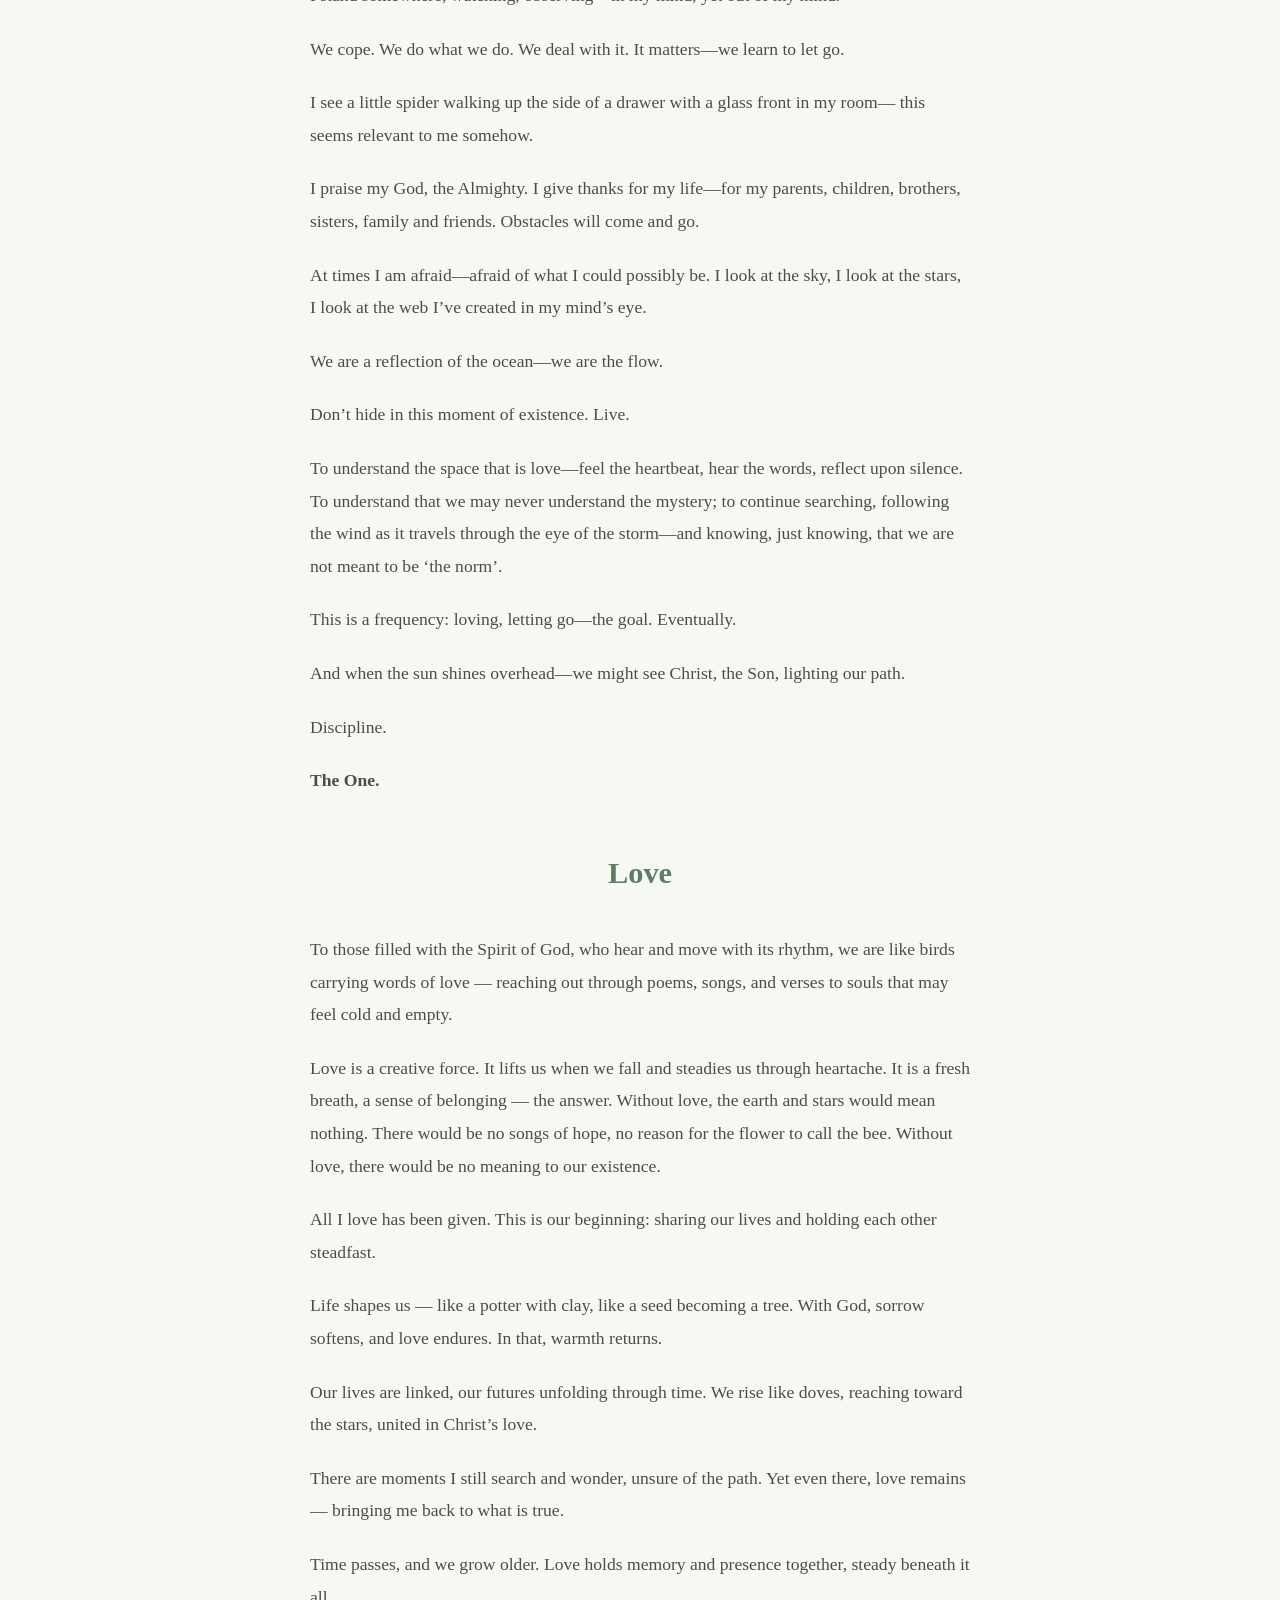
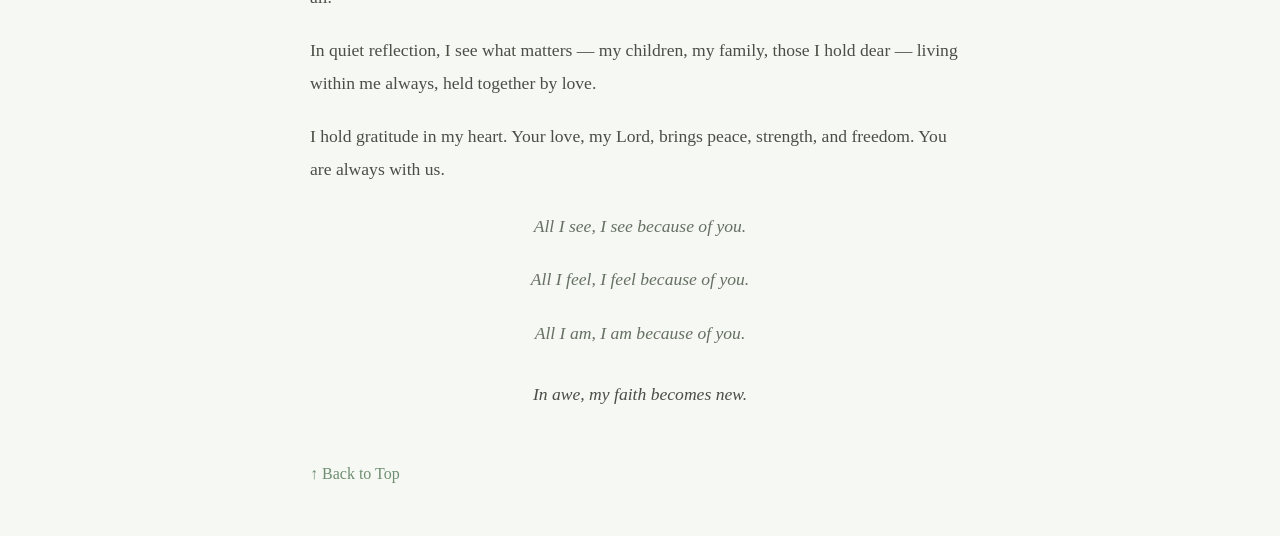
<file: personal-reflections.html>
<!DOCTYPE html>
<html lang="en">
<head>
  <meta charset="UTF-8" />
  <meta name="viewport" content="width=device-width, initial-scale=1.0"/>
  <title>Personal Reflections — Robin K</title>
  <link rel="stylesheet" href="styles.css" />
</head>

<body>

<div class="article-page">

  <a href="index.html" class="nav-link">← Back to Home</a>

  <h1 class="page-title">Personal Reflections</h1>

  <p class="page-subtitle">
    Moments of thought and feeling — written as they came, shaped lightly for clarity.
  </p>
  
  <p class="intro">
  These reflections sit somewhere between diary and prose — written in moments,
  shaped lightly, and left mostly as they were.
</p>

    <h2>Contents</h2>
  <ul>
    <li><a href="#reflections">Reflections</a></li>
    <li><a href="#love">Love</a></li>
  </ul>
</div>

  <!-- REFLECTION 1 -->

  <section id="reflections" class="text-section">
  <h2 class="section-heading">Reflections</h2>
  <div class="text-section">

    <p><strong>Are we to believe that this is all there is?</strong></p>

    <p>
      Embrace that which is both a rose and a thorn—the miracle of the Christ-conscious dawn.
      Trying to live within a peaceful construct of cosmic interactions as I stand here with my simple mind.
    </p>

    <p>
      The removal of obstacles.<br>
      The never-ending game.<br>
      The Christmas feast.<br>
      The creation of the beast.
    </p>

    <p>
      This material world—buy, consume—the mental face of mindless interactions.
    </p>

    <p>
      We are but reflections in the ocean of time—the flow. Believe in yourself.
    </p>

    <p>
      The setting sun rises in the morning on the horizon, glowing with the rays of Christ’s cosmic energy,
      enriching us within another day of eternity.
    </p>

    <p>
      Breathe in the greatness—rejuvenate, regenerate, grow, flow—with God’s creative energy.
      Cosmic interactions. Universal consciousness. Rivers of eternity flowing within expressions of time.
    </p>

    <p>
      All truly are one within Christ, existing within this cosmic reality of consciousness.
    </p>

    <p>
      This land of extremes—judgement, mindless adventures, revenge and reconciliation.
    </p>

    <p>
      I’m in love with the idea of love. I’m in love with a feeling—with an experience.
    </p>

    <p>
      Have I been brainwashed? Are these the ramblings of a sane person living in an insane world,
      or an insane person adjusting to a world of sanity? Deciphering the code of illusion and the clouds of disassociation.
    </p>

    <p>
      My heart broke—living the illusion that I was here when I was there.
    </p>

    <p>
      I stand somewhere, watching, observing—in my mind, yet out of my mind.
    </p>

    <p>
      We cope. We do what we do. We deal with it. It matters—we learn to let go.
    </p>

    <p>
      I see a little spider walking up the side of a drawer with a glass front in my room—
      this seems relevant to me somehow.
    </p>

    <p>
      I praise my God, the Almighty. I give thanks for my life—for my parents, children, brothers,
      sisters, family and friends. Obstacles will come and go.
    </p>

    <p>
      At times I am afraid—afraid of what I could possibly be. I look at the sky, I look at the stars,
      I look at the web I’ve created in my mind’s eye.
    </p>

    <p>
      We are a reflection of the ocean—we are the flow.
    </p>

    <p>
      Don’t hide in this moment of existence. Live.
    </p>

    <p>
      To understand the space that is love—feel the heartbeat, hear the words, reflect upon silence.
      To understand that we may never understand the mystery; to continue searching, following the wind
      as it travels through the eye of the storm—and knowing, just knowing, that we are not meant to be ‘the norm’.
    </p>

    <p>
      This is a frequency: loving, letting go—the goal. Eventually.
    </p>

    <p>
      And when the sun shines overhead—we might see Christ, the Son, lighting our path.
    </p>

    <p>Discipline.</p>

    <p><strong>The One.</strong></p>

  </div>


<section id="love" class="text-section">
  <h2 class="section-heading">Love</h2>
  <p>
    To those filled with the Spirit of God, who hear and move with its rhythm,
    we are like birds carrying words of love — reaching out through poems,
    songs, and verses to souls that may feel cold and empty.
  </p>

  <p>
    Love is a creative force. It lifts us when we fall and steadies us through
    heartache. It is a fresh breath, a sense of belonging — the answer. Without
    love, the earth and stars would mean nothing. There would be no songs of
    hope, no reason for the flower to call the bee. Without love, there would be
    no meaning to our existence.
  </p>

  <p>
    All I love has been given. This is our beginning: sharing our lives and
    holding each other steadfast.
  </p>

  <p>
    Life shapes us — like a potter with clay, like a seed becoming a tree. With
    God, sorrow softens, and love endures. In that, warmth returns.
  </p>

  <p>
    Our lives are linked, our futures unfolding through time. We rise like
    doves, reaching toward the stars, united in Christ’s love.
  </p>

  <p>
    There are moments I still search and wonder, unsure of the path. Yet even
    there, love remains — bringing me back to what is true.
  </p>

  <p>
    Time passes, and we grow older. Love holds memory and presence together,
    steady beneath it all.
  </p>

  <p>
    In quiet reflection, I see what matters — my children, my family, those I
    hold dear — living within me always, held together by love.
  </p>

  <p>
    I hold gratitude in my heart. Your love, my Lord, brings peace, strength,
    and freedom. You are always with us.
  </p>

  <div class="closing-lines">
    <p>All I see, I see because of you.</p>
    <p>All I feel, I feel because of you.</p>
    <p>All I am, I am because of you.</p>
  </div>

  <p class="center-text" style="margin-top: 1.8rem; font-style: italic;">
    In awe, my faith becomes new.
  </p>
</section>

  <p class="back-link"><a href="#top">↑ Back to Top</a></p>

</div>

</body>
</html>
</file>
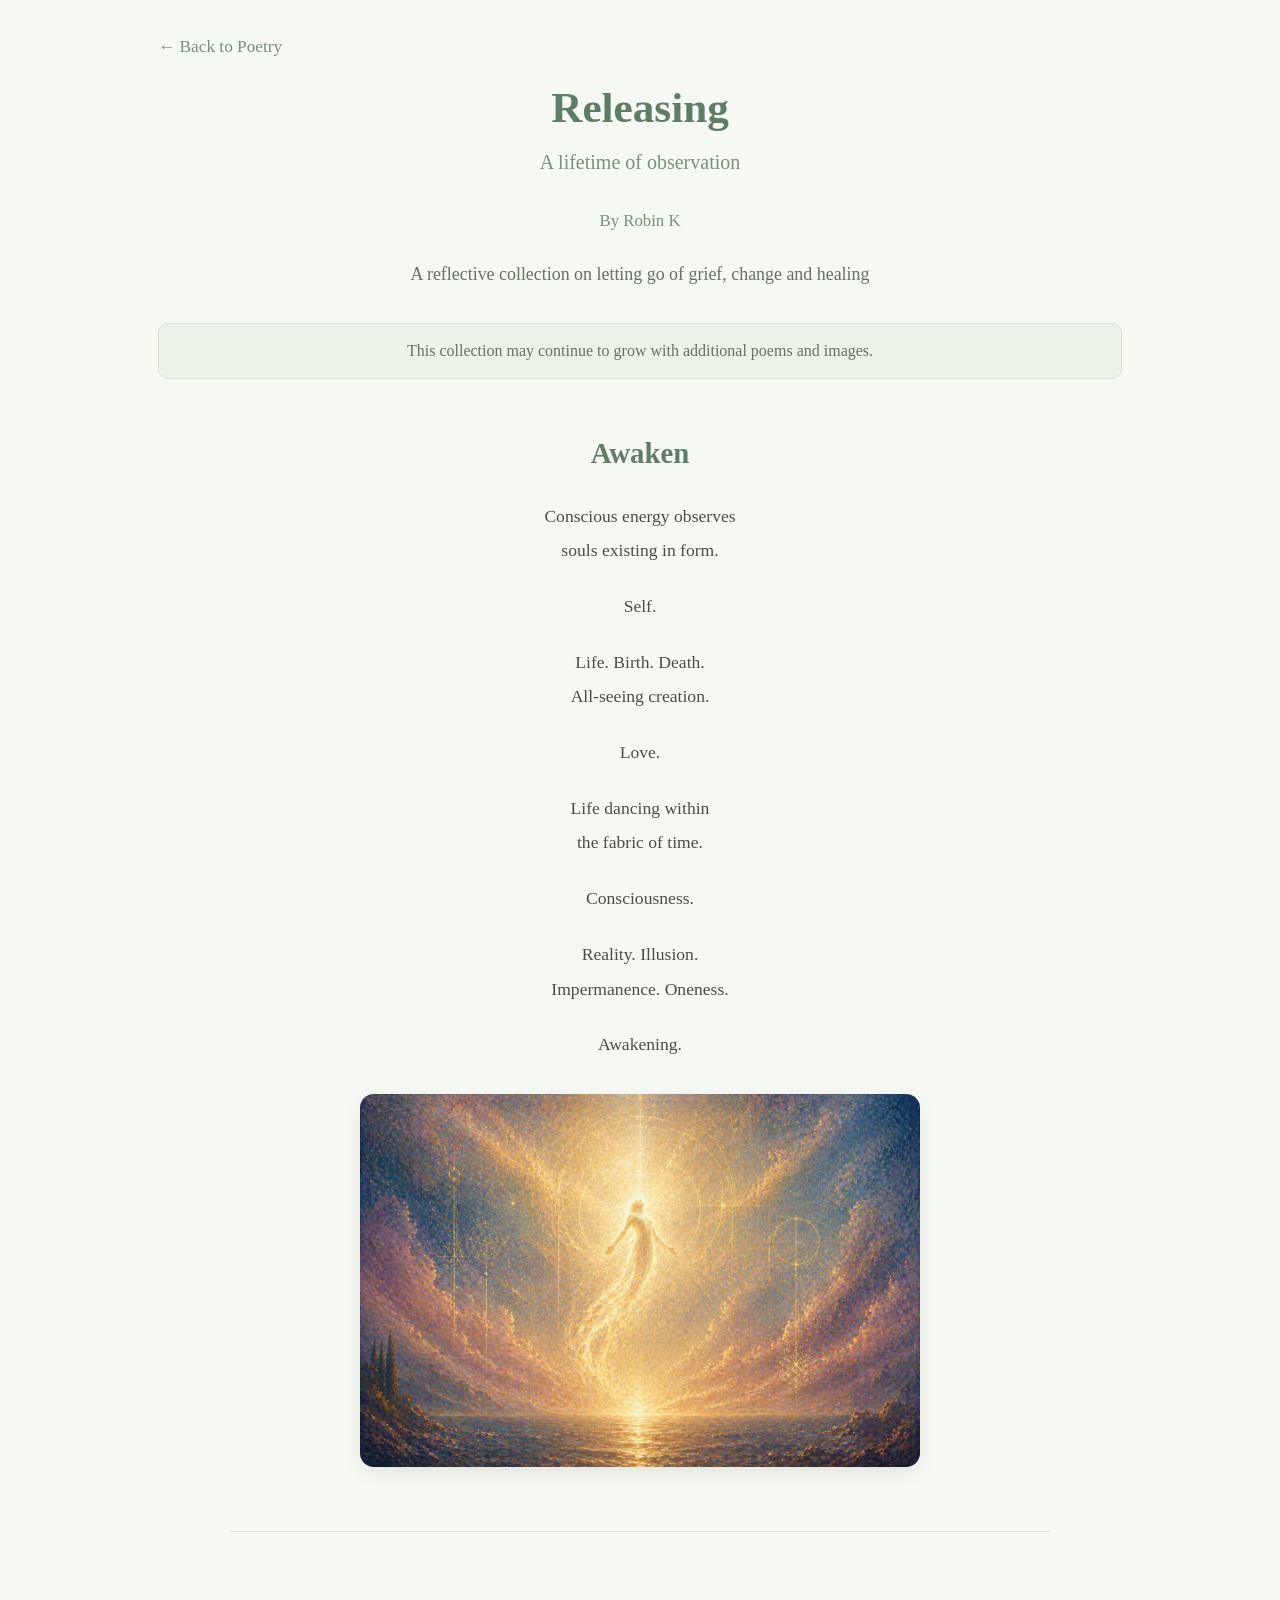
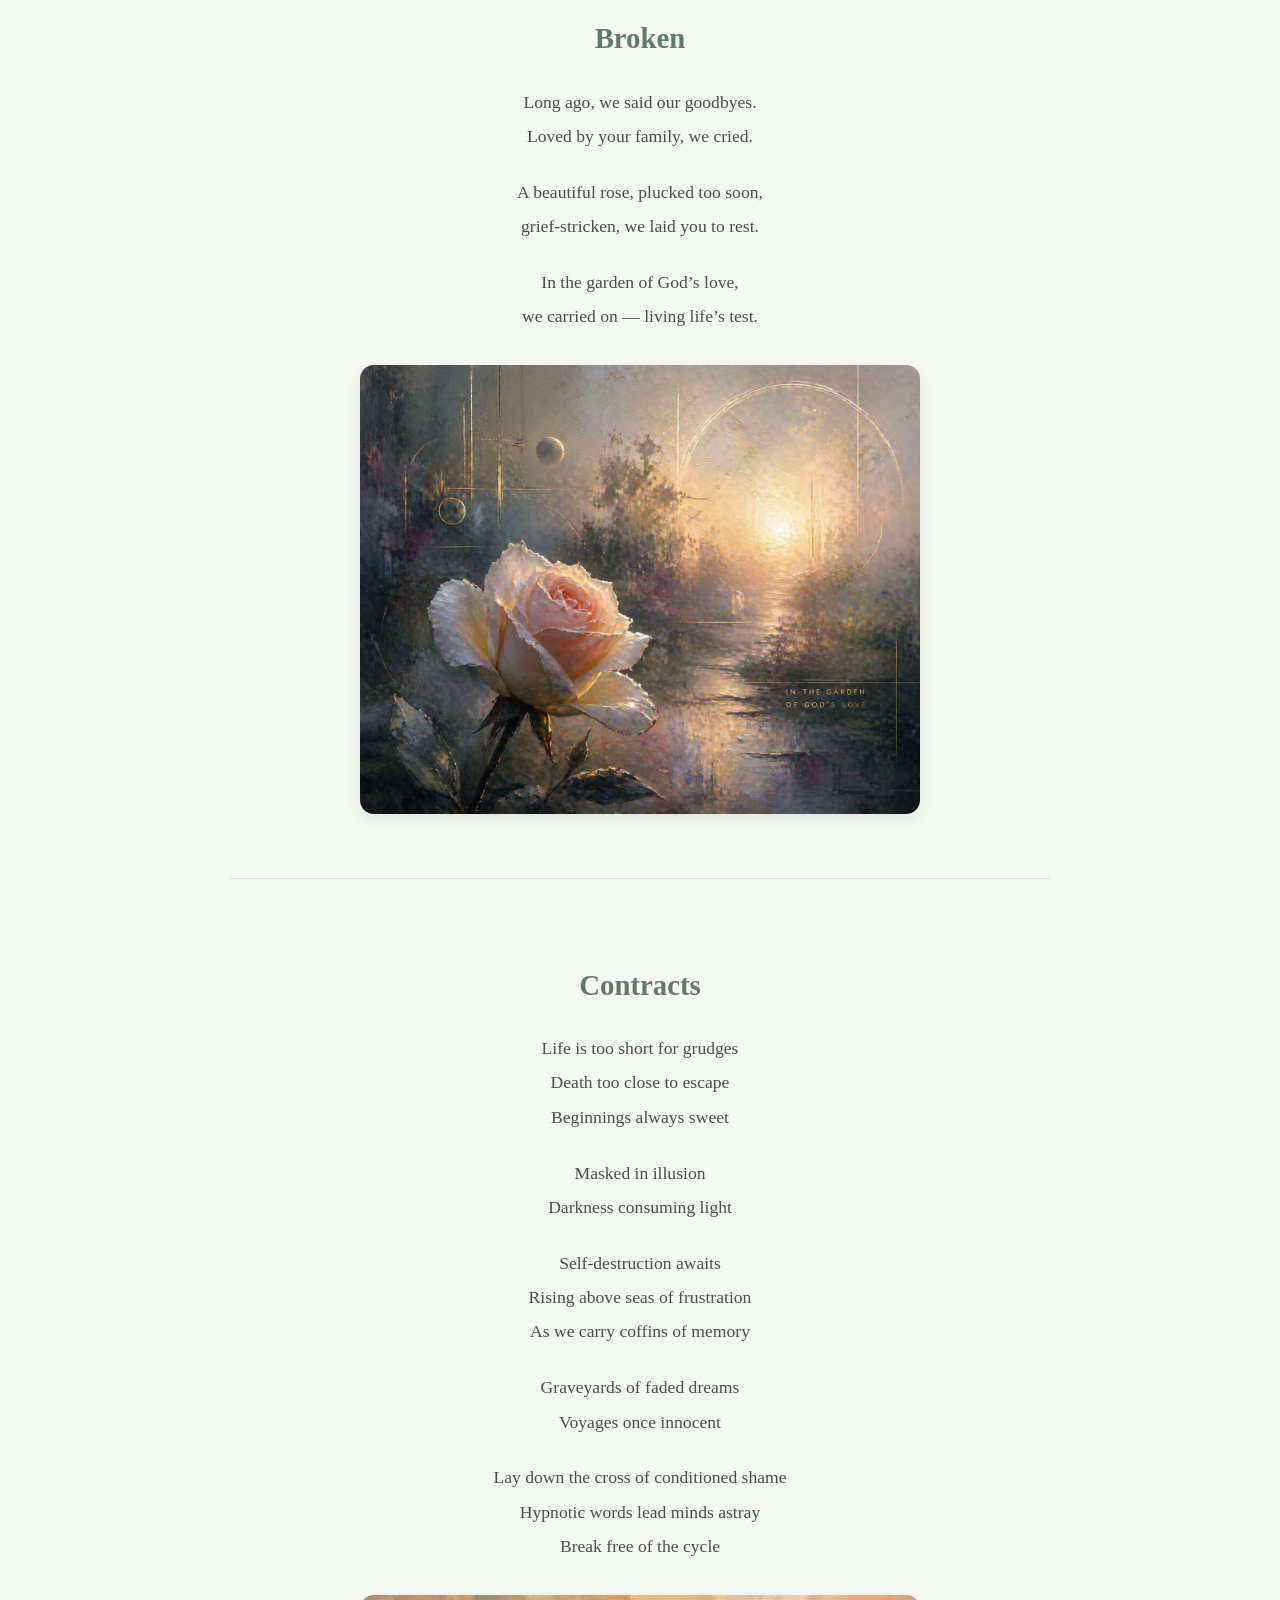
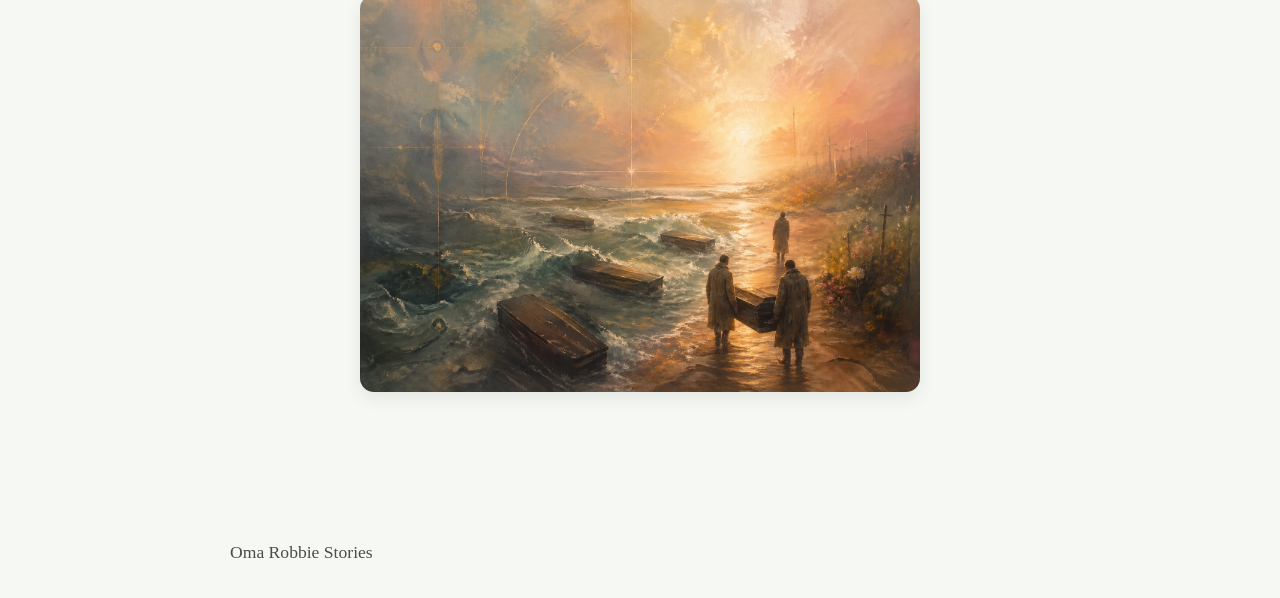
<file: poetry/releasing.html>
<!DOCTYPE html>
<html lang="en">
<head>
  <meta charset="UTF-8" />
  <meta name="viewport" content="width=device-width, initial-scale=1.0" />
  <title>Robin's Poetic Perspective | Oma Robbie Stories</title>
  <link rel="stylesheet" href="../styles.css" />
</head>

<body>

  <a href="../poetry.html" class="nav-link">← Back to Poetry</a>
  
  <h1 class="page-title">Releasing</h1>
  <p class="page-subtitle">A lifetime of observation</p>
  <p class="page-author">By Robin K</p>

  <p class="intro">
    A reflective collection on letting go of grief, change and healing
  </p>

  <div class="notice-box">
    This collection may continue to grow with additional poems and images.
  </div>

  <section class="poetry-collection">

    <!-- AWAKEN -->
    <article class="poem-entry">

      <h2 class="section-heading">Awaken</h2>

      <div class="poem-text">

        <p>
          Conscious energy observes<br>
          souls existing in form.
        </p>

        <p>Self.</p>

        <p>
          Life. Birth. Death.<br>
          All-seeing creation.
        </p>

        <p>Love.</p>

        <p>
          Life dancing within<br>
          the fabric of time.
        </p>

        <p>Consciousness.</p>

        <p>
          Reality. Illusion.<br>
          Impermanence. Oneness.
        </p>

        <p>Awakening.</p>

      </div>

      <div class="single-image">
        <img src="../images/poetry/releasing/awaken.jpg" alt="Awaken" />
      </div>

    </article>


    <!-- BROKEN -->
    <article class="poem-entry">

      <h2 class="section-heading">Broken</h2>

      <div class="poem-text">

        <p>
          Long ago, we said our goodbyes.<br>
          Loved by your family, we cried.
        </p>

        <p>
          A beautiful rose, plucked too soon,<br>
          grief-stricken, we laid you to rest.
        </p>

        <p>
          In the garden of God’s love,<br>
          we carried on — living life’s test.
        </p>

      </div>

      <div class="single-image">
        <img src="../images/poetry/releasing/broken.jpg" alt="Broken" />
      </div>

    </article>


    <!-- CONTRACTS -->
    <article class="poem-entry">

      <h2 class="section-heading">Contracts</h2>

      <div class="poem-text">

        <p>
          Life is too short for grudges<br>
          Death too close to escape<br>
          Beginnings always sweet
        </p>

        <p>
          Masked in illusion<br>
          Darkness consuming light
        </p>

        <p>
          Self-destruction awaits<br>
          Rising above seas of frustration<br>
          As we carry coffins of memory
        </p>

        <p>
          Graveyards of faded dreams<br>
          Voyages once innocent
        </p>

        <p>
          Lay down the cross of conditioned shame<br>
          Hypnotic words lead minds astray<br>
          Break free of the cycle
        </p>

      </div>

      <div class="single-image">
        <img src="../images/poetry/releasing/contracts.jpg" alt="Contracts" />
      </div>

    </article>

    <p class="page-footer">Oma Robbie Stories</p>

  </section>

</body>
</html>
</file>
<file: styles.css>
/* =========================================================
   OMA ROBBIE STORIES — MASTER STYLES.CSS
   Unified stylesheet for:
   - index.html
   - children.html
   - poetry.html
   - Fly and Frog story pages
   - mandela.html
   - article / archive-style pages
========================================================= */


:root {
  --bg-main: #f6f8f3;
  --bg-soft: #edf2e8;
  --bg-card: #ffffff;
  --bg-muted: #f9faf7;

  --text-main: #4a4f46;
  --text-soft: #667063;
  --text-heading: #5f7d65;
  --text-subtle: #7b8f7d;
  --text-warm: #7a6a5f;

  --link: #6f8f72;
  --link-hover: #4f6f56;

  --border-soft: #d8e0d2;
  --border-muted: #dfe6d8;

  --shadow-soft: 0 4px 14px rgba(0, 0, 0, 0.06);
  --shadow-hover: 0 10px 22px rgba(0, 0, 0, 0.10);

  --radius-sm: 10px;
  --radius-md: 14px;
  --radius-lg: 18px;

  --max-page: 1000px;
  --max-narrow: 820px;
  --max-wide: 1200px;

   /* Spacing rhythm */
--space-xs: 8px;
--space-sm: 12px;
--space-md: 20px;
--space-lg: 32px;
--space-xl: 48px;
--space-xxl: 64px;
   
  --transition-soft: all 0.25s ease;   /* Optional future-proof variables */
}


/* =========================================================
   2. GLOBAL RESET / FOUNDATION
========================================================= */
*,
*::before,
*::after {
  box-sizing: border-box;
}

html {
  scroll-behavior: smooth;
}

body {
  font-family: Georgia, serif;
  background: var(--bg-main);
  color: var(--text-main);
  max-width: var(--max-page);
  margin: 30px auto;
  padding: 0 18px;
  font-size: 1.1rem;
  line-height: 1.85;
  overflow-wrap: break-word;
}

img {
  max-width: 100%;
  height: auto;
  display: block;
}

a {
  color: var(--link);
  text-decoration: none;
}

a:hover {
  color: var(--link-hover);
  text-decoration: underline;
}

p {
  margin: 0 0 1.2em;
}

ul,
ol {
  margin: 0 0 1.2em 1.5em;
}

hr {
  border: 0;
  border-top: 1px solid var(--border-muted);
  margin: 2rem 0;
}


/* =========================================================
   3. GENERIC PAGE ELEMENTS
========================================================= */
.nav-link {
  display: inline-block;
  margin-bottom: 22px;
  color: var(--text-subtle);
  font-size: 1.08rem;
  line-height: 1.5;
  text-decoration: none;
}

.nav-link:hover {
  color: var(--link-hover);
  text-decoration: underline;
}

.page-title {
  text-align: center;
  color: var(--text-heading);
  font-size: 2.7rem;
  line-height: 1.2;
  margin: 0 0 10px;
}

.page-subtitle {
  text-align: center;
  color: var(--text-subtle);
  font-size: 1.25rem;
  margin: 0 0 28px;
}

.page-author {
  text-align: center;
  color: var(--text-subtle);
  font-size: 1.05rem;
  margin: -4px 0 22px;
}

.intro {
  max-width: 760px;
   margin: 0 auto var(--space-lg);
  text-align: center;
  color: var(--text-soft);
  font-size: 1.12rem;
}

.section-title {
  color: var(--text-heading);
  font-size: 1.9rem;
  margin: 2rem 0 0.9rem;
  line-height: 1.25;
}

.section-heading {
  text-align: center;
  color: var(--text-heading);
  font-size: 1.9rem;
   margin: var(--space-xl) 0 var(--space-lg);
}

.sub-heading {
  color: var(--text-subtle);
  font-size: 1.22rem;
  margin: 1.4rem 0 0.7rem;
  line-height: 1.35;
}

.lead-text {
  font-size: 1.15rem;
  color: var(--text-soft);
}

.center-text {
  text-align: center;
}

.text-section p {
  max-width: 660px;
  margin: 0 auto 1.2em;
}

/* =========================================================
   4. INDEX / HOME PAGE
========================================================= */

.notice-box {
  background: var(--bg-soft);
  border: 1px solid var(--border-soft);
  color: var(--text-soft);
  padding: 12px 16px;
  border-radius: var(--radius-sm);
  margin-bottom: 26px;
  text-align: center;
  font-size: 1rem;
}

/* HERO SECTION */

.hero-section {
  position: relative;
  text-align: center;
  padding: var(--space-xl) 20px var(--space-lg);
  margin-bottom: 40px;
  border-radius: var(--radius-lg);
  overflow: hidden;
  background: url("images/poetry.jpg") center/cover no-repeat;
}

.hero-section::before {
  content: "";
  position: absolute;
  inset: 0;
  background: linear-gradient(
    to bottom,
    rgba(255, 250, 244, 0.6),
    rgba(255, 250, 244, 0.5),
    rgba(255, 250, 244, 0.6)
  );
  z-index: 1;
}

.hero-section * {
  position: relative;
  z-index: 2;
}

.hero-inner {
  max-width: 700px;
  margin: 0 auto;
}

.hero-section h1 {
  color: var(--text-heading);
  font-size: 3.3rem;
  line-height: 1.15;
  margin-bottom: 10px;
  letter-spacing: 0.5px;
}

.hero-subtitle {
  font-size: 1.35rem;
  color: var(--text-subtle);
  margin-bottom: 18px;
}

.hero-line {
  font-size: 1.15rem;
  color: var(--text-soft);
  max-width: 520px;
  margin: 0 auto;
}

/* ARTIST INTRO */

.artist-intro {
  max-width: 900px;
  margin: 3rem auto;
  display: flex;
  gap: 2rem;
  align-items: center;
  padding: 2rem;
  background: rgba(255, 250, 244, 0.75);
  border-radius: 22px;
}

.artist-portrait {
  width: 220px;
  border-radius: 18px;
  box-shadow: 0 10px 28px rgba(70, 55, 45, 0.18);
}

.artist-text {
  flex: 1;
}

/* INTRO SECTION */

.intro-section {
  background: rgba(255, 255, 255, 0.55);
  border: 1px solid var(--border-muted);
  border-radius: var(--radius-lg);
  padding: 28px 28px 24px;
  margin-bottom: 36px;
  box-shadow: 0 6px 20px rgba(0, 0, 0, 0.05);
  backdrop-filter: blur(6px);
}

.intro-subtitle {
  text-align: center;
  color: var(--text-heading);
  font-size: 1.4rem;
  margin-bottom: 0.8rem;
}

.intro-greeting {
  font-size: 1.22rem;
  color: var(--text-soft);
  text-align: center;
}

.closing-lines {
  text-align: center;
  color: var(--text-soft);
  font-style: italic;
  margin-top: 1.5rem;
}

/* ABOUT */

.about {
  background:
    linear-gradient(rgba(246, 248, 243, 0.85), rgba(246, 248, 243, 0.95)),
    url("images/your-hero-image.jpg");
  border: 1px solid var(--border-muted);
  border-radius: var(--radius-lg);
  background-size: cover;
  background-position: center;
  padding: 24px;
 margin-bottom: var(--space-lg);
  box-shadow: var(--shadow-soft);
}

/* BUTTON */

.contact-button {
  display: inline-block;
  padding: 10px 20px;
  background-color: var(--bg-soft);
  color: var(--text-warm);
  border: 1px solid var(--border-soft);
  border-radius: 24px;
  letter-spacing: 0.3px;
  font-size: 0.95rem;
  text-decoration: none;
  transition: all 0.25s ease;
}

.contact-button:hover {
  background-color: #e4ebdd;
  color: var(--text-main);
  text-decoration: none;
}

/* MOBILE */

@media (max-width: 700px) {
  .artist-intro {
    flex-direction: column;
    text-align: center;
  }

  .artist-portrait {
    width: 180px;
  }

  .hero-section {
    padding: 60px 18px 55px;
  }

  .hero-section h1 {
    font-size: 2.4rem;
  }
}


/* =========================================================
   5. CARD / GRID LAYOUTS (HOMEPAGE)
========================================================= */

.container {
  margin-top: 28px;
}

.grid {
  display: grid;
  grid-template-columns: repeat(2, minmax(0, 1fr));
  gap: 28px;
}

.card {
  display: block;
  background: var(--bg-card);
  border: 1px solid var(--border-muted);
  border-radius: var(--radius-lg);
  overflow: hidden;
  box-shadow: var(--shadow-soft);
  cursor: pointer;
  text-decoration: none;
  color: inherit;
  transition: transform 0.25s ease, box-shadow 0.25s ease;
}

.card:hover {
  transform: translateY(-6px);
  box-shadow: 0 16px 30px rgba(0, 0, 0, 0.12);
}

.card img {
  width: 100%;
  aspect-ratio: 4 / 3;
  object-fit: cover;
  display: block;
  transition: transform 0.4s ease, filter 0.4s ease;
}

.card:hover img {
  transform: scale(1.03);
  filter: brightness(1.05) contrast(1.05);
}

.card h3,
.card p {
  padding-left: 18px;
  padding-right: 18px;
}

.card h3 {
  color: var(--text-heading);
  font-size: 1.45rem;
 margin: var(--space-md) 0 var(--space-sm);
}

.card p {
  margin-bottom: 18px;
}

/* MOBILE */

@media (max-width: 700px) {
  .grid {
    grid-template-columns: 1fr;
    gap: 22px;
  }

  .card h3 {
    font-size: 1.3rem;
  }
}


/* =========================================================
   6. STORY / POETRY CARD GRID
========================================================= */

.story-intro {
  text-align: center;
  max-width: 760px;
  margin: 0 auto 30px;
  color: var(--text-soft);
}

.story-grid {
  display: grid;
  grid-template-columns: repeat(2, minmax(0, 1fr));
  gap: 28px;
  margin-top: 35px;
}

.story-card {
  display: block;
  background: var(--bg-card);
  border: 1px solid var(--border-muted);
  border-radius: var(--radius-lg);
  overflow: hidden;
  box-shadow: var(--shadow-soft);
  transition: transform 0.25s ease, box-shadow 0.25s ease;
  text-decoration: none;
  color: inherit;
}

.story-card:hover {
  transform: translateY(-4px);
  box-shadow: var(--shadow-hover);
}

.story-card img {
  width: 100%;
  aspect-ratio: 4 / 3;
  object-fit: cover;
  display: block;
  transition: transform 0.35s ease;
}

.story-card:hover img {
  transform: scale(1.02);
}

.story-card-content {
  padding: 18px;
}

.story-card h3 {
  margin: 0 0 10px;
  color: var(--text-heading);
  font-size: 1.35rem;
  line-height: 1.3;
}

.story-card p {
  margin-bottom: 14px;
  color: var(--text-main);
  line-height: 1.7;
  font-size: 1rem;
}

.story-cta {
  display: inline-block;
  color: var(--link);
  font-weight: 600;
  margin-top: 6px;
  transition: color 0.2s ease;
}

.story-card:hover .story-cta {
  color: var(--link-hover);
}

.arrow {
  margin-left: 4px;
  transition: transform 0.2s ease;
}

.story-card:hover .arrow {
  transform: translateX(3px);
}

/* MOBILE */

@media (max-width: 700px) {
  .story-grid {
    grid-template-columns: 1fr;
    gap: 22px;
  }

  .story-card h3 {
    font-size: 1.25rem;
  }
}


/* =========================================================
   7. STORYBOOK / FLY AND FROG
========================================================= */
.storybook-shell {
  max-width: var(--max-wide);
  margin: 0 auto;
}

.storybook-track {
  display: flex;
  gap: 26px;
  overflow-x: auto;
  scroll-snap-type: x mandatory;
  padding-bottom: 12px;
  -webkit-overflow-scrolling: touch;
}

.storybook-track::-webkit-scrollbar {
  height: 10px;
}

.storybook-track::-webkit-scrollbar-thumb {
  background: #cfd8c8;
  border-radius: 999px;
}

.story-page {
  flex: 0 0 100%;
  scroll-snap-align: start;
  background: rgba(255, 255, 255, 0.65);
  border: 1px solid var(--border-muted);
  border-radius: var(--radius-lg);
  padding: 26px;
  box-shadow: var(--shadow-soft);
}

.page-spread {
  display: grid;
  grid-template-columns: 1fr 1.2fr;
  gap: 28px;
  align-items: start;
}

.page-text {
  font-size: 1.16rem;
}

.page-text h2,
.page-text h3 {
  color: var(--text-heading);
  line-height: 1.25;
  margin-top: 0;
}

.page-images {
  display: grid;
  grid-template-columns: 1fr;
  gap: 18px;
}

.page-images.two-images {
  grid-template-columns: 1fr 1fr;
}

.page-images img,
.story-image,
.spread-image {
  width: 100%;
  border-radius: var(--radius-md);
  object-fit: contain;
  background: var(--bg-muted);
}

.image-pair {
  display: grid;
  grid-template-columns: 1fr 1fr;
  gap: 24px;
}

.image-card img {
  width: 100%;
  display: block;
  border-radius: var(--radius-md);
}

.story-caption {
  font-size: 1rem;
  color: var(--text-soft);
  text-align: center;
  margin-top: 8px;
}

.cover-page,
.back-page {
  text-align: center;
  padding: 22px;
}

.cover-page img,
.back-page img {
  width: 100%;
  border-radius: var(--radius-md);
  object-fit: contain;
}

.cover-title {
  color: var(--text-heading);
  font-size: 2.4rem;
  line-height: 1.2;
  margin: 0 0 8px;
}

.cover-byline {
  color: var(--text-subtle);
  font-size: 1.25rem;
  margin-bottom: 20px;
}

/* MOBILE */

@media (max-width: 800px) {
  .page-spread {
    grid-template-columns: 1fr;
  }

  .page-images.two-images {
    grid-template-columns: 1fr;
  }

  .story-page {
    padding: 20px;
  }

  .cover-title {
    font-size: 2rem;
  }

  .page-text {
    font-size: 1.08rem;
  }
}


/* =========================================================
   8. MANDELA / ARTICLE / ESSAY PAGES
========================================================= */
.article-page {
  max-width: var(--max-narrow);
  margin: 0 auto;
  padding: 10px 6px;
}

.article-page p {
  margin-bottom: 1.3em;
}

.article-page em {
  color: var(--text-warm);
}

.part-heading {
  text-align: center;
  color: var(--text-warm);
  font-size: 1rem;
  margin: 0 0 30px;
  letter-spacing: 0.3px;
}

.text-section {
  margin: var(--space-lg) 0 var(--space-xl);
}

.back-link {
  margin-top: 20px;
  font-size: 1rem;
}

.quote {
  margin: 1.8rem 0;
  padding: 18px 20px;
  border-left: 4px solid #b9c7b0;
  background: rgba(255, 255, 255, 0.55);
  border-radius: 0 var(--radius-sm) var(--radius-sm) 0;
  font-style: italic;
  color: #52594e;
}

.quote-author {
  max-width: 620px;
  margin: 8px auto 20px;
  text-align: right;
  font-size: 0.95rem;
  color: var(--text-soft);
  font-style: normal;
}

.quote-section {
  margin: 30px 0 50px;
  text-align: center;
}

.signature-quote {
  max-width: 640px;
  margin: 0 auto;
  font-style: italic;
  color: var(--text-soft);
  line-height: 1.8;
  text-align: center;
}

.signature-quote .quote-author {
  display: block;
  margin-top: 12px;
  font-style: normal;
  font-size: 0.95rem;
  color: var(--text-subtle);
}

.bible-reference {
  display: block;
  margin-top: 8px;
  font-size: 0.98rem;
  color: var(--text-soft);
  font-style: normal;
}

.source-note {
  margin-top: 1.4rem;
  font-size: 0.96rem;
  color: var(--text-soft);
}

.archive-grid {
  display: grid;
  grid-template-columns: repeat(2, minmax(0, 1fr));
  gap: 22px;
  margin: 2rem 0;
}

.archive-item {
  background: var(--bg-card);
  border: 1px solid var(--border-muted);
  border-radius: var(--radius-md);
  overflow: hidden;
  box-shadow: var(--shadow-soft);
  text-align: center;
}

.archive-item img {
  width: 100%;
  aspect-ratio: 4 / 3;
  object-fit: cover;
  display: block;
}

.archive-item-content {
  padding: 16px;
}

.archive-item h3 {
  margin: 0 0 8px;
  color: var(--text-heading);
  font-size: 1.25rem;
}

.archive-caption {
  max-width: 220px;
  margin: 0 auto;
  padding: 8px 10px 12px;
  text-align: center;
  font-size: 0.82rem;
  line-height: 1.45;
  color: var(--text-soft);
}

.signature-block {
  margin-top: 2.4rem;
  padding: 24px 22px;
  border-top: 1px solid var(--border-muted);
  background: rgba(255, 255, 255, 0.45);
  border-radius: var(--radius-md);
  color: var(--text-main);
}

.figure-note {
  text-align: center;
  color: var(--text-soft);
  font-size: 0.95rem;
  margin-top: 8px;
}

.article-image {
  margin: 1.5rem 0;
}

.article-image img {
  width: 100%;
  border-radius: var(--radius-md);
  object-fit: contain;
}

/* MOBILE */

@media (max-width: 700px) {
  .archive-grid {
    grid-template-columns: 1fr;
    gap: 20px;
  }

  .quote {
    padding: 16px 18px;
  }

  .archive-caption {
    max-width: 260px;
  }
}

/* =========================================================
   9. POETRY LANDING PAGE + COLLECTION PAGE
========================================================= */

.poetry-collection {
  max-width: 820px;
  margin: 2.5rem auto 0;
}

.poem-entry {
  margin: 0 0 5rem;
  padding-bottom: 4rem;
  border-bottom: 1px solid rgba(90, 110, 90, 0.15);
}

.poem-entry:last-of-type {
  border-bottom: none;
}

.poem-entry h2 {
  font-size: 1.8rem;
  color: #5f7d65;
  margin-bottom: 1.2rem;
  text-align: center;
}

.poem-text {
  max-width: 620px;
  margin: 0 auto 2rem;
  text-align: center;
}

.poem-text p {
  margin-bottom: 1.35rem;
  line-height: 1.95;
}

.single-image {
  max-width: 560px;
  margin: 2rem auto 0;
}

.single-image img {
  width: 100%;
  border-radius: var(--radius-md);
  object-fit: contain;
  box-shadow: 0 6px 18px rgba(0, 0, 0, 0.08);
}

.reflection-entry {
  border-bottom: none;
}

@media (max-width: 768px) {
  .poem-entry h2 {
    font-size: 1.45rem;
  }

  .poem-text {
    font-size: 1.05rem;
  }
}
/* =========================================================
   10. COMING SOON CARD (POETRY)
========================================================= */

.coming-soon-card {
  opacity: 0.85;
  cursor: default;
}

.coming-soon-card:hover {
  transform: none;
  box-shadow: var(--shadow-soft);
}

.coming-soon-card img {
  filter: grayscale(20%);
}

/* =========================================================
   11. GENERIC IMAGE GALLERIES
========================================================= */

.image-grid {
  display: grid;
  grid-template-columns: repeat(2, minmax(0, 1fr));
  gap: 20px;
  margin: 1.8rem 0;
}

.image-grid img {
  width: 100%;
  border-radius: var(--radius-md);
  object-fit: cover;
  display: block;
transition: transform 0.25s ease;
}

.image-grid img:hover {
  transform: scale(1.01);
}

.single-image img {
  width: 100%;
  border-radius: var(--radius-md);
  object-fit: contain;
  display: block;
}

/* MOBILE */

@media (max-width: 700px) {
  .image-grid {
    grid-template-columns: 1fr;
    gap: 16px;
  }
}


/* =========================================================
   12. FOOTER / SMALL NOTES
========================================================= */

.footer {
  text-align: center;
  font-size: 0.98rem;
  margin: 3rem 0 2rem;
  color: var(--text-soft);
}

.page-footer {
  margin-top: 3rem;
}

.coming-soon {
  margin-top: 10px;
  font-weight: 600;
  color: #8a8f86;
  font-style: italic;
}

/* =========================================================
   13. TABLET
========================================================= */

@media (max-width: 900px) {

  body {
    font-size: 1.08rem;
    line-height: 1.82;
  }

  .hero-section h1 {
    font-size: 2.6rem;
  }
   
   .hero-section {
  padding: 65px 18px 60px;
}

  .page-title {
    font-size: 2.35rem;
  }

  .page-subtitle {
    font-size: 1.18rem;
  }

  .grid,
  .story-grid,
  .archive-grid,
  .image-grid {
    grid-template-columns: 1fr;
  }

  .page-spread {
    grid-template-columns: 1fr;
  }

  .page-images.two-images {
    grid-template-columns: 1fr 1fr;
  }
}


/* =========================================================
   14. MOBILE
========================================================= */

@media (max-width: 640px) {
  body {
    margin: 18px auto;
    padding: 0 14px;
    font-size: 1.14rem;
    line-height: 1.9;
  }

  .nav-link {
    font-size: 1.18rem;
    margin-bottom: 18px;
  }

  .hero-section h1 {
    font-size: 2.35rem;
  }

  .hero-section p {
    font-size: 1.18rem;
  }

  .page-title {
    font-size: 2.15rem;
  }

  .page-subtitle {
    font-size: 1.18rem;
    margin-bottom: 22px;
  }

  .section-title {
    font-size: 1.65rem;
  }

  .sub-heading {
    font-size: 1.18rem;
  }

  .intro-section,
  .story-page {
    padding: 18px;
  }

  .card img,
  .story-card img,
  .archive-item img {
    aspect-ratio: 4 / 3;
    object-fit: cover;
  }

  .page-images.two-images {
    grid-template-columns: 1fr;
  }

  .image-pair {
    grid-template-columns: 1fr;
    gap: 18px;
  }

  .cover-title {
    font-size: 2rem;
  }

  .cover-byline {
    font-size: 1.16rem;
  }

  .turn-link {
    font-size: 1.08rem;
    padding: 10px 14px;
  }

  .swipe-note {
    font-size: 1rem;
  }
}

@media (max-width: 560px) {
  .page-author,
  .part-heading,
  .source-note,
  .quote-author,
  .archive-caption,
  .back-link {
    font-size: 0.95rem;
  }

  .text-section {
    margin-top: 28px;
    margin-bottom: 34px;
  }
}


/* =========================================================
   15. VERY SMALL MOBILE
========================================================= */

@media (max-width: 420px) {
  body {
    padding: 0 12px;
    font-size: 1.12rem;
  }

  .nav-link {
    font-size: 1.2rem;
  }

   .hero-section {
  padding: 50px 16px 45px;
}

  .hero-section h1 {
    font-size: 2.1rem;
  }

  .page-title {
    font-size: 1.95rem;
  }

  .page-subtitle,
  .cover-byline {
    font-size: 1.12rem;
  }

  .story-page,
  .intro-section {
    padding: 16px;
  }
}


/* =========================================================
   16. AUTOBIOGRAPHY / LONG-FORM READING
========================================================= */

.autobio-page {
  max-width: 760px;
  margin: 0 auto;
}

.autobio-page p {
  text-align: justify;
  max-width: 660px;
  margin: 0 auto 1.4em;
    line-height: 1.85;
}

.chapter-heading {
  text-align: center;
  color: var(--text-heading);
  font-size: 2.1rem;
  margin: 3rem 0 1.5rem;
  scroll-margin-top: 90px;
}

.chapter-subheading {
  text-align: center;
  color: var(--text-subtle);
  font-size: 1.25rem;
  margin-bottom: 2rem;
  scroll-margin-top: 90px;
}

.story-block {
  margin-bottom: 2rem;
}

.story-block p {
  margin-bottom: 1.3em;
}

/* MOBILE READABILITY */

@media (max-width: 700px) {
  .autobio-page p {
    text-align: left; /* better readability on small screens */
  }
}

/* =========================================================
   17. AUTOBIOGRAPHY TITLE PAGE
========================================================= */

.title-page {
  text-align: center;
  padding: 60px 20px 50px;
  max-width: 760px;
  margin: 0 auto 40px;
}

.book-title {
  font-family: Georgia, serif;
  font-size: 2.9rem;
  color: var(--text-heading);
  line-height: 1.2;
  margin-bottom: 14px;
}

.book-subtitle {
  font-size: 1.35rem;
  color: var(--text-subtle);
  margin-bottom: 24px;
}

.book-author {
  font-size: 1.25rem;
  color: var(--text-main);
  margin-bottom: 20px;
}

.title-divider {
  width: 60px;
  height: 2px;
  background: rgba(120, 135, 115, 0.4);
  margin: 20px auto;
}

.book-credit {
  font-size: 0.98rem;
  color: var(--text-soft);
  margin-top: 10px;
  font-style: italic;
}

/* MOBILE */

@media (max-width: 640px) {
  .book-title {
    font-size: 2.3rem;
  }

  .book-subtitle {
    font-size: 1.2rem;
  }

  .book-author {
    font-size: 1.15rem;
  }
}

/* =========================================================
   18. TABLE OF CONTENTS (CLICKABLE NAV)
========================================================= */

.toc {
  max-width: 660px;
  margin: 2rem auto 3rem;
  padding: 20px 22px;
  background: var(--bg-soft);
  border: 1px solid var(--border-soft);
  border-radius: var(--radius-md);
}

.toc h2 {
  text-align: center;
  margin-bottom: 1rem;
  color: var(--text-heading);
}

.toc ul {
  list-style: none;
  padding: 0;
  margin-left: 0;
}

.toc li {
  margin-bottom: 10px;
  padding-left: 6px;
  border-left: 2px solid rgba(90, 110, 90, 0.15);
}

.toc a {
  color: var(--link);
  text-decoration: none;
  transition: opacity 0.2s ease;
}

.toc a:hover {
  text-decoration: underline;
  opacity: 0.75;
}

/* =========================================================
   YOUTUBE FEATURE
========================================================= */

.youtube-feature {
  text-align: center;
  margin: 2rem auto 3rem;
}

.youtube-feature a {
  display: inline-block;
  margin-top: 0.6rem;
  font-size: 1.05rem;
  color: var(--link); /* changed from hardcoded */
  text-decoration: none;
  border-bottom: 1px solid rgba(95, 125, 101, 0.4);
  transition: all 0.25s ease;
}

.youtube-feature a:hover {
  color: var(--link-hover); /* keeps consistency */
  border-bottom-color: var(--link-hover);
}


/* =========================================================
   19. CHECK / VERIFY HIGHLIGHT
========================================================= */

.check {
  background: rgba(255, 243, 205, 0.6);
  border-bottom: 2px dashed rgba(224, 168, 0, 0.7);
  padding: 0 3px;
  border-radius: 3px;
}
</file>
